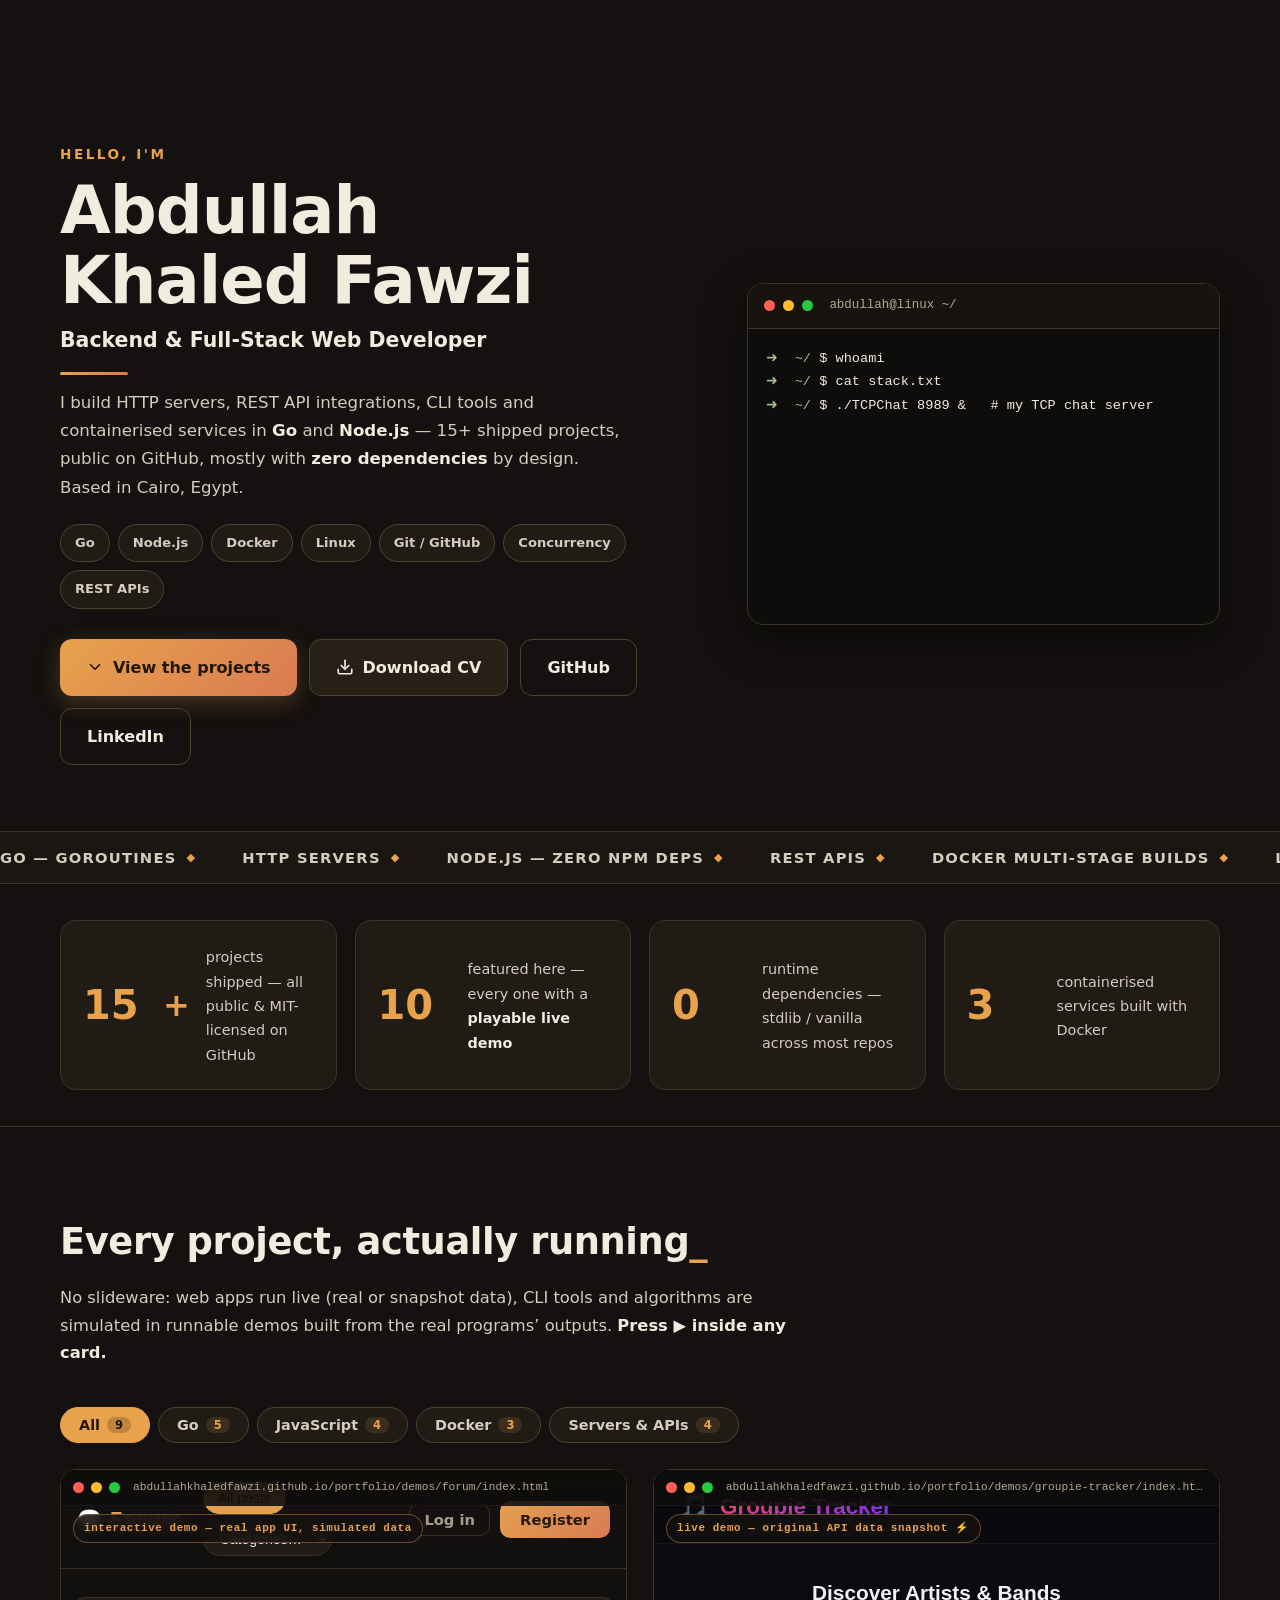
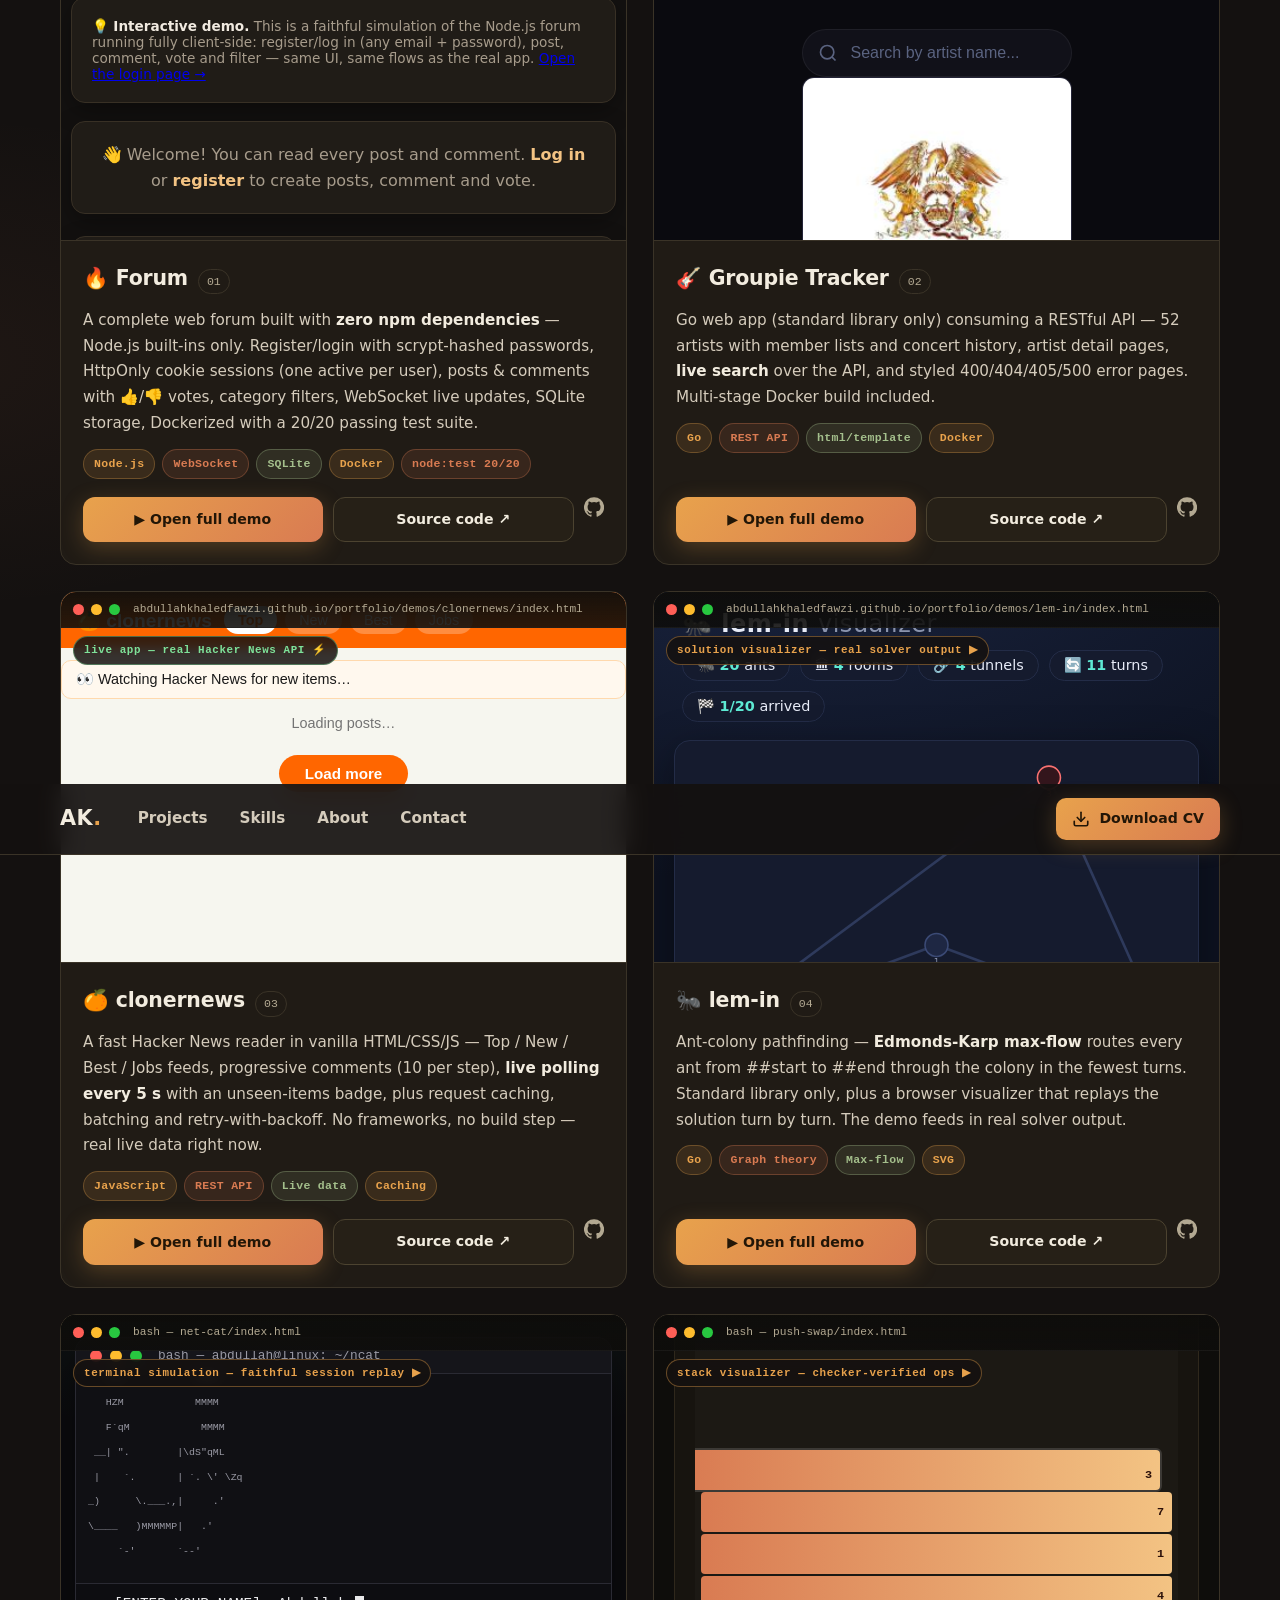
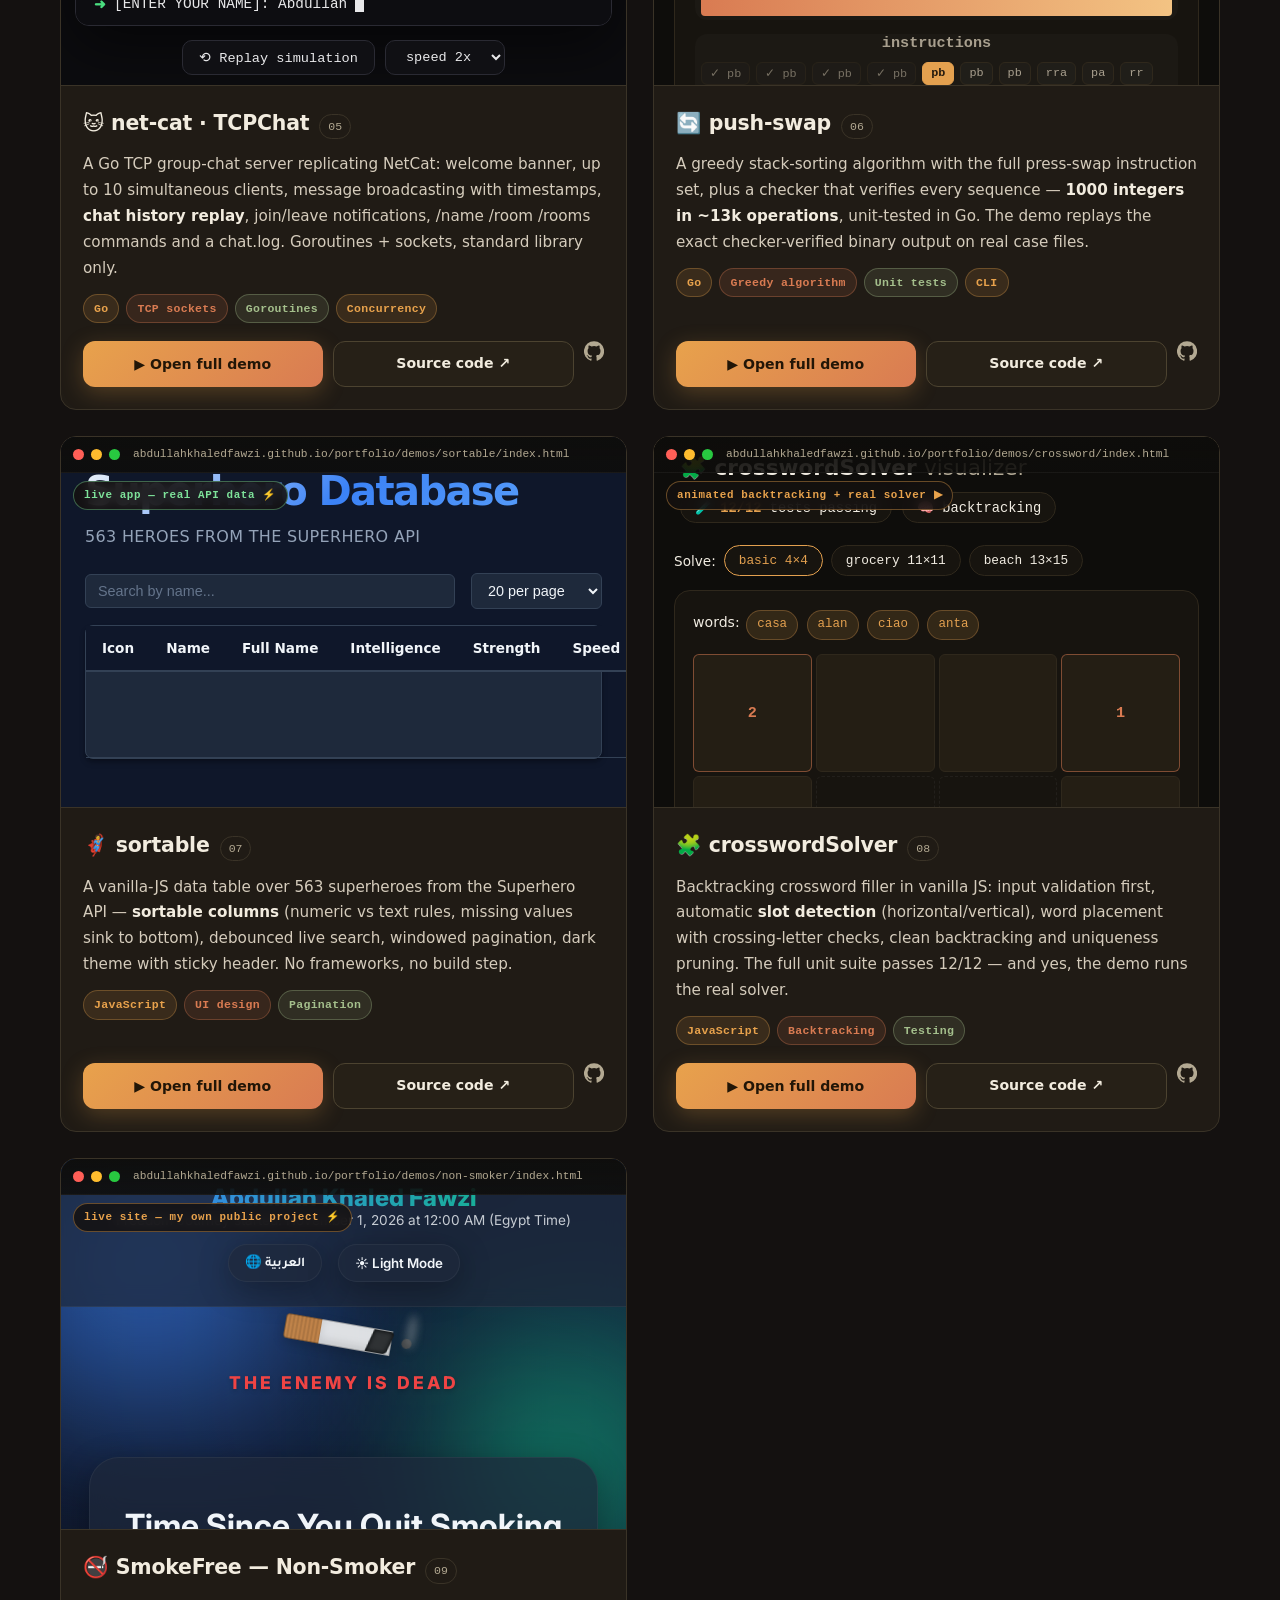
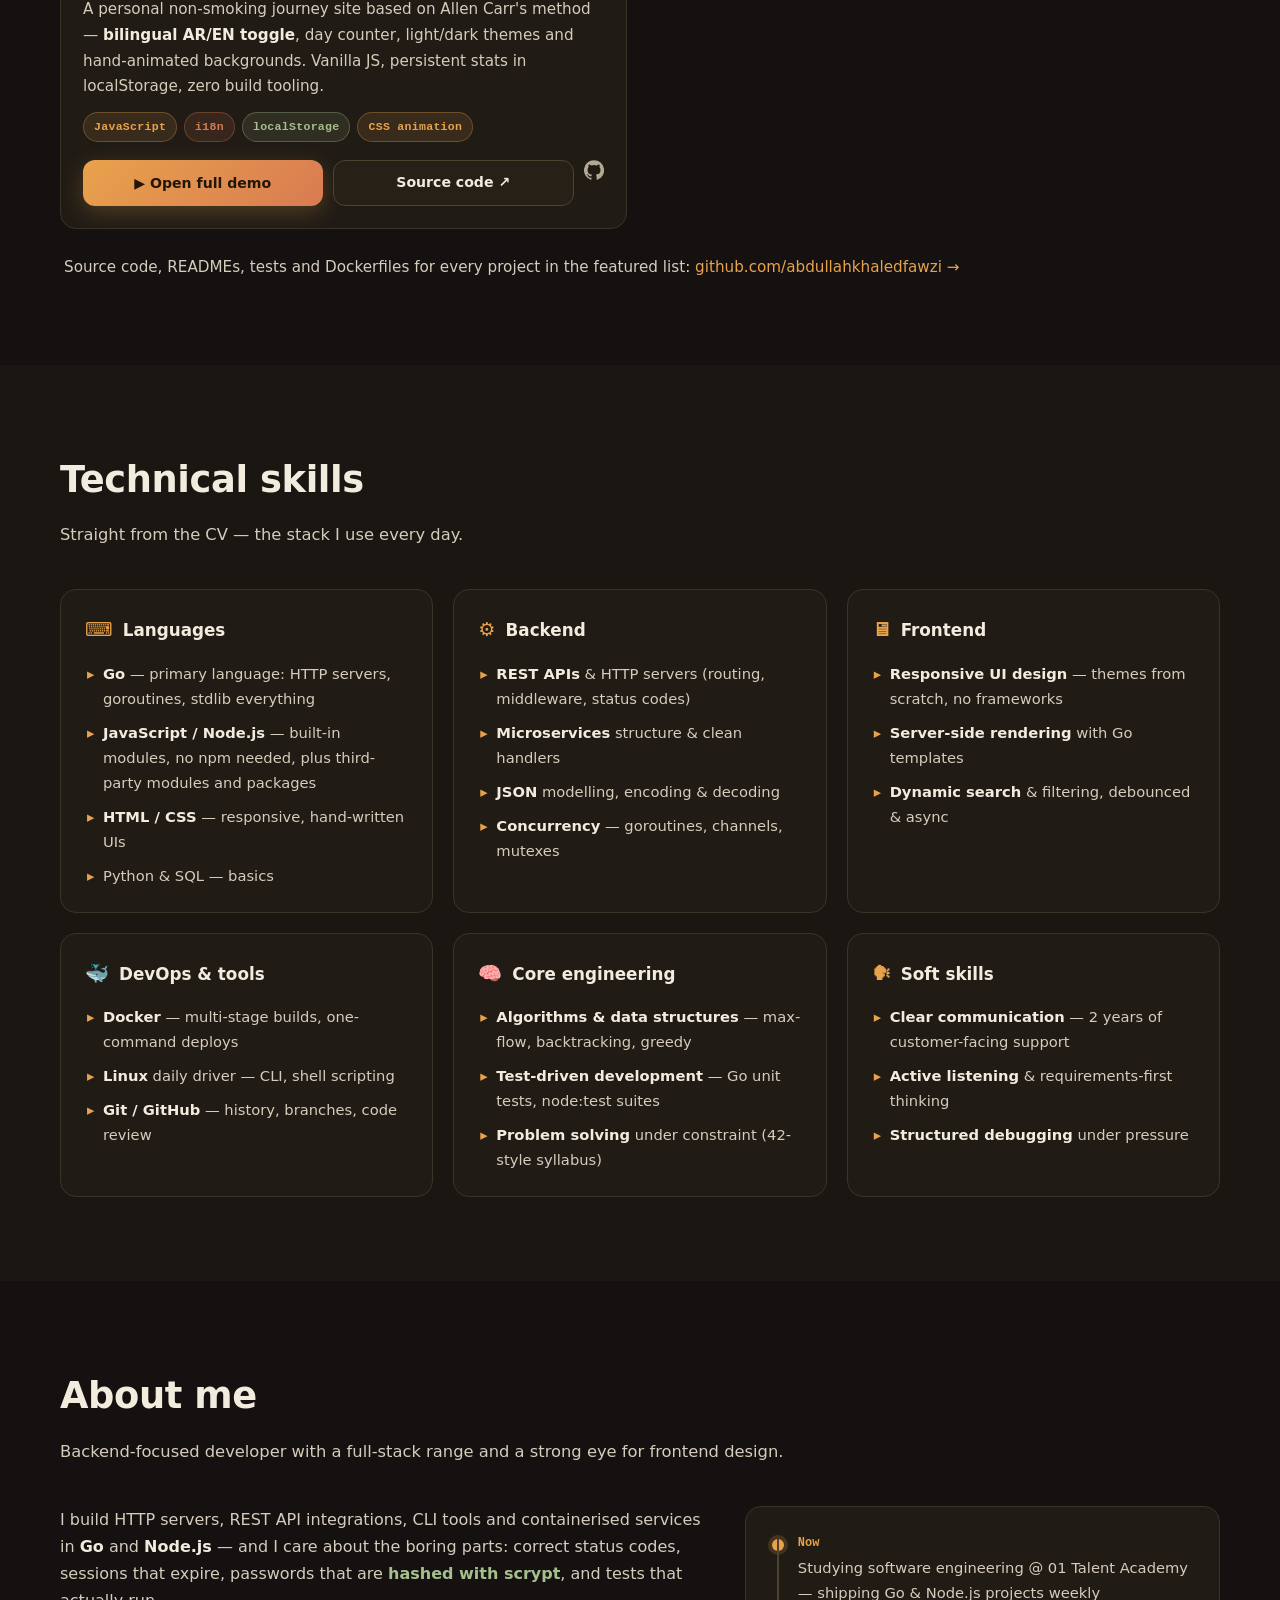
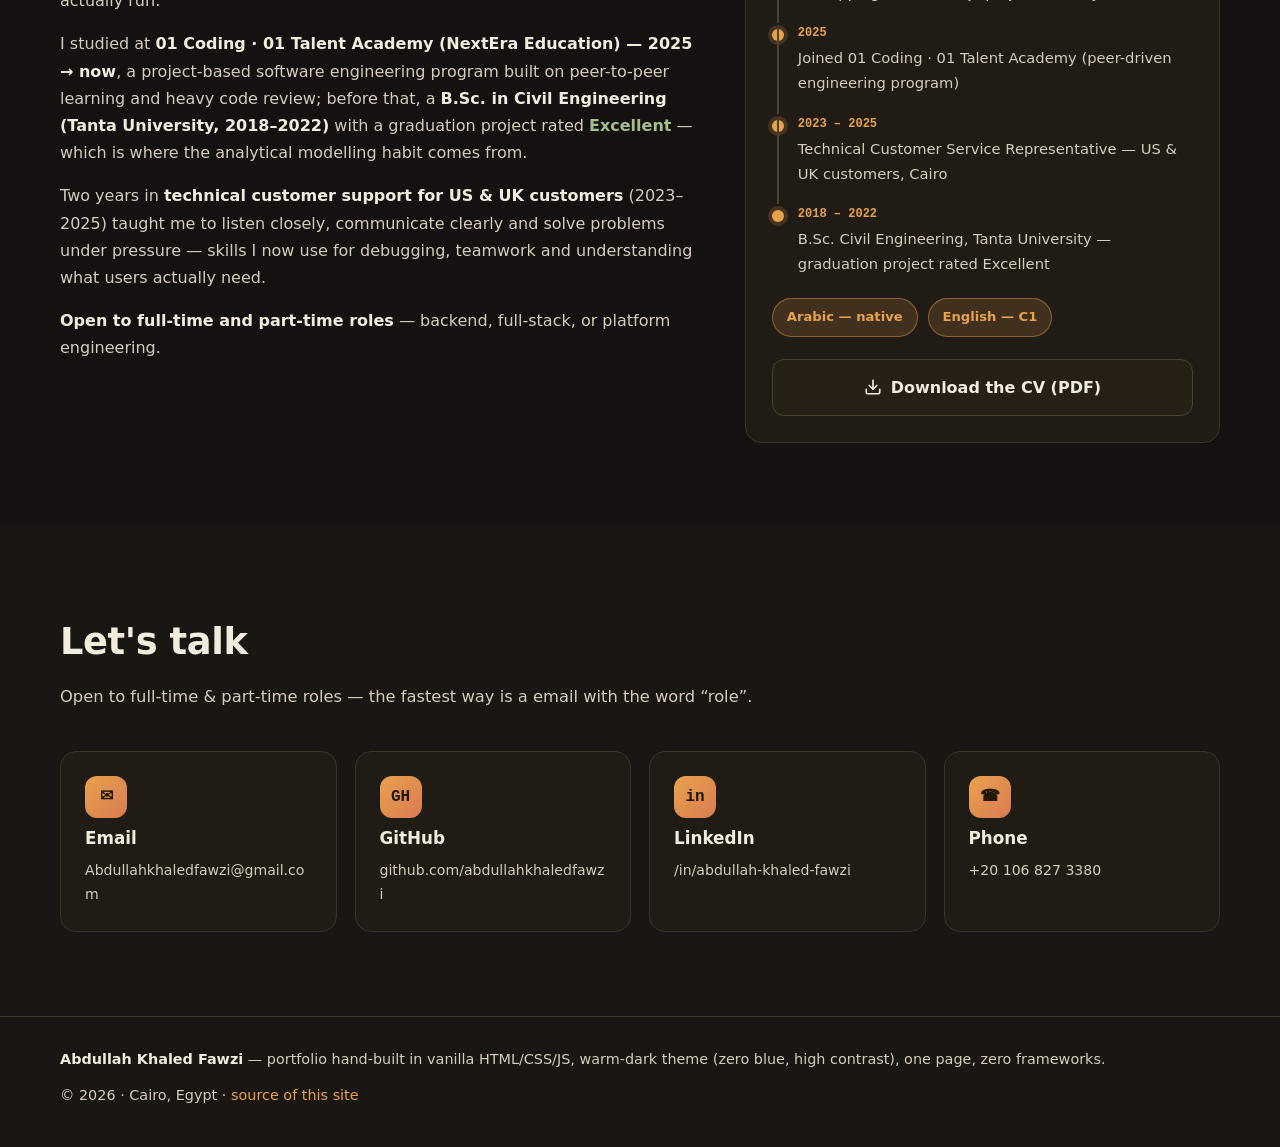
<file: index.html>
<!DOCTYPE html>
<html lang="en">
<head>
  <meta charset="UTF-8">
  <meta name="viewport" content="width=device-width, initial-scale=1.0">
  <title>Abdullah Khaled Fawzi — Backend &amp; Full-Stack Web Developer (Go · Node.js)</title>
  <meta name="description" content="Portfolio of Abdullah Khaled Fawzi — backend-focused, full-stack range. Go HTTP servers, Node.js systems, REST APIs, Docker, Linux and concurrency, with live runnable demos of every project.">
  <meta property="og:title" content="Abdullah Khaled Fawzi — Backend &amp; Full-Stack Web Developer">
  <meta property="og:description" content="Go · Node.js · Docker · Linux — 10 open-source projects with live, playable demos. HTTP servers, forums, REST APIs, concurrency and algorithms.">
  <meta property="og:type" content="website">
  <meta property="og:url" content="https://abdullahkhaledfawzi.github.io/portfolio/">
  <link rel="icon" href="data:image/svg+xml,%3Csvg xmlns='http://www.w3.org/2000/svg' viewBox='0 0 64 64'%3E%3Crect width='64' height='64' rx='14' fill='%23141110'/%3E%3Ctext x='32' y='42' font-family='Segoe UI,system-ui,sans-serif' font-size='30' font-weight='700' fill='%23e8a24c' text-anchor='middle'%3EAK.%3C/text%3E%3C/svg%3E">
  <link rel="stylesheet" href="style.css">
</head>
<body>
  <a class="skip-link" href="#projects">Skip to projects</a>

  <nav class="navbar" id="navbar">
    <div class="container nav-inner">
      <a href="#top" class="logo">AK<span class="logo-dot">.</span></a>
      <div class="nav-links">
        <a href="#projects">Projects</a>
        <a href="#skills">Skills</a>
        <a href="#about">About</a>
        <a href="#contact">Contact</a>
      </div>
      <a class="btn btn-primary btn-nav" href="assets/cv/Abdullah-Khaled-Fawzi-CV.pdf" download="Abdullah-Khaled-Fawzi-CV.pdf" aria-label="Download CV as PDF">
        <svg class="icon" viewBox="0 0 24 24" fill="none" stroke="currentColor" stroke-width="2.2" stroke-linecap="round" stroke-linejoin="round"><path d="M21 15v4a2 2 0 0 1-2 2H5a2 2 0 0 1-2-2v-4"/><polyline points="7 10 12 15 17 10"/><line x1="12" y1="15" x2="12" y2="3"/></svg>
        Download CV
      </a>
      <button class="nav-toggle" id="nav-toggle" aria-label="Open menu" aria-expanded="false">☰</button>
    </div>
  </nav>

  <header class="hero" id="top">
    <div class="container hero-inner">
      <div class="hero-text">
        <p class="hero-hello">Hello, I'm</p>
        <h1>Abdullah Khaled&nbsp;Fawzi</h1>
        <p class="hero-role">Backend &amp; Full-Stack Web Developer</p>
        <p class="hero-desc">I build HTTP&nbsp;servers, REST&nbsp;API integrations, CLI&nbsp;tools and containerised services in <strong>Go</strong> and <strong>Node.js</strong> — 15+ shipped projects, public on GitHub, mostly with <strong>zero dependencies</strong> by design. Based in Cairo, Egypt.</p>
        <div class="hero-chips" aria-label="Core stack">
          <span class="chip">Go</span>
          <span class="chip">Node.js</span>
          <span class="chip">Docker</span>
          <span class="chip">Linux</span>
          <span class="chip">Git / GitHub</span>
          <span class="chip">Concurrency</span>
          <span class="chip">REST APIs</span>
        </div>
        <div class="hero-actions">
          <a class="btn btn-primary btn-lg" href="#projects">
            <svg class="icon" viewBox="0 0 24 24" fill="none" stroke="currentColor" stroke-width="2.2" stroke-linecap="round" stroke-linejoin="round"><polyline points="6 9 12 15 18 9"/></svg>
            View the projects
          </a>
          <a class="btn btn-lg" href="assets/cv/Abdullah-Khaled-Fawzi-CV.pdf" download="Abdullah-Khaled-Fawzi-CV.pdf">
            <svg class="icon" viewBox="0 0 24 24" fill="none" stroke="currentColor" stroke-width="2.2" stroke-linecap="round" stroke-linejoin="round"><path d="M21 15v4a2 2 0 0 1-2 2H5a2 2 0 0 1-2-2v-4"/><polyline points="7 10 12 15 17 10"/><line x1="12" y1="15" x2="12" y2="3"/></svg>
            Download CV
          </a>
          <a class="btn btn-lg btn-ghost" href="https://github.com/abdullahkhaledfawzi" target="_blank" rel="noopener">GitHub</a>
          <a class="btn btn-lg btn-ghost" href="https://www.linkedin.com/in/abdullah-khaled-fawzi" target="_blank" rel="noopener">LinkedIn</a>
        </div>
      </div>
      <div class="hero-terminal" aria-hidden="true">
        <div class="term-bar">
          <span class="dot r"></span><span class="dot y"></span><span class="dot g"></span>
          <span class="term-title">abdullah@linux ~/</span>
        </div>
        <pre class="term-body" id="hero-term"></pre>
      </div>
    </div>
    <div class="hero-marquee" aria-hidden="true">
      <div class="marquee-track" id="marquee"></div>
    </div>
  </header>

  <section class="stats" aria-label="Quick facts">
    <div class="container stats-grid">
      <div class="stat"><span class="stat-num" data-count="15">0</span><span class="stat-plus">+</span><p>projects shipped — all public &amp; MIT-licensed on GitHub</p></div>
      <div class="stat"><span class="stat-num" data-count="10">0</span><p>featured here — every one with a <strong>playable live demo</strong></p></div>
      <div class="stat"><span class="stat-num" data-count="0">0</span><p>runtime dependencies — stdlib / vanilla across most repos</p></div>
      <div class="stat"><span class="stat-num" data-count="3">0</span><p>containerised services built with Docker</p></div>
    </div>
  </section>

  <section id="projects" class="section">
    <div class="container">
      <div class="section-head">
        <h2>Every project, actually running<span class="tx">_</span></h2>
        <p class="section-sub"> No slideware: web apps run live (real or snapshot data), CLI tools and algorithms are simulated in runnable demos built from the real programs’ outputs. <strong>Press ▶ inside any card.</strong></p>
      </div>
      <div class="filter-bar" id="filter-bar" role="tablist" aria-label="Filter projects">
        <button class="filter-btn active" data-filter="all">All <span class="count">9</span></button>
        <button class="filter-btn" data-filter="go">Go <span class="count">5</span></button>
        <button class="filter-btn" data-filter="js">JavaScript <span class="count">4</span></button>
        <button class="filter-btn" data-filter="docker">Docker <span class="count">3</span></button>
        <button class="filter-btn" data-filter="server">Servers &amp; APIs <span class="count">4</span></button>
      </div>
      <div class="project-grid" id="project-grid"></div>
      <p class="projects-note">Source code, READMEs, tests and Dockerfiles for every project in the featured list:
        <a href="https://github.com/abdullahkhaledfawzi?tab=repositories" target="_blank" rel="noopener">github.com/abdullahkhaledfawzi →</a>
      </p>
    </div>
  </section>

  <section id="skills" class="section section-alt">
    <div class="container">
      <div class="section-head">
        <h2>Technical skills</h2>
        <p class="section-sub">Straight from the CV — the stack I use every day.</p>
      </div>
      <div class="skills-grid">
        <div class="skill-card">
          <h3><span class="skill-ico">⌨</span> Languages</h3>
          <ul><li><b>Go</b> — primary language: HTTP servers, goroutines, stdlib everything</li><li><b>JavaScript / Node.js</b> — built-in modules, no npm needed, plus third-party modules and packages</li><li><b>HTML / CSS</b> — responsive, hand-written UIs</li><li>Python &amp; SQL — basics</li></ul>
        </div>
        <div class="skill-card">
          <h3><span class="skill-ico">⚙</span> Backend</h3>
          <ul><li><b>REST APIs</b> &amp; HTTP servers (routing, middleware, status codes)</li><li><b>Microservices</b> structure &amp; clean handlers</li><li><b>JSON</b> modelling, encoding &amp; decoding</li><li><b>Concurrency</b> — goroutines, channels, mutexes</li></ul>
        </div>
        <div class="skill-card">
          <h3><span class="skill-ico">🖥</span> Frontend</h3>
          <ul><li><b>Responsive UI design</b> — themes from scratch, no frameworks</li><li><b>Server-side rendering</b> with Go templates</li><li><b>Dynamic search</b> &amp; filtering, debounced &amp; async</li></ul>
        </div>
        <div class="skill-card">
          <h3><span class="skill-ico">🐳</span> DevOps &amp; tools</h3>
          <ul><li><b>Docker</b> — multi-stage builds, one-command deploys</li><li><b>Linux</b> daily driver — CLI, shell scripting</li><li><b>Git / GitHub</b> — history, branches, code review</li></ul>
        </div>
        <div class="skill-card">
          <h3><span class="skill-ico">🧠</span> Core engineering</h3>
          <ul><li><b>Algorithms &amp; data structures</b> — max-flow, backtracking, greedy</li><li><b>Test-driven development</b> — Go unit tests, node:test suites</li><li><b>Problem solving</b> under constraint (42-style syllabus)</li></ul>
        </div>
        <div class="skill-card">
          <h3><span class="skill-ico">🗣</span> Soft skills</h3>
          <ul><li><b>Clear communication</b> — 2 years of customer-facing support</li><li><b>Active listening</b> &amp; requirements-first thinking</li><li><b>Structured debugging</b> under pressure</li></ul>
        </div>
      </div>
    </div>
  </section>

  <section id="about" class="section">
    <div class="container">
      <div class="section-head">
        <h2>About me</h2>
        <p class="section-sub">Backend-focused developer with a full-stack range and a strong eye for frontend design.</p>
      </div>
      <div class="about-grid">
        <div class="about-text">
          <p>I build HTTP servers, REST API integrations, CLI tools and containerised services in <strong>Go</strong> and <strong>Node.js</strong> — and I care about the boring parts: correct status codes, sessions that expire, passwords that are <em>hashed with scrypt</em>, and tests that actually run.</p>
          <p>I studied at <strong>01 Coding · 01 Talent Academy (NextEra Education) — 2025 → now</strong>, a project-based software engineering program built on peer-to-peer learning and heavy code review; before that, a <strong>B.Sc. in Civil Engineering (Tanta University, 2018–2022)</strong> with a graduation project rated <em>Excellent</em> — which is where the analytical modelling habit comes from.</p>
          <p>Two years in <strong>technical customer support for US &amp; UK customers</strong> (2023–2025) taught me to listen closely, communicate clearly and solve problems under pressure — skills I now use for debugging, teamwork and understanding what users actually need.</p>
          <p><strong>Open to full-time and part-time roles</strong> — backend, full-stack, or platform engineering.</p>
        </div>
        <div class="about-side">
          <div class="timeline">
            <div class="tl-item">
              <span class="tl-dot"></span>
              <div>
                <p class="tl-when">Now</p>
                <p class="tl-what">Studying software engineering @ 01 Talent Academy — shipping Go &amp; Node.js projects weekly</p>
              </div>
            </div>
            <div class="tl-item">
              <span class="tl-dot"></span>
              <div>
                <p class="tl-when">2025</p>
                <p class="tl-what">Joined 01 Coding · 01 Talent Academy (peer-driven engineering program)</p>
              </div>
            </div>
            <div class="tl-item">
              <span class="tl-dot"></span>
              <div>
                <p class="tl-when">2023 – 2025</p>
                <p class="tl-what">Technical Customer Service Representative — US &amp; UK customers, Cairo</p>
              </div>
            </div>
            <div class="tl-item">
              <span class="tl-dot"></span>
              <div>
                <p class="tl-when">2018 – 2022</p>
                <p class="tl-what">B.Sc. Civil Engineering, Tanta University — graduation project rated Excellent</p>
              </div>
            </div>
          </div>
          <div class="lang-badges">
            <span class="chip chip-solid">Arabic — native</span>
            <span class="chip chip-solid">English — C1</span>
          </div>
          <a class="btn btn-lg btn-block" href="assets/cv/Abdullah-Khaled-Fawzi-CV.pdf" download="Abdullah-Khaled-Fawzi-CV.pdf">
            <svg class="icon" viewBox="0 0 24 24" fill="none" stroke="currentColor" stroke-width="2.2" stroke-linecap="round" stroke-linejoin="round"><path d="M21 15v4a2 2 0 0 1-2 2H5a2 2 0 0 1-2-2v-4"/><polyline points="7 10 12 15 17 10"/><line x1="12" y1="15" x2="12" y2="3"/></svg>
            Download the CV (PDF)
          </a>
        </div>
      </div>
    </div>
  </section>

  <section id="contact" class="section section-alt">
    <div class="container">
      <div class="section-head">
        <h2>Let's talk</h2>
        <p class="section-sub">Open to full-time &amp; part-time roles — the fastest way is a email with the word “role”.</p>
      </div>
      <div class="contact-grid">
        <a class="contact-item" href="mailto:Abdullahkhaledfawzi@gmail.com">
          <span class="ci-ico">✉</span>
          <span class="ci-main">Email</span>
          <span class="ci-sub">Abdullahkhaledfawzi@gmail.com</span>
        </a>
        <a class="contact-item" href="https://github.com/abdullahkhaledfawzi" target="_blank" rel="noopener">
          <span class="ci-ico"> GH</span>
          <span class="ci-main">GitHub</span>
          <span class="ci-sub">github.com/abdullahkhaledfawzi</span>
        </a>
        <a class="contact-item" href="https://www.linkedin.com/in/abdullah-khaled-fawzi" target="_blank" rel="noopener">
          <span class="ci-ico">in</span>
          <span class="ci-main">LinkedIn</span>
          <span class="ci-sub">/in/abdullah-khaled-fawzi</span>
        </a>
        <a class="contact-item" href="tel:+201068273380">
          <span class="ci-ico">☎</span>
          <span class="ci-main">Phone</span>
          <span class="ci-sub">+20 106 827 3380</span>
        </a>
      </div>
    </div>
  </section>

  <footer class="footer">
    <div class="container footer-inner">
      <p><strong>Abdullah Khaled Fawzi</strong> — portfolio hand-built in vanilla HTML/CSS/JS, warm-dark theme (zero blue, high contrast), one page, zero frameworks.</p>
      <p>© <span id="year"></span> · Cairo, Egypt · <a href="https://github.com/abdullahkhaledfawzi/portfolio" target="_blank" rel="noopener">source of this site</a></p>
    </div>
  </footer>

  <!-- Demo modal -->
  <div class="modal" id="demo-modal" aria-hidden="true" role="dialog" aria-label="Live project demo">
    <div class="modal-backdrop" data-close></div>
    <div class="modal-shell">
      <div class="modal-bar">
        <span class="modal-title" id="modal-title">demo</span>
        <div class="modal-actions">
          <a class="btn btn-sm" href="#" id="modal-open" target="_blank" rel="noopener">Open in new tab ↗</a>
          <button class="btn btn-sm" data-close aria-label="Close demo">✕ Close</button>
        </div>
      </div>
      <iframe id="modal-frame" title="Project demo" allow="fullscreen"></iframe>
    </div>
  </div>

  <script src="app.js"></script>
</body>
</html>
</file>
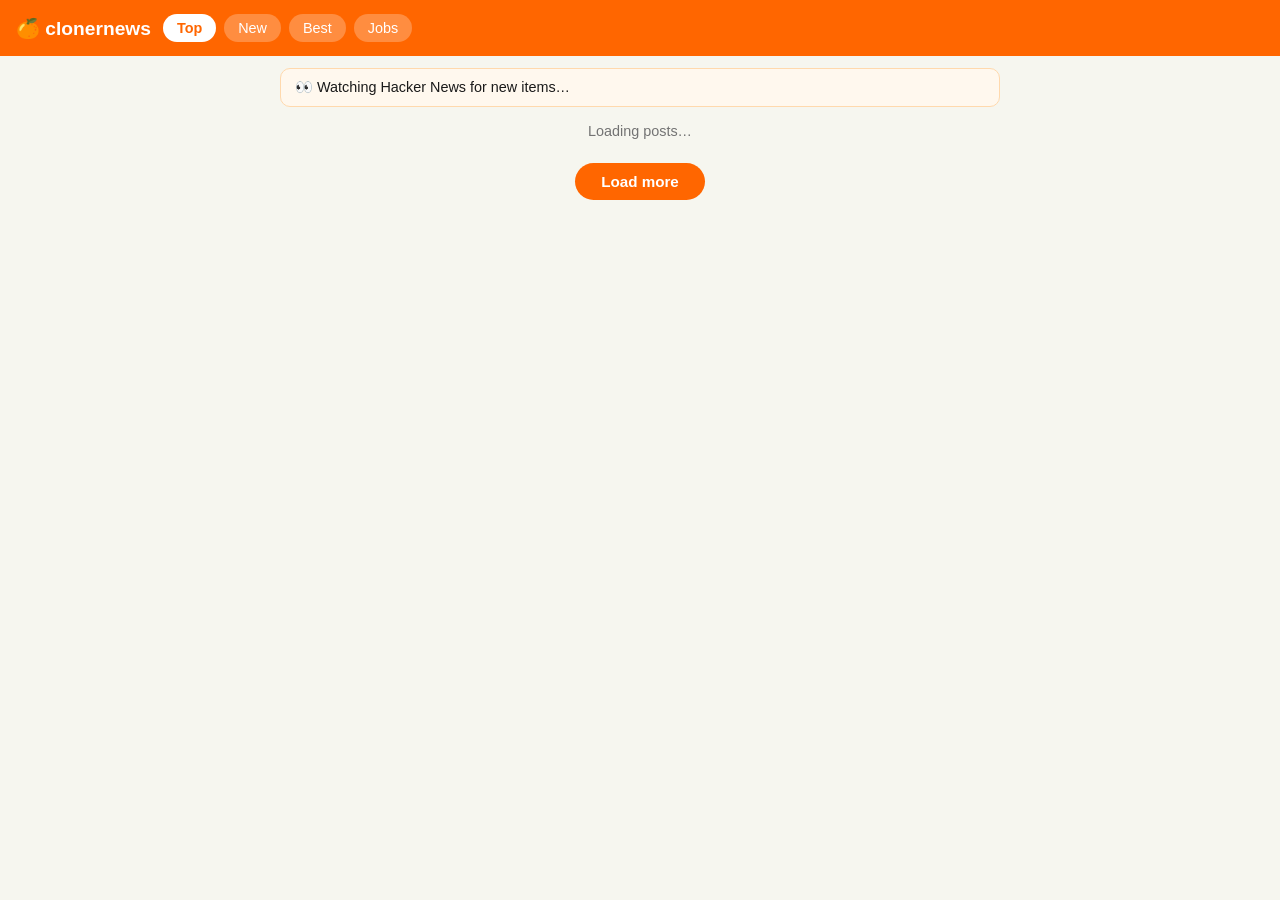
<file: demos/clonernews/index.html>
<!DOCTYPE html>
<html lang="en">
<head>
  <meta charset="UTF-8" />
  <meta name="viewport" content="width=device-width, initial-scale=1" />
  <title>clonernews — a tiny Hacker News reader</title>
  <link rel="stylesheet" href="styles.css" />
</head>
<body>
  <!-- Top bar: app name + the feed tabs -->
  <header class="topbar">
    <h1 class="logo">🍊 clonernews</h1>
    <nav class="tabs">
      <button class="tab active" data-feed="top">Top</button>
      <button class="tab" data-feed="new">New</button>
      <button class="tab" data-feed="best">Best</button>
      <button class="tab" data-feed="job">Jobs</button>
    </nav>
  </header>

  <!-- Live Data section: shows the newest item and a badge with
       the number of unseen items. The button merges them on top. -->
  <section class="live" id="live-panel">
    <span id="live-info">👀 Watching Hacker News for new items…</span>
    <button id="live-button" class="hidden">
      🔔 <span id="live-count">0</span> new — show them
    </button>
  </section>

  <!-- The post feed + its status line (loading / error / empty) -->
  <main class="container">
    <p id="status" class="status" role="status"></p>
    <div id="feed"></div>
    <button id="load-more" class="load-more hidden">Load more</button>
  </main>

  <!-- Toast notifications (bottom of the screen) -->
  <div class="toasts" id="toasts"></div>

  <!-- Our JS modules, loaded in dependency order:
       utils -> api -> render -> comments -> feed -> live -> main -->
  <script src="js/utils.js"></script>
  <script src="js/api.js"></script>
  <script src="js/render.js"></script>
  <script src="js/comments.js"></script>
  <script src="js/feed.js"></script>
  <script src="js/live.js"></script>
  <script src="js/main.js"></script>
</body>
</html>
</file>
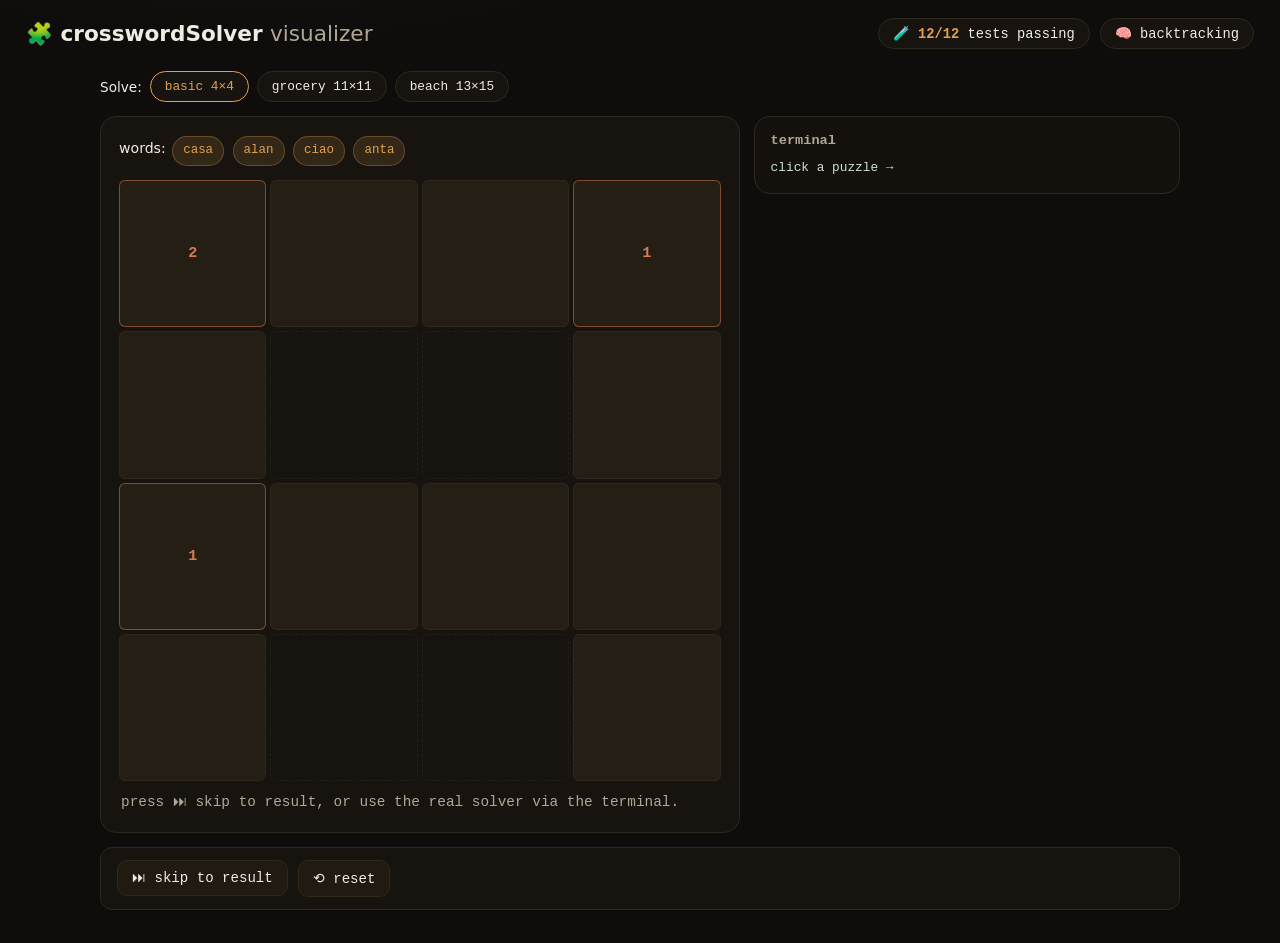
<file: demos/crossword/index.html>
<!DOCTYPE html>
<html lang="en">
<head>
    <meta charset="UTF-8">
    <meta name="viewport" content="width=device-width, initial-scale=1.0">
    <title>crosswordSolver — Backtracking Visualizer</title>
    <link rel="stylesheet" href="style.css">
</head>
<body>
    <header class="top">
        <h1>🧩 crosswordSolver <span class="dim">visualizer</span></h1>
        <div class="chips">
            <span class="chip">🧪 <b>12/12</b> tests passing</span>
            <span class="chip">🧠 backtracking</span>
        </div>
    </header>

    <main>
        <div id="preset-bar">
            <span class="dim">Solve:</span>
            <button class="preset-btn active" data-case="basic">basic 4×4</button>
            <button class="preset-btn" data-case="grocery">grocery 11×11</button>
            <button class="preset-btn" data-case="beach">beach 13×15</button>
        </div>

        <div id="stage">
            <div id="grid-wrap">
                <div id="word-list" class="dim"></div>
                <div id="grid"></div>
                <p id="status"></p>
            </div>
            <div id="side">
                <h2>terminal</h2>
                <pre id="term">click a puzzle →</pre>
            </div>
        </div>

        <div id="controls">
            <button id="btn-skip">⏭ skip to result</button>
            <button id="btn-reset">⟲ reset</button>
        </div>
    </main>

    <script src="solver.js"></script>
    <script src="cases.js"></script>
    <script src="app.js"></script>
</body>
</html>
</file>
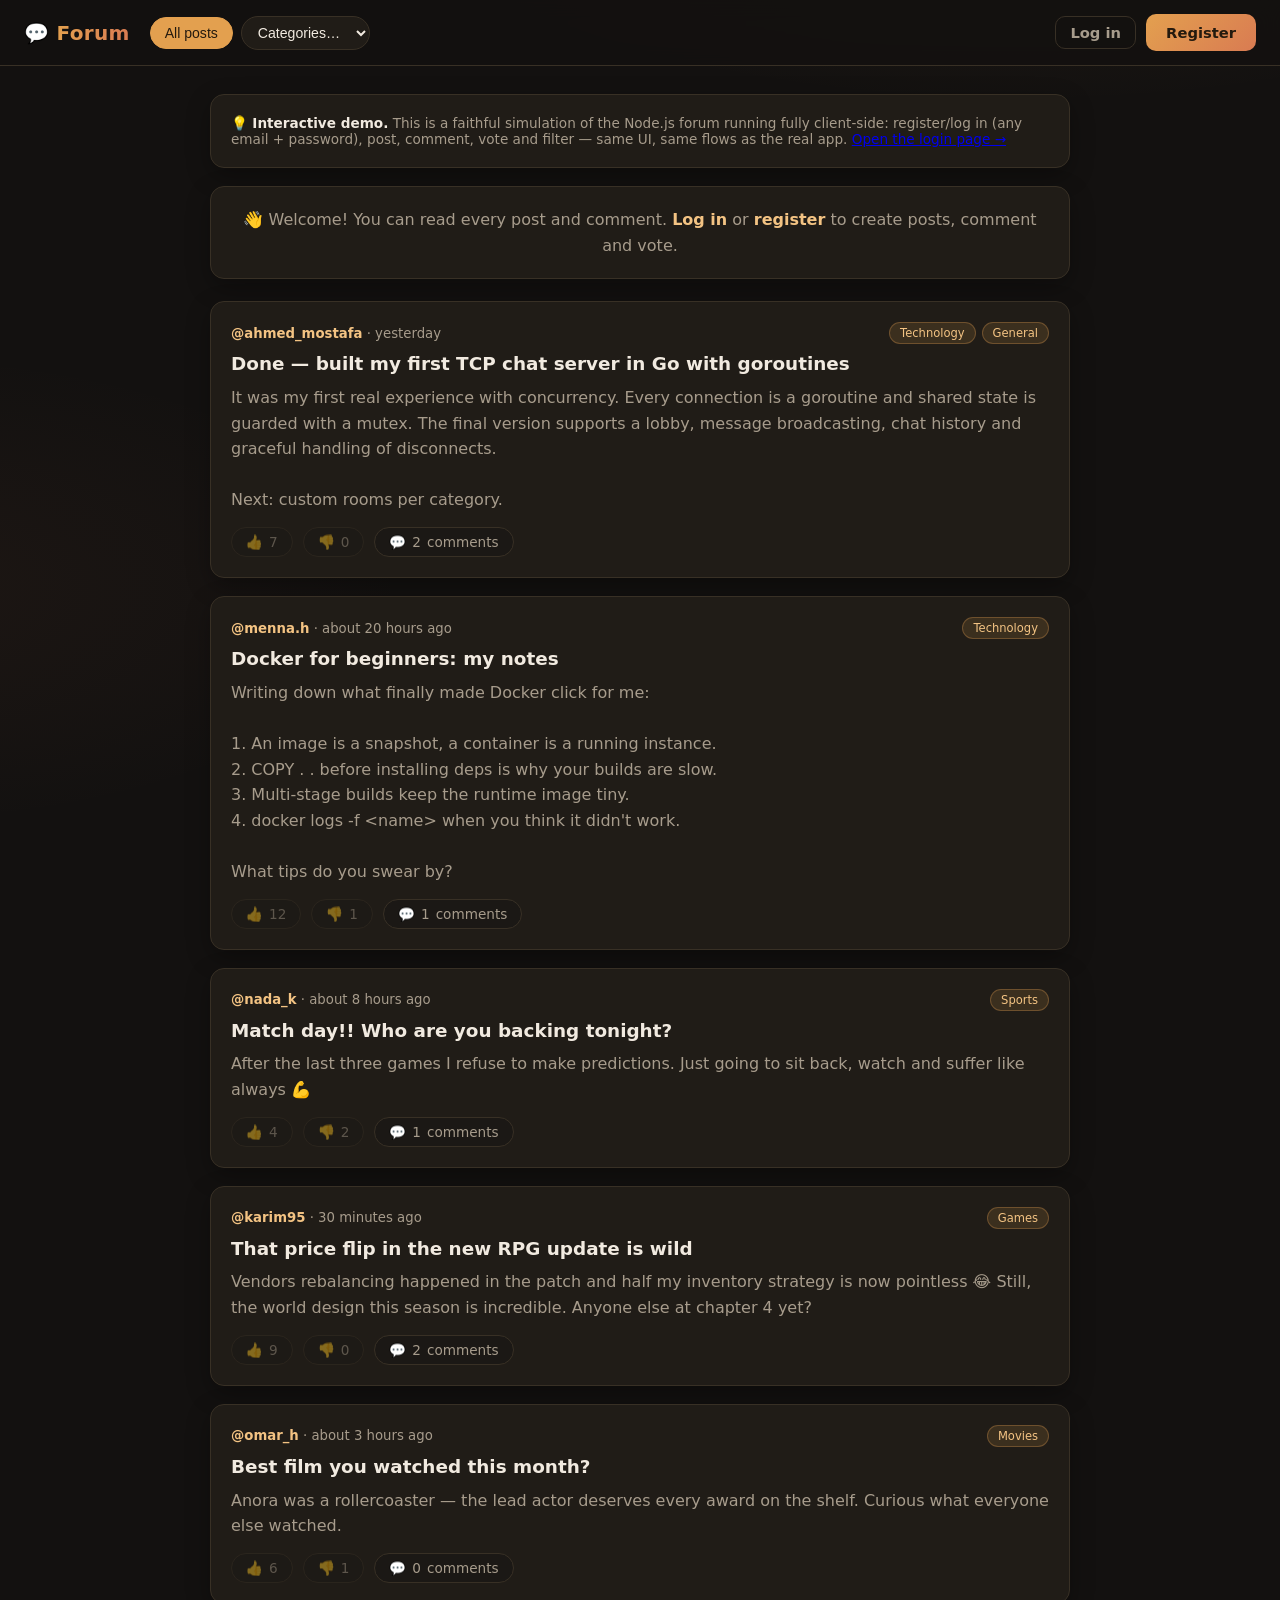
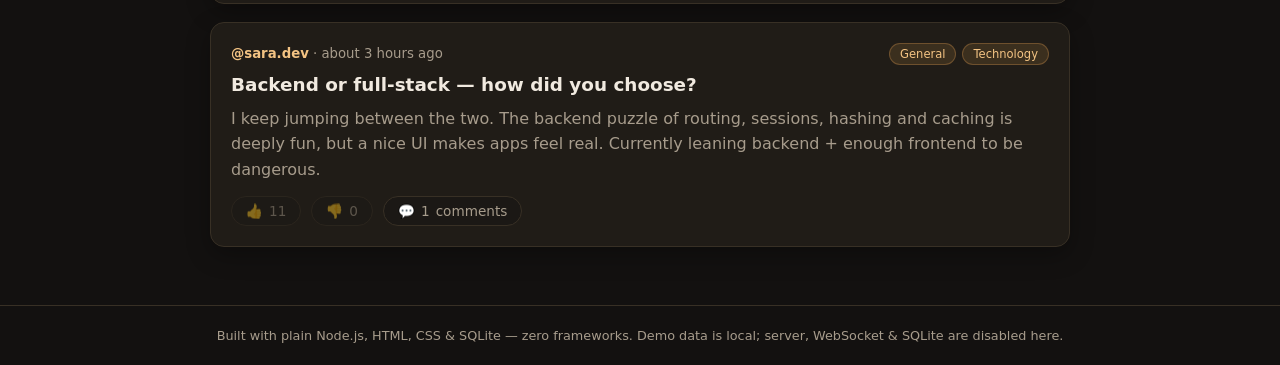
<file: demos/forum/index.html>
<!DOCTYPE html>
<html lang="en">
<head>
  <meta charset="UTF-8">
  <meta name="viewport" content="width=device-width, initial-scale=1.0">
  <title>Forum — talk about anything (demo)</title>
  <link rel="stylesheet" href="style.css">
</head>
<body>
  <header class="topbar">
    <a href="#" class="logo" id="logo-link">💬 <span>Forum</span></a>

    <nav class="filters" id="filters">
      <button class="filter-btn active" data-filter="all">All posts</button>
      <select id="category-filter" class="filter-select" title="Filter by category">
        <option value="">Categories…</option>
      </select>
      <button class="filter-btn" data-filter="mine" data-auth="1">My posts</button>
      <button class="filter-btn" data-filter="liked" data-auth="1">Liked posts</button>
    </nav>

    <div class="auth-area" id="auth-area"></div>
  </header>

  <main class="container">
    <!-- demo note -->
    <section class="card demo-note-card" id="demo-note" style="margin-bottom:18px; font-size:.85rem; color:var(--text-dim);">
      💡 <b style="color:var(--text);">Interactive demo.</b> This is a faithful simulation of the Node.js forum
      running fully client-side: register/log in (any email + password), post, comment, vote and filter —
      same UI, same flows as the real app. <a href="login.html">Open the login page →</a>
    </section>

    <!-- New post composer (registered users only) -->
    <section class="card composer hidden" id="composer">
      <h2>✍️ Create a post</h2>
      <form id="post-form">
        <input id="post-title" type="text" placeholder="Post title" maxlength="200" autocomplete="off">
        <textarea id="post-content" rows="4" placeholder="What do you want to talk about?" maxlength="10000"></textarea>
        <div class="category-boxes" id="category-checkboxes"></div>
        <div class="composer-actions">
          <span class="form-error" id="post-error"></span>
          <button type="submit" class="btn primary">Publish</button>
        </div>
      </form>
    </section>

    <!-- Hint shown to guests instead of the composer -->
    <section class="card guest-hint" id="guest-hint">
      👋 Welcome! You can read every post and comment.
      <a href="login.html">Log in</a> or <a href="register.html">register</a>
      to create posts, comment and vote.
    </section>

    <div id="posts"></div>
  </main>

  <footer class="footer">Built with plain Node.js, HTML, CSS &amp; SQLite — zero frameworks. Demo data is local; server, WebSocket &amp; SQLite are disabled here.</footer>
  <script src="demo.js"></script>
</body>
</html>
</file>
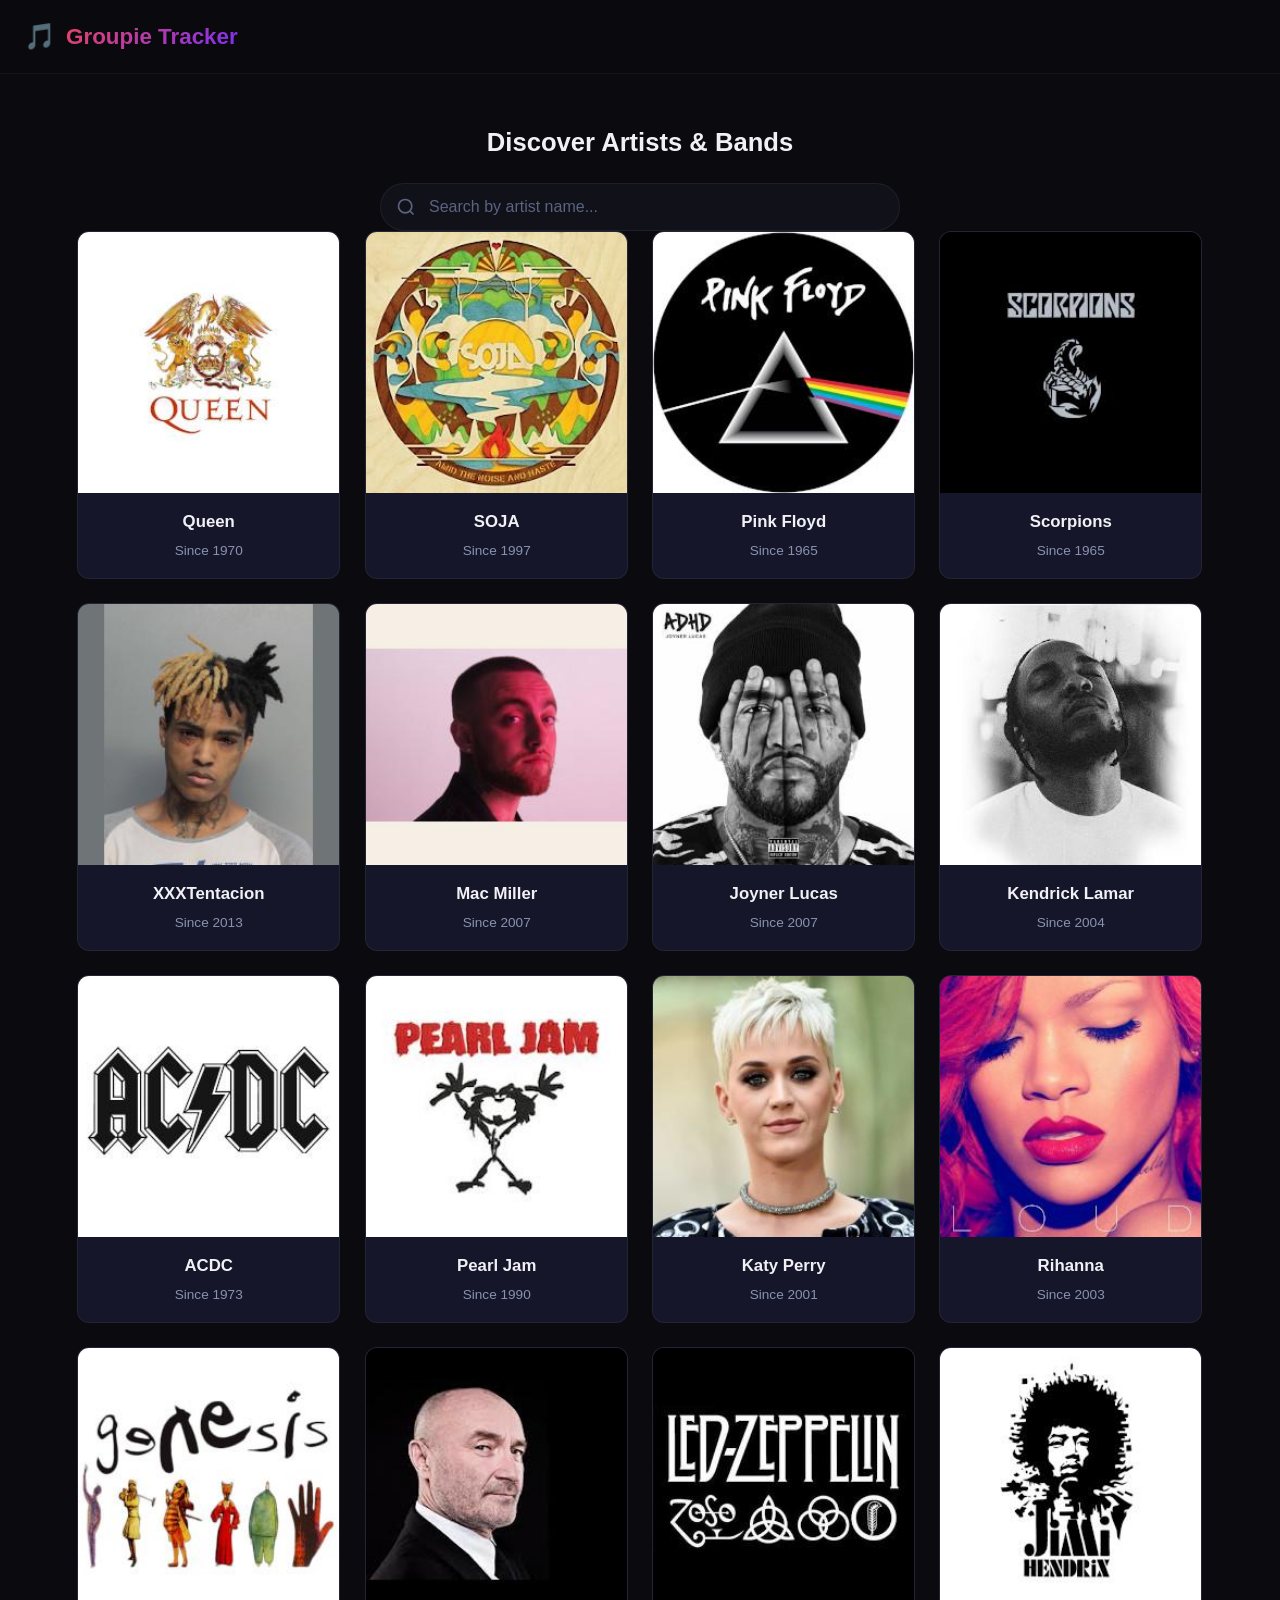
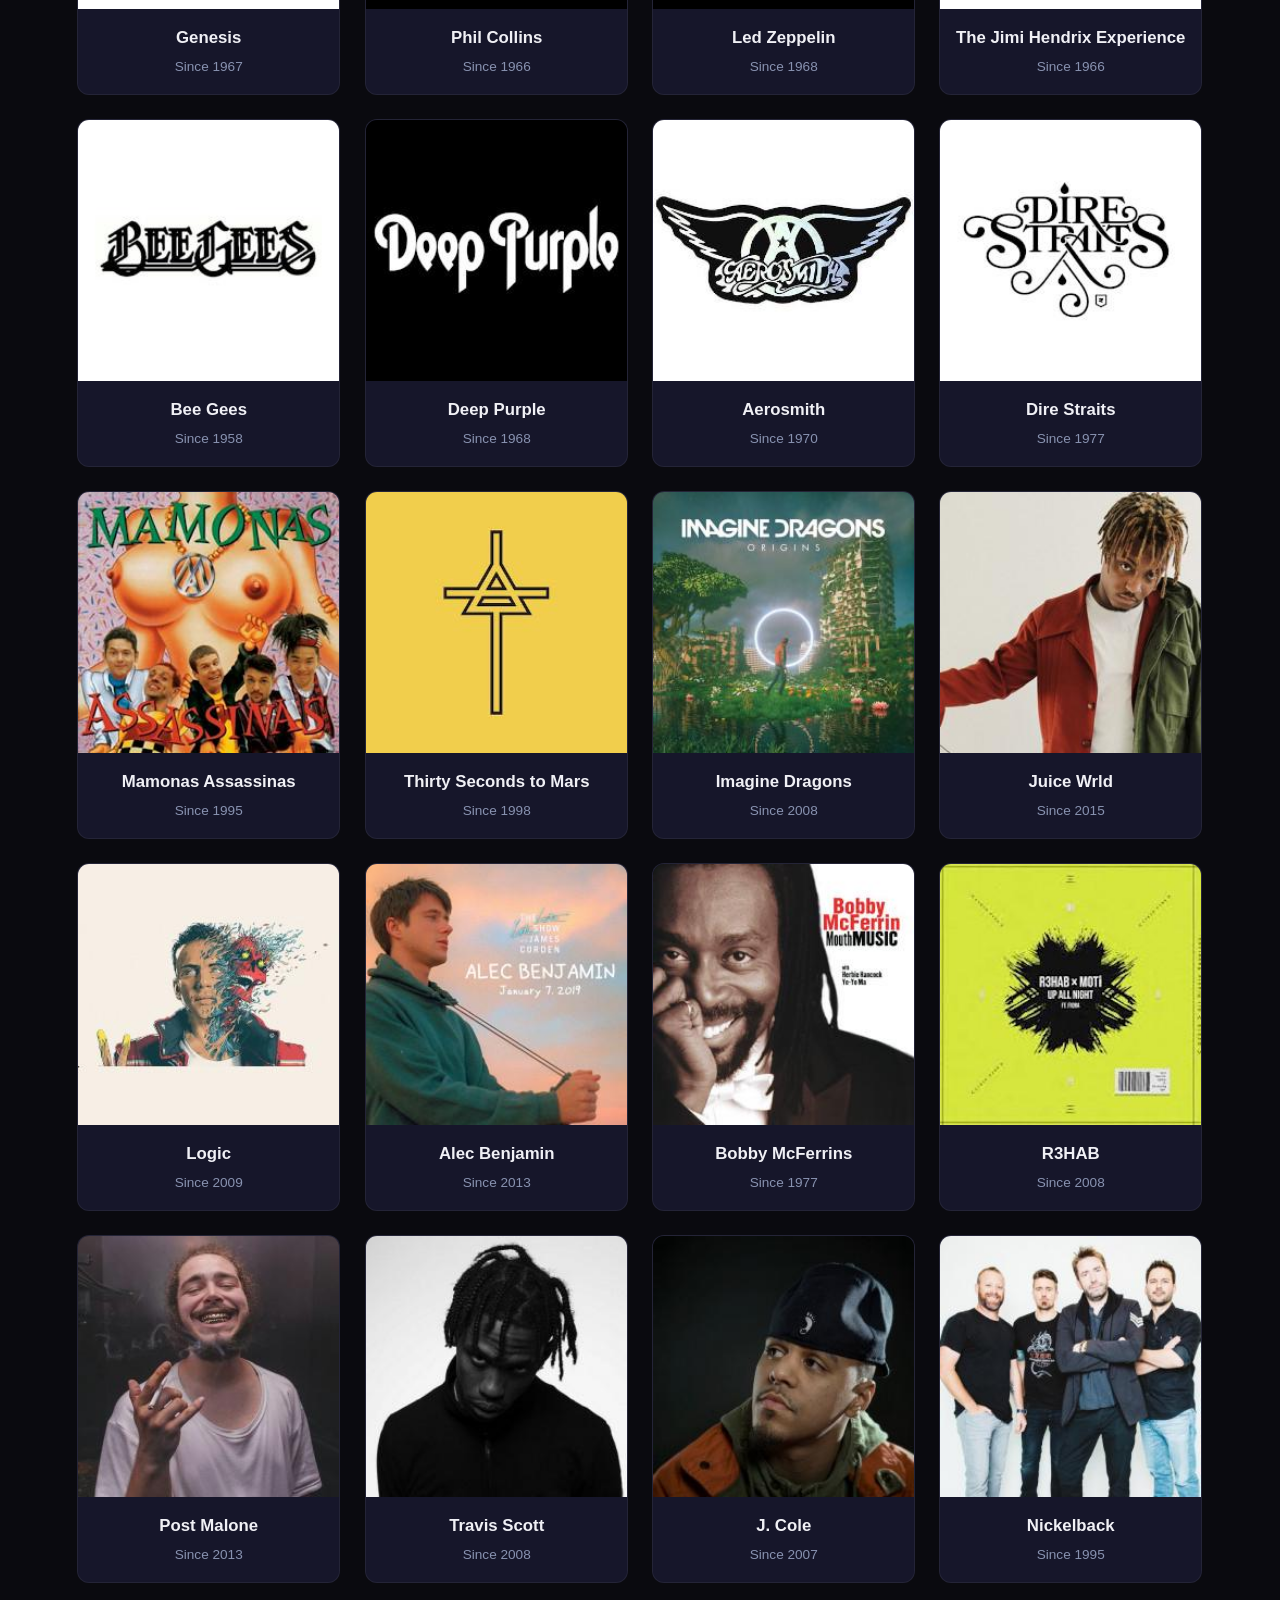
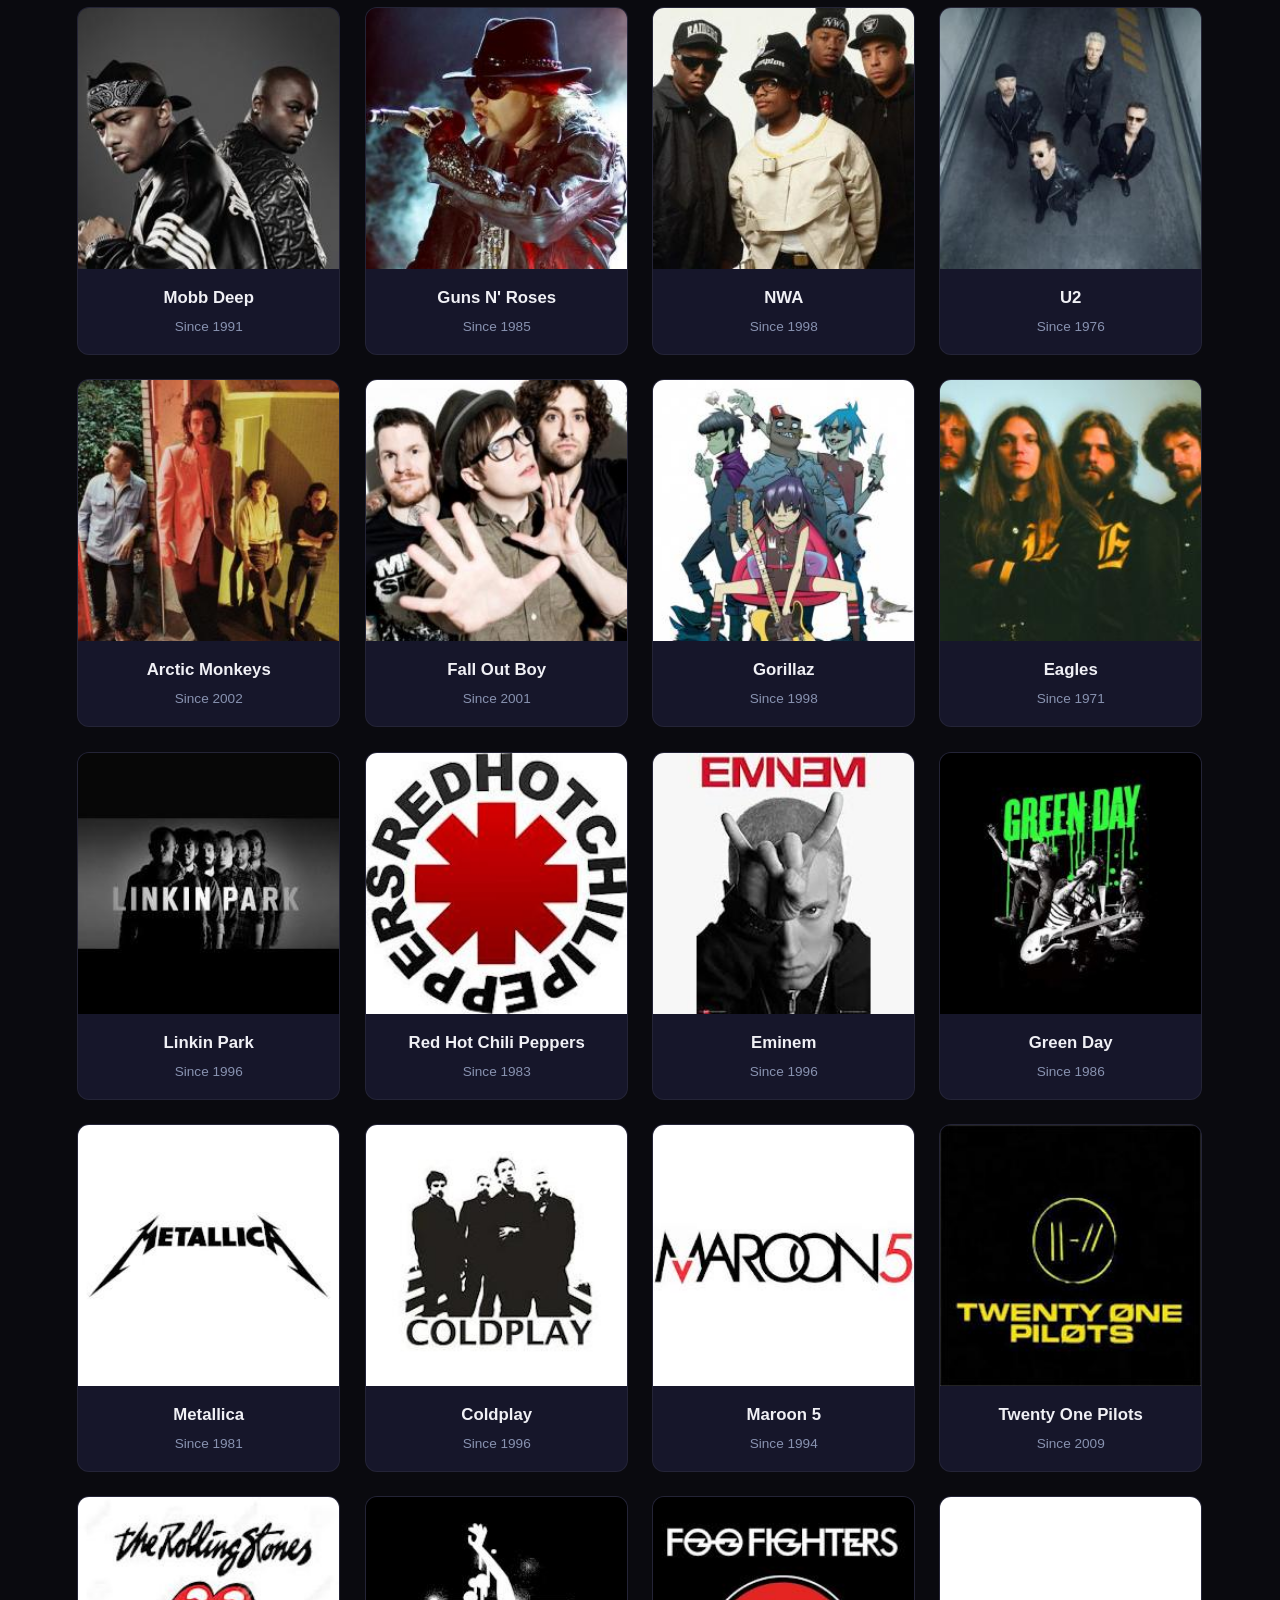
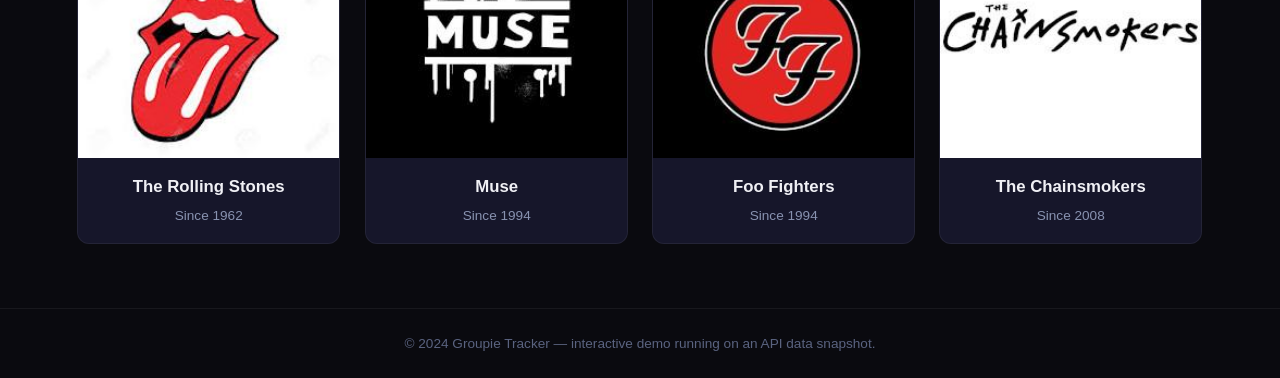
<file: demos/groupie-tracker/index.html>
<!DOCTYPE html>
<html lang="en">
<head>
    <meta charset="UTF-8">
    <meta name="viewport" content="width=device-width, initial-scale=1.0">
    <meta name="description" content="Groupie Tracker — interactive demo running on an API data snapshot.">
    <title>Groupie Tracker — Demo</title>
    <link rel="stylesheet" href="style.css">
    <style>
        /* demo-only bar (kept visually close to the app) */
        .demo-note {
            max-width: 1100px; margin: 10px auto 0; padding: 10px 20px;
            font-size: .8rem; color: #b8b209; color: #a79c8c; text-align: center;
        }
        .demo-note b { color: #e94560; }
        .back-inline { display: none; padding: 4px 0; }
    </style>
</head>
<body>
    <header class="site-header">
        <div class="container">
            <a href="#" class="logo" id="logo-link">
                <span class="logo-icon">🎵</span>
                <span class="logo-text">Groupie Tracker</span>
            </a>
        </div>
    </header>

    <main class="container" id="main">
        <!-- Search block -->
        <section class="search-block" id="home-view">
            <h2 class="search-title">Discover Artists &amp; Bands</h2>
            <div class="search-wrapper">
                <svg class="search-icon" viewBox="0 0 24 24" fill="none" stroke="currentColor" stroke-width="2">
                    <circle cx="11" cy="11" r="8"></circle>
                    <path d="m21 21-4.35-4.35"></path>
                </svg>
                <input type="text" id="search-input" placeholder="Search by artist name..." autocomplete="off" aria-label="Search artists">
            </div>
            <div id="artists-grid" class="cards-grid"></div>
            <div id="no-results" class="no-results" style="display:none;">
                <p>🔍 No artists found matching your search.</p>
            </div>
        </section>

        <!-- Artist detail -->
        <section id="artist-view" style="display:none;"></section>
    </main>

    <footer class="site-footer">
        <div class="container">
            <p>&copy; 2024 Groupie Tracker &mdash; interactive demo running on an API data snapshot.</p>
        </div>
    </footer>

    <script src="data.js"></script>
    <script src="demo.js"></script>
</body>
</html>
</file>
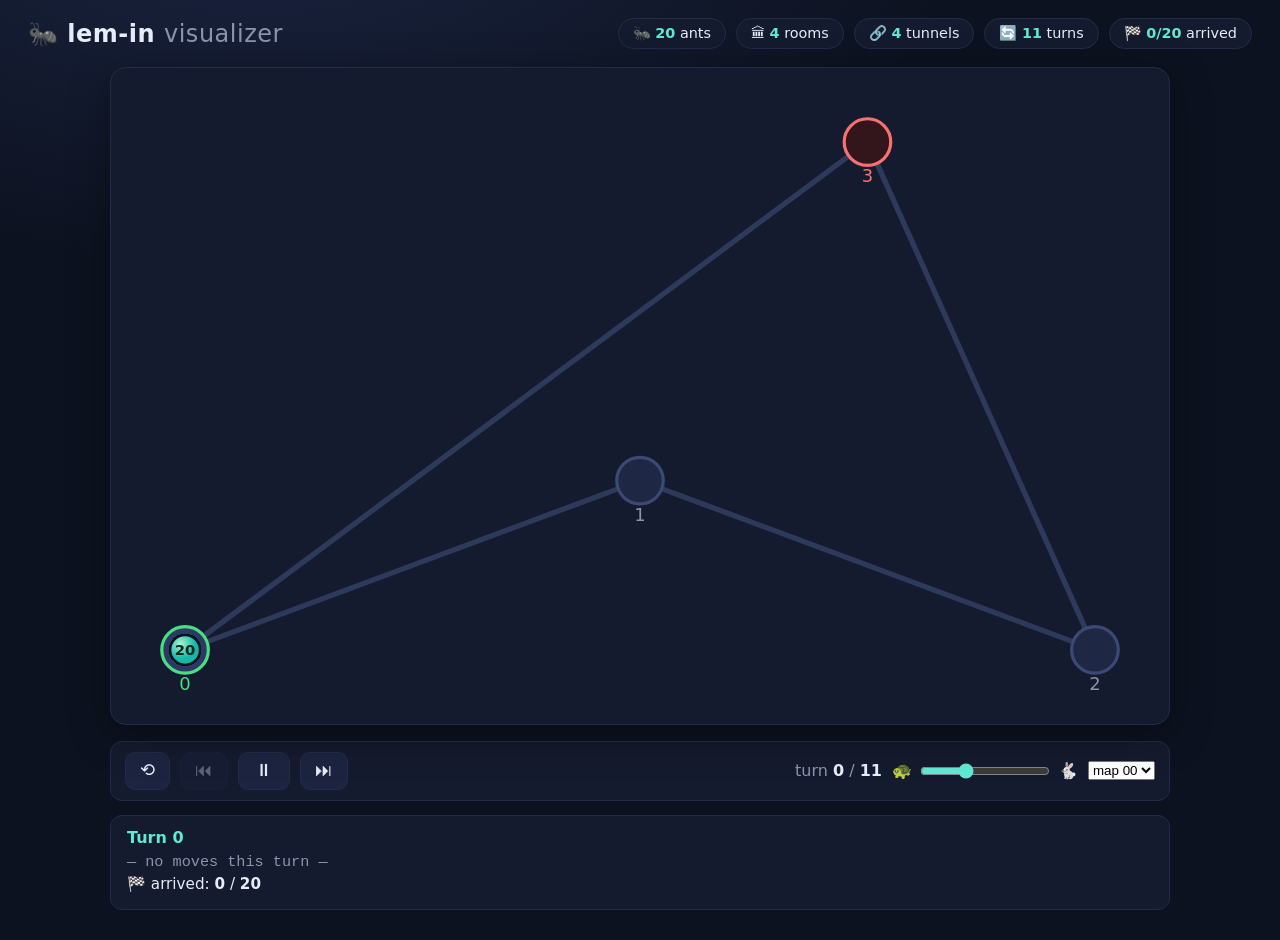
<file: demos/lem-in/index.html>
<!DOCTYPE html>
<html lang="en">
<head>
    <meta charset="UTF-8">
    <meta name="viewport" content="width=device-width, initial-scale=1.0">
    <title>🐜 lem-in — Solution Visualizer</title>
    <link rel="stylesheet" href="style.css">
</head>
<body>
    <header>
        <h1>🐜 lem-in <span class="dim">visualizer</span></h1>
        <div id="stats" class="chips">
            <span class="chip">🐜 <b id="stat-ants">–</b> ants</span>
            <span class="chip">🏛 <b id="stat-rooms">–</b> rooms</span>
            <span class="chip">🔗 <b id="stat-tunnels">–</b> tunnels</span>
            <span class="chip">🔄 <b id="stat-turns">–</b> turns</span>
            <span class="chip">🏁 <b id="stat-end">–</b> arrived</span>
        </div>
    </header>

    <main>
        <div id="board">
            <svg id="svg" viewBox="0 0 1000 620" preserveAspectRatio="xMidYMid meet"></svg>
        </div>

        <div id="controls">
            <button id="btn-reset" title="Back to turn 0">⟲</button>
            <button id="btn-prev" title="Previous turn">⏮</button>
            <button id="btn-play" title="Auto play / pause">▶</button>
            <button id="btn-next" title="Next turn">⏭</button>
            <div id="turn-label">turn <b id="turn-now">0</b> / <b id="turn-total">0</b></div>
            <label id="speed-box" title="Seconds per turn">
                🐢 <input type="range" id="speed" min="200" max="2000" step="100" value="800" /> 🐇
            </label>
            <select id="map-select" title="Choose a test map"></select>
        </div>

        <div id="log">
            <h2 id="log-title">Turn 0</h2>
            <p id="log-moves" class="dim">Press ▶ or ⏭ to start the simulation.</p>
            <p id="log-arrived">🏁 arrived: <b id="arrived">0</b> / <b id="arrived-total">0</b></p>
        </div>
    </main>

    <script src="solutions.js"></script>
    <script src="app.js"></script>
</body>
</html>
</file>
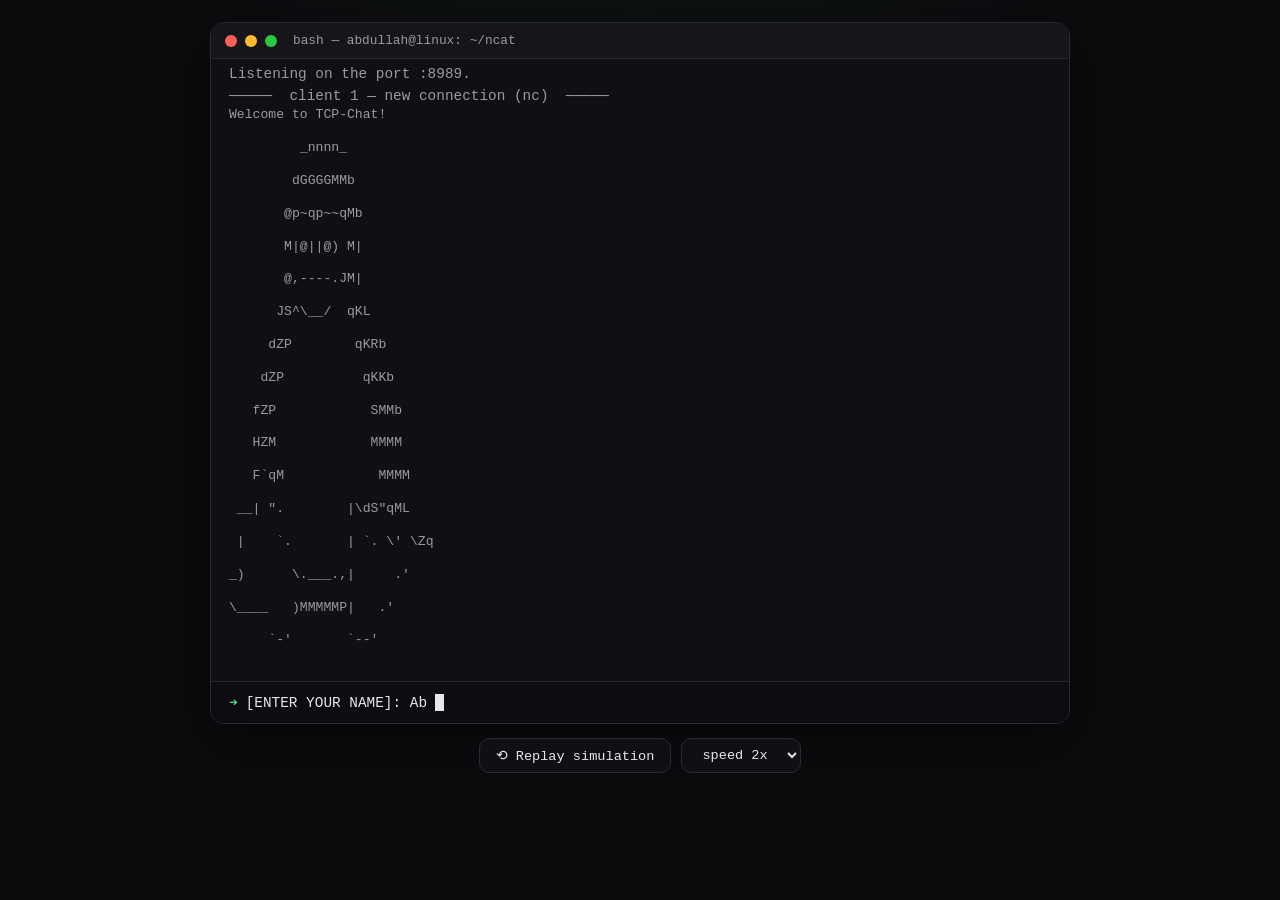
<file: demos/net-cat/index.html>
<!DOCTYPE html>
<html lang="en">
<head>
  <meta charset="UTF-8" />
  <meta name="viewport" content="width=device-width, initial-scale=1.0" />
  <title>net-cat — TCP Chat Server Simulation</title>
  <link rel="stylesheet" href="style.css" />
</head>
<body>
  <div class="term-window">
    <div class="term-bar">
      <span class="dot red"></span><span class="dot yellow"></span><span class="dot green"></span>
      <span class="term-title">bash — abdullah@linux: ~/ncat</span>
    </div>
    <div class="term-body" id="term" aria-live="polite"></div>
    <div class="term-inputbar">
      <span class="prompt-static">➜</span>
      <span id="typed" class="typed"></span><span class="caret"></span>
    </div>
  </div>

  <div class="replay-controls">
    <button id="btn-replay">⟲ Replay simulation</button>
    <select id="speed-select" title="Speed">
      <option value="1">speed 1x</option>
      <option value="2" selected>speed 2x</option>
      <option value="4">speed 4x</option>
    </select>
  </div>

  <script src="sim.js"></script>
</body>
</html>
</file>
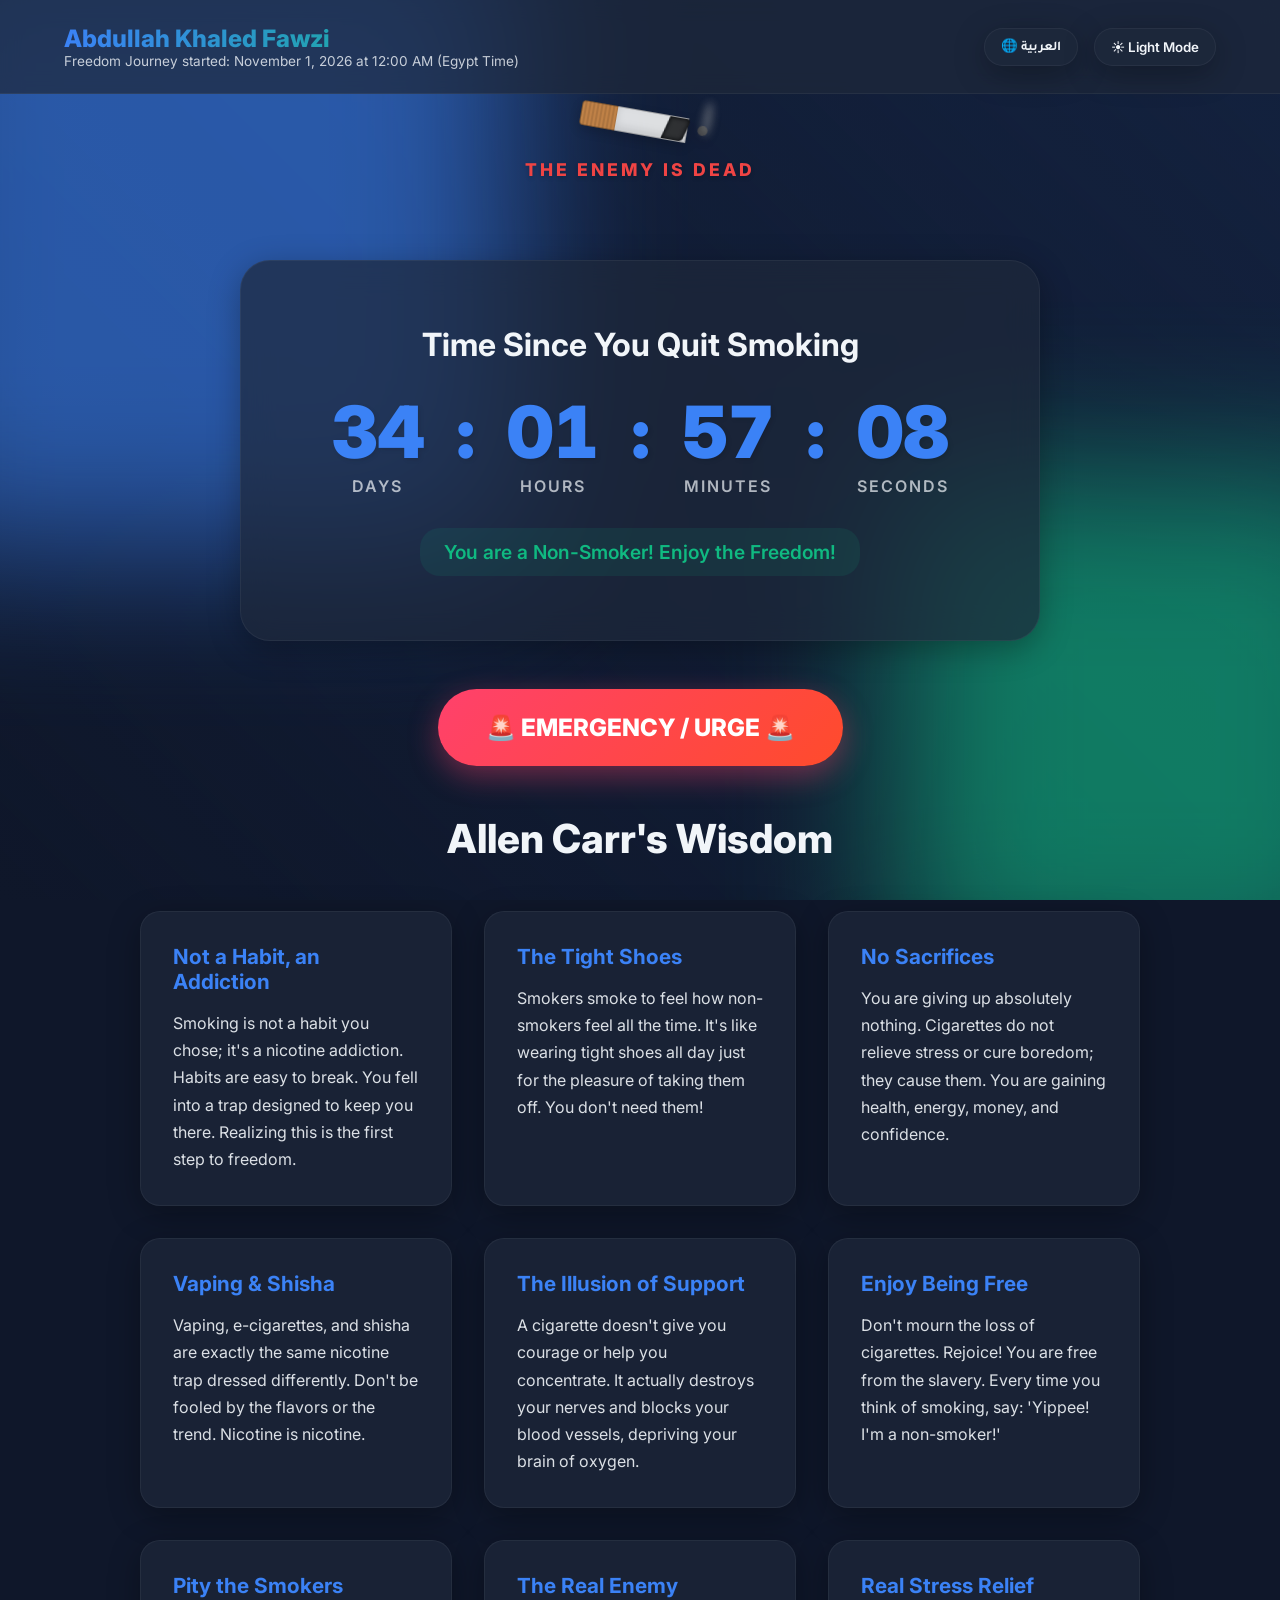
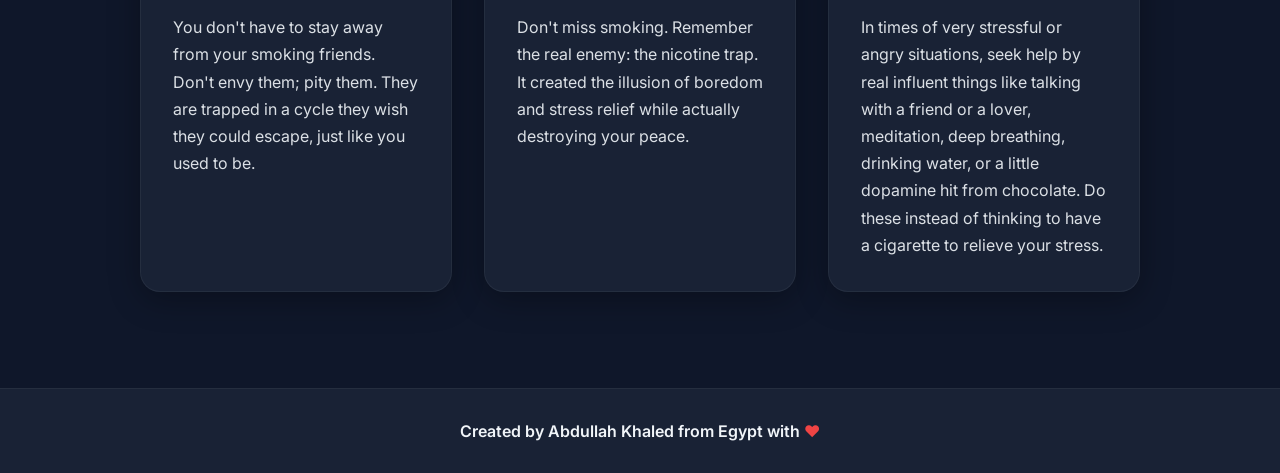
<file: demos/non-smoker/index.html>
<!DOCTYPE html>
<html lang="en" data-theme="dark">
<head>
    <meta charset="UTF-8">
    <meta name="viewport" content="width=device-width, initial-scale=1.0">
    <title>SmokeFree - Abdullah's Journey</title>
    <meta name="description" content="Abdullah Khaled Fawzi's journey to a smoke-free life using the Allen Carr method.">
    <link rel="stylesheet" href="styles.css">
</head>
<body>
    <div class="bg-animation">
        <div class="blob"></div>
        <div class="blob"></div>
    </div>

    <header>
        <div class="user-info">
            <h1>Abdullah Khaled Fawzi</h1>
            <p id="subtitle">Freedom Journey started: August 8, 2026 at 12:00 AM (Egypt Time)</p>
        </div>
        <div class="controls">
            <button id="lang-toggle" onclick="toggleLang()">🌐 العربية</button>
            <button id="theme-toggle" onclick="toggleTheme()">☀️ Light Mode</button>
        </div>
    </header>

    <main>
        <div class="dead-cigarette-wrapper">
            <div class="dead-cigarette">
                <div class="cig-filter"></div>
                <div class="cig-paper">
                    <div class="cig-crush"></div>
                </div>
                <div class="cig-ash"></div>
                <div class="cig-smoke"></div>
            </div>
            <p class="dead-label" id="dead-label">The enemy is dead</p>
        </div>

        <section class="timer-container">
            <h2 class="timer-title" id="timer-title">Time Until Freedom</h2>
            <div class="time-display">
                <div class="time-unit">
                    <span class="time-value" id="val-days">00</span>
                    <span class="time-label" id="label-days">Days</span>
                </div>
                <div class="time-unit">
                    <span class="time-value">:</span>
                    <span class="time-label">&nbsp;</span>
                </div>
                <div class="time-unit">
                    <span class="time-value" id="val-hours">00</span>
                    <span class="time-label" id="label-hours">Hours</span>
                </div>
                <div class="time-unit">
                    <span class="time-value">:</span>
                    <span class="time-label">&nbsp;</span>
                </div>
                <div class="time-unit">
                    <span class="time-value" id="val-minutes">00</span>
                    <span class="time-label" id="label-minutes">Minutes</span>
                </div>
                <div class="time-unit">
                    <span class="time-value">:</span>
                    <span class="time-label">&nbsp;</span>
                </div>
                <div class="time-unit">
                    <span class="time-value" id="val-seconds">00</span>
                    <span class="time-label" id="label-seconds">Seconds</span>
                </div>
            </div>
            <div class="timer-status" id="timer-status">
                Getting Ready for the Best Decision of Your Life!
            </div>
        </section>

        <section class="emergency-section">
            <button class="btn-emergency" id="btn-emergency">🚨 EMERGENCY / URGE 🚨</button>
        </section>

        <section class="wisdom-section">
            <h2 class="wisdom-title" id="wisdom-title">Allen Carr's Wisdom</h2>
            <div class="wisdom-grid">
                <div class="wisdom-card">
                    <h3 id="card-1-title">Not a Habit, an Addiction</h3>
                    <p id="card-1-text">Smoking is not a habit you chose...</p>
                </div>
                <div class="wisdom-card">
                    <h3 id="card-2-title">The Tight Shoes</h3>
                    <p id="card-2-text">Smokers smoke to feel how non-smokers feel...</p>
                </div>
                <div class="wisdom-card">
                    <h3 id="card-3-title">No Sacrifices</h3>
                    <p id="card-3-text">You are giving up absolutely nothing...</p>
                </div>
                <div class="wisdom-card">
                    <h3 id="card-4-title">Vaping & Shisha</h3>
                    <p id="card-4-text">Vaping, e-cigarettes, and shisha are exactly the same...</p>
                </div>
                <div class="wisdom-card">
                    <h3 id="card-5-title">The Illusion of Support</h3>
                    <p id="card-5-text">A cigarette doesn't give you courage...</p>
                </div>
                <div class="wisdom-card">
                    <h3 id="card-6-title">Enjoy Being Free</h3>
                    <p id="card-6-text">Don't mourn the loss of cigarettes. Rejoice!...</p>
                </div>
                <div class="wisdom-card">
                    <h3 id="card-7-title">Pity the Smokers</h3>
                    <p id="card-7-text">You don't have to stay away from your smoking friends...</p>
                </div>
                <div class="wisdom-card">
                    <h3 id="card-8-title">The Real Enemy</h3>
                    <p id="card-8-text">Remember the real enemy. Don't miss smoking...</p>
                </div>
                <div class="wisdom-card">
                    <h3 id="card-9-title">Real Stress Relief</h3>
                    <p id="card-9-text">In times of stress...</p>
                </div>
            </div>
        </section>
    </main>

    <footer>
        <p id="footer-text">Created by Abdullah Khaled from Egypt with <span class="heart">❤️</span></p>
    </footer>

    <!-- Emergency Modal -->
    <div class="emergency-modal" id="emergency-modal">
        <div class="modal-content">
            <button class="close-modal">&times;</button>
            <h2 id="modal-title" style="display:flex;align-items:center;gap:10px;"><span class="extinguished-icon">🚬🚫</span> Wait! Read This First!</h2>
            <div id="modal-body">
                <!-- Injected via JS -->
            </div>
    </div>

    <script src="script.js"></script>
</body>
</html>
</file>
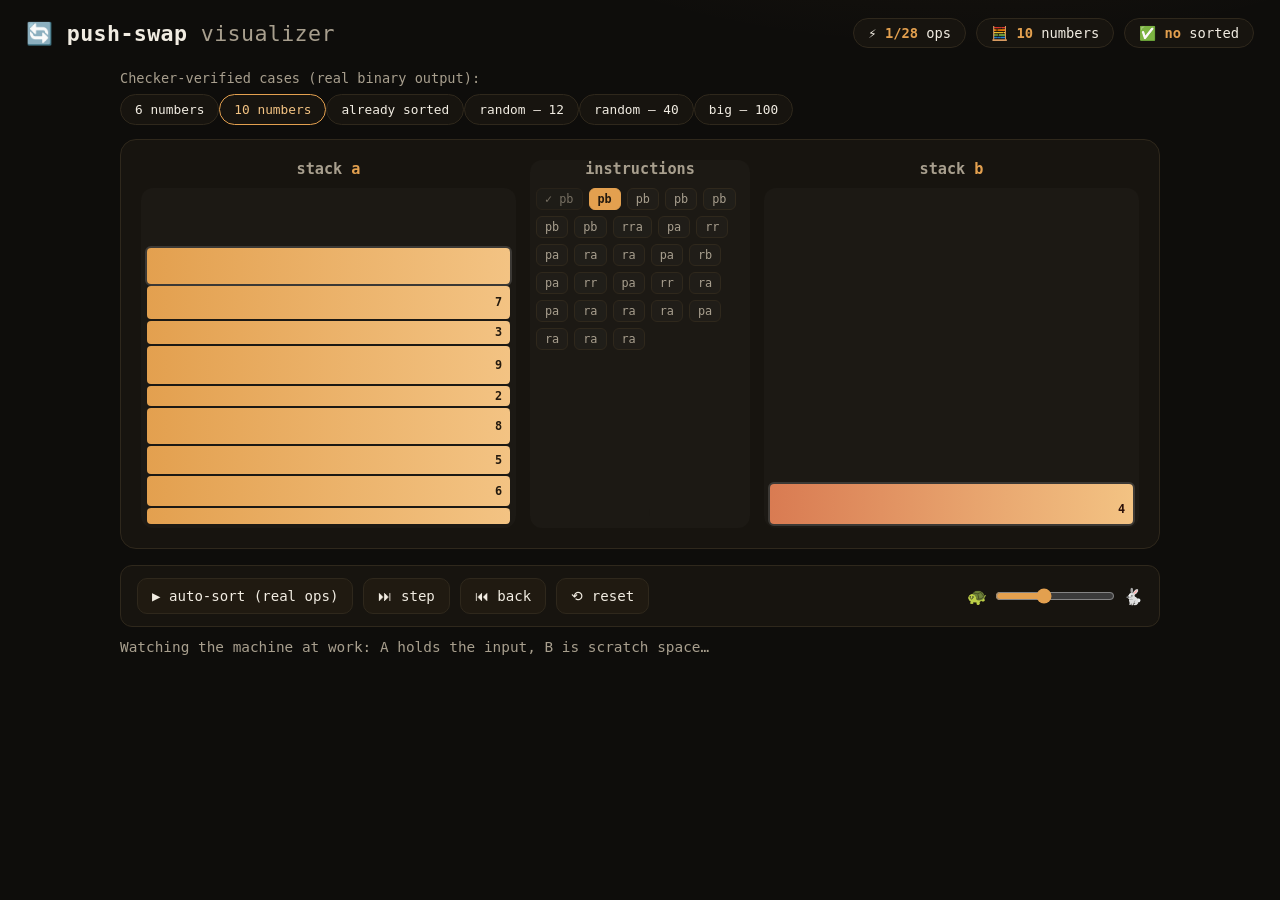
<file: demos/push-swap/index.html>
<!DOCTYPE html>
<html lang="en">
<head>
    <meta charset="UTF-8">
    <meta name="viewport" content="width=device-width, initial-scale=1.0">
    <title>push-swap — Stack Sorter Visualizer</title>
    <link rel="stylesheet" href="style.css">
</head>
<body>
    <header class="top">
        <h1>🔄 push-swap <span class="dim">visualizer</span></h1>
        <div id="stats" class="chips">
            <span class="chip">⚡ <b id="stat-ops">0</b> ops</span>
            <span class="chip">🧮 <b id="stat-n">–</b> numbers</span>
            <span class="chip">✅ <b id="stat-sorted">no</b> sorted</span>
        </div>
    </header>

    <main>
        <div id="preset-bar">
            <span class="dim">Checker-verified cases (real binary output):</span>
            <span id="preset-btns"></span>
        </div>

        <div id="stacks">
            <div class="stack-col">
                <h2 class="stack-title">stack <b>a</b></h2>
                <div id="stack-a" class="stack"></div>
            </div>
            <div class="ops-col" id="op-log-pane">
                <h2 class="stack-title">instructions</h2>
                <div id="op-log"></div>
            </div>
            <div class="stack-col">
                <h2 class="stack-title">stack <b>b</b></h2>
                <div id="stack-b" class="stack empty"></div>
            </div>
        </div>

        <div id="controls">
            <button id="btn-play">▶ auto-sort (real ops)</button>
            <button id="btn-step">⏭ step</button>
            <button id="btn-prev">⏮ back</button>
            <button id="btn-reset">⟲ reset</button>
            <label id="speed-box" title="ms per op">
                🐢 <input type="range" id="speed" min="40" max="500" step="30" value="220"> 🐇
            </label>
        </div>

        <p id="verdict">Load a case, then press auto-sort or step through the exact instruction sequence produced by the push-swap binary. Stacks animate; the checker validates the final state.</p>
    </main>

    <script src="solutions.js"></script>
    <script src="app.js"></script>
</body>
</html>
</file>
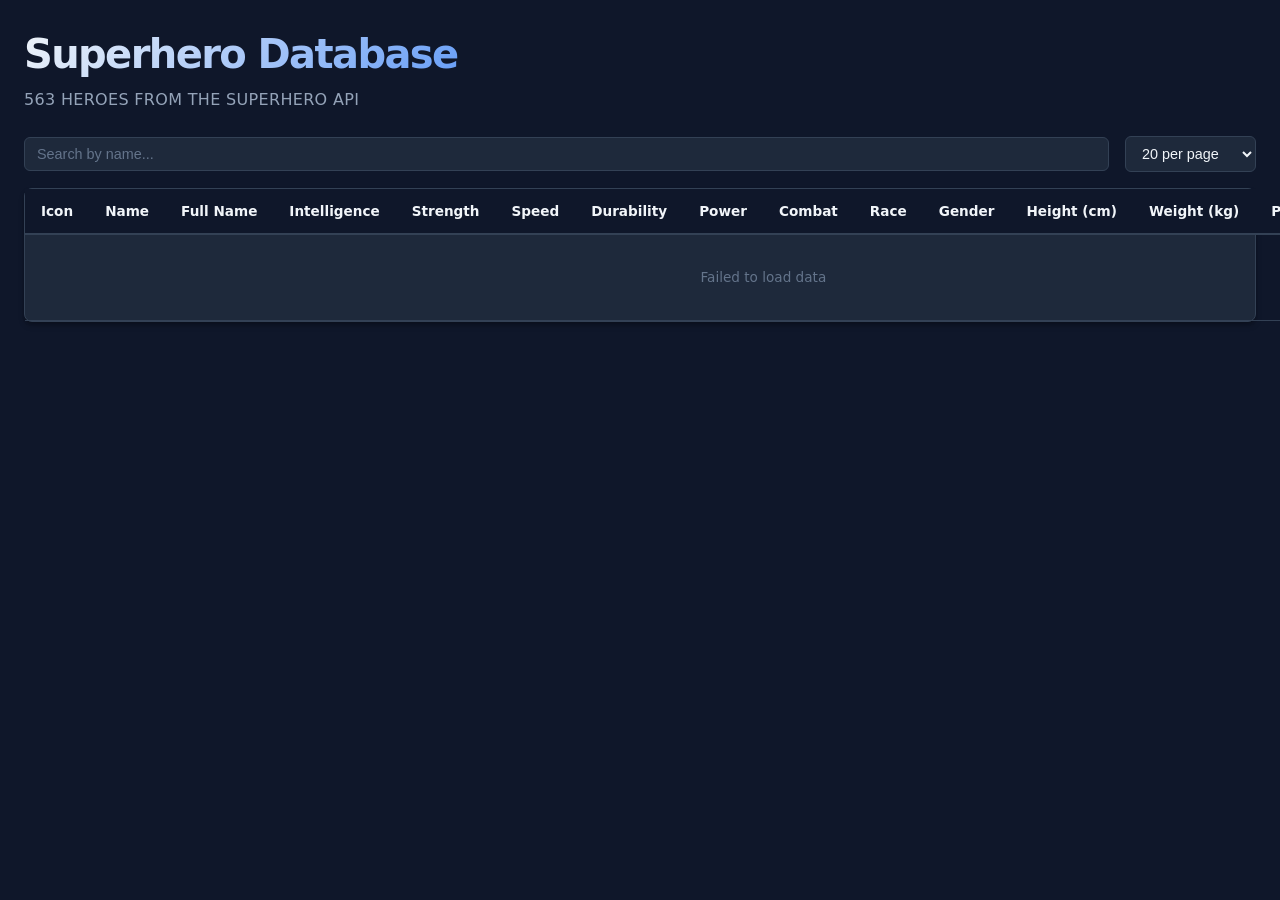
<file: demos/sortable/index.html>
<!DOCTYPE html>
<html lang="en">
<head>
  <meta charset="UTF-8">
  <meta name="viewport" content="width=device-width, initial-scale=1.0">
  <title>Superhero Database</title>
  <link rel="stylesheet" href="style.css">
</head>
<body>
  <div class="container">
    <h1>Superhero Database</h1>
    <p class="title-subtitle">563 heroes from the Superhero API</p>
    
    <div class="controls">
      <input type="text" class="search-input" id="searchInput" placeholder="Search by name...">
      <select class="page-size" id="pageSize">
        <option value="10">10 per page</option>
        <option value="20" selected>20 per page</option>
        <option value="50">50 per page</option>
        <option value="100">100 per page</option>
        <option value="all">All results</option>
      </select>
    </div>

    <div class="table-wrap">
      <table id="heroTable">
        <thead>
          <tr>
            <th data-col="icon">Icon</th>
            <th data-col="name">Name</th>
            <th data-col="fullName">Full Name</th>
            <th data-col="intelligence">Intelligence</th>
            <th data-col="strength">Strength</th>
            <th data-col="speed">Speed</th>
            <th data-col="durability">Durability</th>
            <th data-col="power">Power</th>
            <th data-col="combat">Combat</th>
            <th data-col="race">Race</th>
            <th data-col="gender">Gender</th>
            <th data-col="height">Height (cm)</th>
            <th data-col="weight">Weight (kg)</th>
            <th data-col="placeOfBirth">Place of Birth</th>
            <th data-col="alignment">Alignment</th>
          </tr>
        </thead>
        <tbody id="tableBody"></tbody>
      </table>
    </div>

    <div class="pagination" id="pagination"></div>
  </div>

  <script src="app.js"></script>
</body>
</html>
</file>
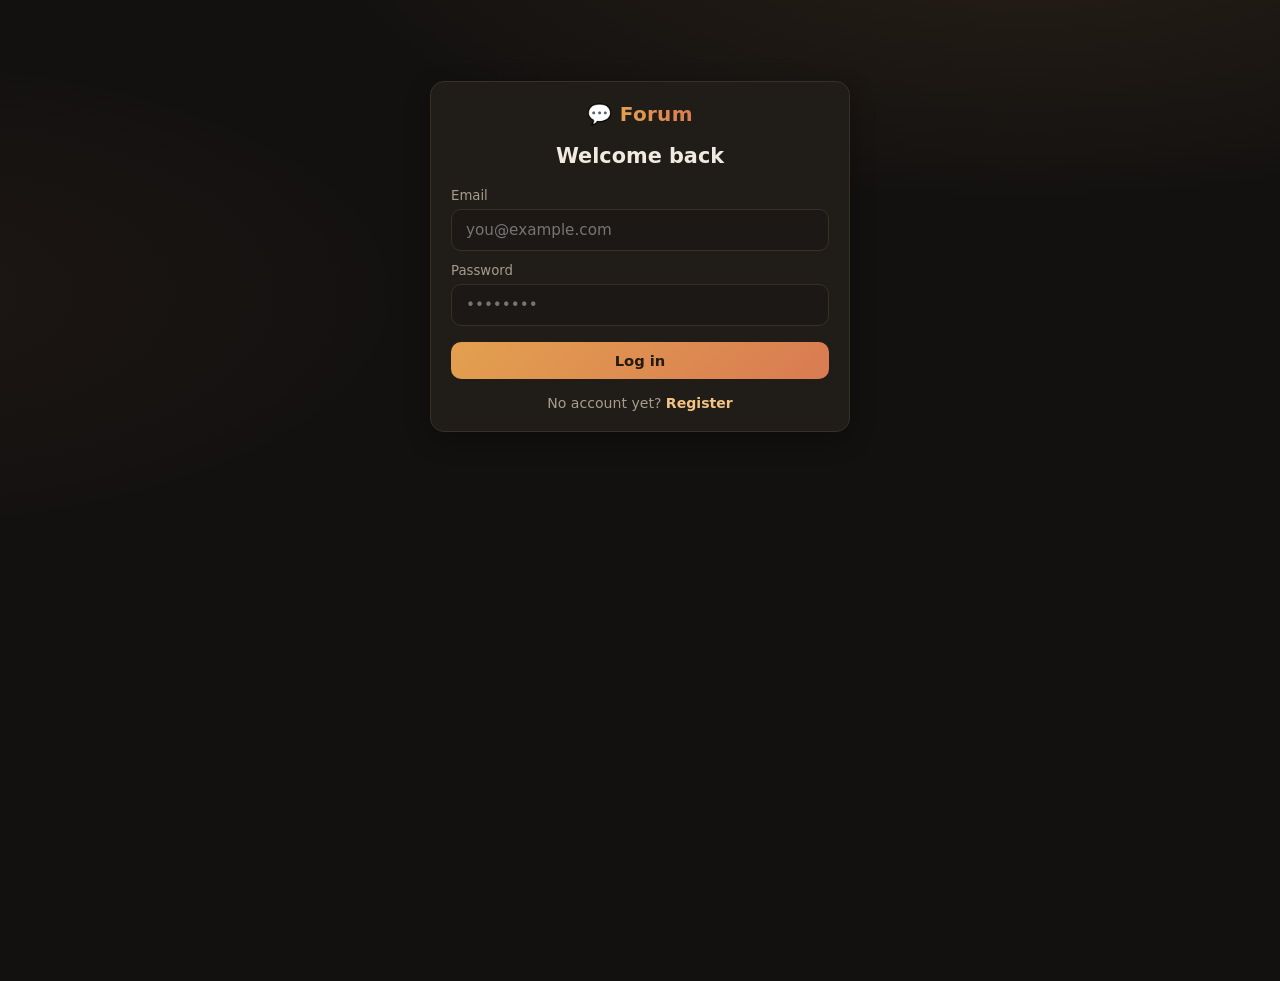
<file: demos/forum/login.html>
<!DOCTYPE html>
<html lang="en">
<head>
  <meta charset="UTF-8">
  <meta name="viewport" content="width=device-width, initial-scale=1.0">
  <title>Log in — Forum</title>
  <link rel="stylesheet" href="style.css">
</head>
<body class="auth-page">
  <main class="auth-card card">
    <a href="index.html" class="logo">💬 <span>Forum</span></a>
    <h1>Welcome back</h1>
    <form id="login-form">
      <label for="email">Email</label>
      <input id="email" name="email" type="email" placeholder="you@example.com" required>
      <label for="password">Password</label>
      <input id="password" name="password" type="password" placeholder="••••••••" required>
      <span class="form-error" id="form-error"></span>
      <button type="submit" class="btn primary wide">Log in</button>
    </form>
    <p class="auth-switch">No account yet? <a href="register.html">Register</a></p>
  </main>
  <script src="auth-demo.js"></script>
</body>
</html>
</file>
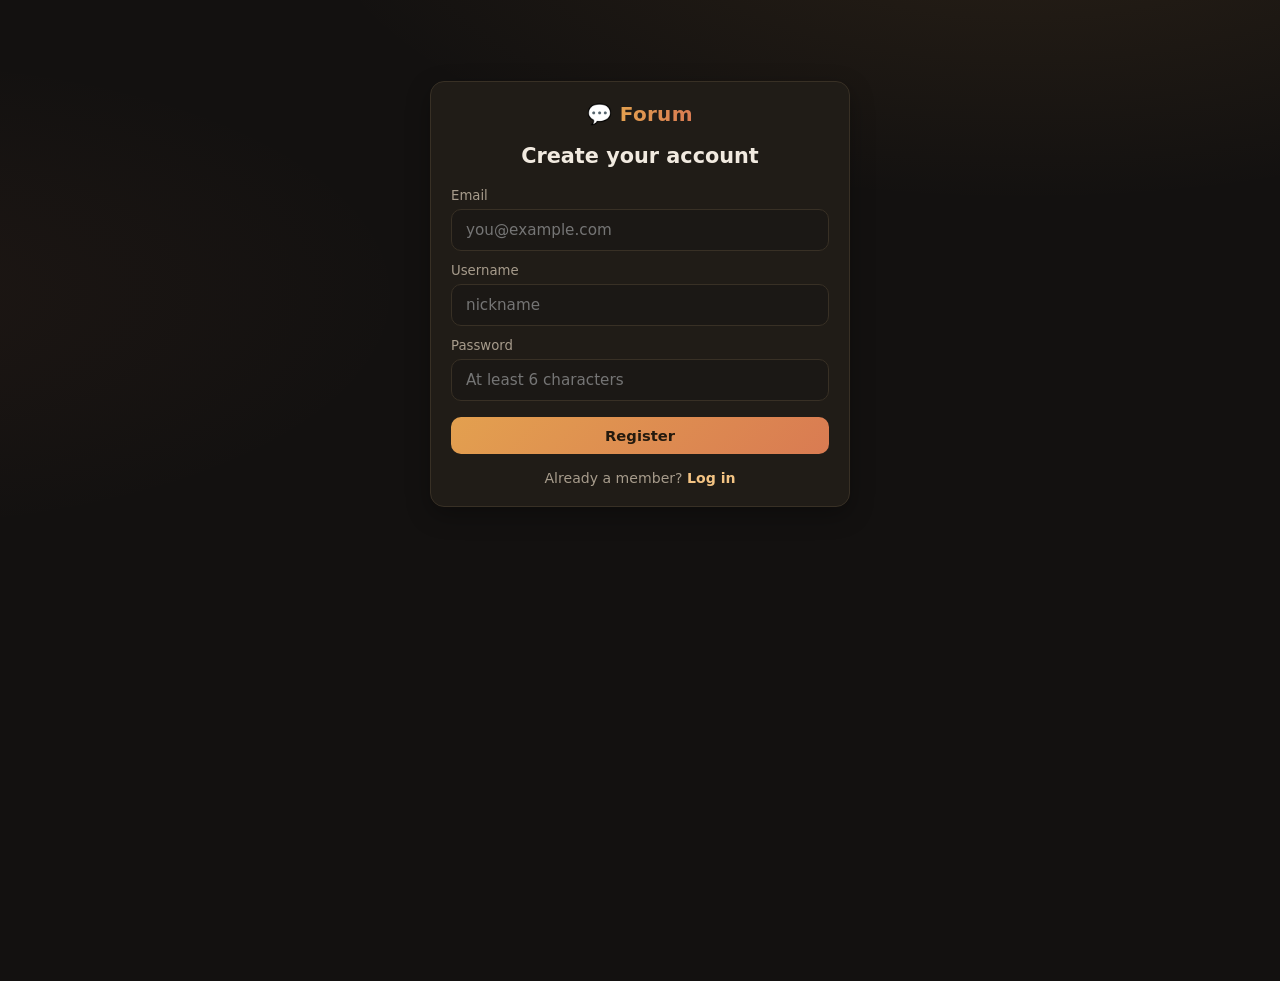
<file: demos/forum/register.html>
<!DOCTYPE html>
<html lang="en">
<head>
  <meta charset="UTF-8">
  <meta name="viewport" content="width=device-width, initial-scale=1.0">
  <title>Register — Forum</title>
  <link rel="stylesheet" href="style.css">
</head>
<body class="auth-page">
  <main class="auth-card card">
    <a href="index.html" class="logo">💬 <span>Forum</span></a>
    <h1>Create your account</h1>
    <form id="register-form">
      <label for="email">Email</label>
      <input id="email" name="email" type="email" placeholder="you@example.com" required>
      <label for="username">Username</label>
      <input id="username" name="username" type="text" placeholder="nickname" maxlength="30" required>
      <label for="password">Password</label>
      <input id="password" name="password" type="password" placeholder="At least 6 characters" minlength="6" required>
      <span class="form-error" id="form-error"></span>
      <button type="submit" class="btn primary wide">Register</button>
    </form>
    <p class="auth-switch">Already a member? <a href="login.html">Log in</a></p>
  </main>
  <script src="auth-demo.js"></script>
</body>
</html>
</file>
<file: style.css>
/* ============================================================
   Portfolio — Abdullah Khaled Fawzi
   Warm dark theme: charcoal + amber/terracotta. No blue anywhere.
   Every text tone keeps ≥5:1 contrast on its background.
   ============================================================ */

:root {
  --bg: #141110;
  --bg-soft: #1a1713;
  --card: #201b15;
  --card-2: #262017;
  --border: #3a3327;
  --border-strong: #4c4330;

  --text: #f2ecdf;        /* primary — near white, warm */
  --text-2: #d5ccbc;      /* secondary — very readable */
  --text-3: #b3a992;      /* tertiary — still ≥5:1 on --bg */

  --accent: #e8a24c;      /* amber gold */
  --accent-2: #d97b52;    /* burnt terracotta */
  --accent-3: #a4bf8c;    /* sage green — success */

  --on-accent: #221607;   /* text on amber buttons */
  --shadow: 0 14px 44px rgba(0, 0, 0, 0.45);

  --radius: 16px;
  --radius-sm: 10px;
  --font: "Segoe UI", system-ui, -apple-system, Roboto, "Helvetica Neue", sans-serif;
  --mono: "Cascadia Code", Consolas, "SF Mono", Menlo, monospace;
}

* { box-sizing: border-box; }
html { scroll-behavior: smooth; }

body {
  margin: 0;
  background:
    radial-gradient(1100px 460px at 85% -6%, rgba(232, 162, 76, 0.09), transparent 62%),
    radial-gradient(900px 420px at -8% 26%, rgba(217, 123, 82, 0.06), transparent 60%),
    var(--bg);
  color: var(--text);
  font-family: var(--font);
  font-size: 16px;
  line-height: 1.7;
  -webkit-font-smoothing: antialiased;
  text-rendering: optimizeLegibility;
}

::selection { background: rgba(232, 162, 76, 0.35); color: #fff; }

a { color: var(--accent); text-decoration: none; }
a:hover { box-shadow: none; }
a:hover { color: #f3c383; }

img { max-width: 100%; display: block; }

.skip-link {
  position: absolute; left: -9999px; top: 0;
  background: var(--accent); color: var(--on-accent);
  padding: 10px 16px; border-radius: 0 0 10px 0; z-index: 200; font-weight: 700;
}
.skip-link:focus { left: 0; }

:focus-visible { outline: 2px solid var(--accent); outline-offset: 3px; border-radius: 4px; }

.container { width: min(1160px, 100% - 40px); margin-inline: auto; }

/* ============================ NAV ============================ */

.navbar {
  position: sticky; top: 0; z-index: 100;
  background: rgba(20, 17, 16, 0.92);
  border-bottom: 1px solid var(--border);
  backdrop-filter: blur(12px);
}

.nav-inner {
  display: flex; align-items: center; gap: 22px;
  padding: 14px 0;
}

.logo {
  font-size: 1.3rem; font-weight: 800; letter-spacing: 0.5px;
  color: var(--text); display: inline-flex; align-items: baseline;
}
.logo-dot { color: var(--accent); }

.nav-links { display: flex; gap: 4px; margin-right: auto; }
.nav-links a {
  color: var(--text-2); font-weight: 600; font-size: 0.95rem;
  padding: 8px 14px; border-radius: 999px; transition: color .18s, background .18s;
}
.nav-links a:hover { color: var(--text); background: rgba(232, 162, 76, 0.1); }

.nav-toggle { display: none; }

/* ============================ BUTTONS ============================ */

.btn {
  display: inline-flex; align-items: center; justify-content: center; gap: 9px;
  font-family: var(--font); font-weight: 700; font-size: 0.95rem;
  padding: 12px 22px; border-radius: 12px;
  color: var(--text); background: var(--card-2);
  border: 1px solid var(--border-strong);
  cursor: pointer; transition: transform .15s ease, filter .2s, border-color .2s, background .2s;
  text-decoration: none;
}
.btn:hover { transform: translateY(-2px); border-color: var(--accent); color: var(--text); }
.btn:active { transform: translateY(0); }

.btn-primary {
  background: linear-gradient(135deg, var(--accent), var(--accent-2));
  color: var(--on-accent); border: none;
  box-shadow: 0 6px 22px rgba(232, 162, 76, 0.25);
}
.btn-primary:hover { filter: brightness(1.1); color: var(--on-accent); }

.btn-ghost { background: transparent; }
.btn-lg { padding: 14px 26px; font-size: 1rem; }
.btn-sm { padding: 8px 14px; font-size: 0.85rem; border-radius: 10px; }
.btn-nav { padding: 9px 16px; font-size: 0.88rem; border-radius: 10px; }
.btn-block { width: 100%; }

.icon { width: 18px; height: 18px; flex: none; }

/* ============================ HERO ============================ */

.hero { padding: 72px 0 0; overflow: hidden; }

.hero-inner {
  display: grid; grid-template-columns: 1.15fr 0.85fr;
  gap: 48px; align-items: center;
  padding-bottom: 66px;
}

.hero-hello { color: var(--accent); font-weight: 700; letter-spacing: 2.5px; text-transform: uppercase; font-size: 0.85rem; margin: 0 0 10px; }

.hero h1 {
  margin: 0 0 8px; font-size: clamp(2.5rem, 5.4vw, 4.1rem);
  line-height: 1.06; letter-spacing: -1px; font-weight: 800;
}

.hero-role { color: var(--text); font-size: 1.28rem; font-weight: 700; margin: 0 0 14px; }
.hero-role::after { content: ""; display: block; width: 68px; height: 3px; margin-top: 14px; border-radius: 3px; background: linear-gradient(90deg, var(--accent), var(--accent-2)); }

.hero-desc { color: var(--text-2); font-size: 1.04rem; max-width: 560px; margin: 0 0 22px; }
.hero-desc strong { color: var(--text); }

.hero-chips { display: flex; flex-wrap: wrap; gap: 8px; margin-bottom: 30px; }

.chip {
  display: inline-flex; align-items: center;
  background: var(--card); border: 1px solid var(--border-strong);
  color: var(--text-2); font-weight: 600; font-size: 0.82rem;
  padding: 7px 14px; border-radius: 999px; white-space: nowrap;
}
.chip-solid { background: rgba(232, 162, 76, 0.16); border-color: rgba(232, 162, 76, 0.45); color: var(--accent); }

.hero-actions { display: flex; flex-wrap: wrap; gap: 12px; }

/* hero terminal */
.hero-terminal {
  background: #0e0d0b;
  border: 1px solid var(--border);
  border-radius: var(--radius);
  box-shadow: var(--shadow);
  overflow: hidden;
}
.term-bar {
  display: flex; align-items: center; gap: 8px;
  padding: 11px 16px; background: #17140f; border-bottom: 1px solid var(--border);
}
.dot { width: 11px; height: 11px; border-radius: 50%; display: inline-block; }
.dot.r { background: #ff5f57; } .dot.y { background: #febc2e; } .dot.g { background: #28c840; }
.term-title { margin-left: 8px; color: var(--text-3); font-size: 0.78rem; font-family: var(--mono); }
.term-body {
  margin: 0; padding: 18px 18px 22px; min-height: 295px;
  font-family: var(--mono); font-size: 0.85rem; line-height: 1.75;
  color: var(--text-2); white-space: pre-wrap; word-break: break-word;
}
.term-body .tp { color: var(--accent-3); }       /* prompt */
.term-body .tw { color: var(--text); }           /* what I type */
.term-body .to { color: var(--text-3); }         /* output */
.term-body .ta { color: var(--accent); }         /* highlight */
.term-cursor { display: inline-block; width: 8px; height: 1.05em; background: var(--accent); vertical-align: text-bottom; animation: blink 1s steps(1) infinite; }
@keyframes blink { 50% { opacity: 0; } }

/* marquee */
.hero-marquee {
  border-block: 1px solid var(--border);
  background: var(--bg-soft);
  overflow: hidden; padding: 13px 0;
}
.marquee-track {
  display: flex; gap: 46px; width: max-content;
  animation: slide 36s linear infinite;
  color: var(--text-2); font-weight: 700; letter-spacing: 1.2px;
  font-size: 0.92rem; white-space: nowrap; text-transform: uppercase;
}
.marquee-track span { display: flex; align-items: center; gap: 10px; }
.marquee-track span::after { content: "◆"; color: var(--accent); font-size: 0.7rem; }
@keyframes slide { from { transform: translateX(0); } to { transform: translateX(-50%); } }

/* ============================ STATS ============================ */

.stats { padding: 36px 0; border-bottom: 1px solid var(--border); }
.stats-grid { display: grid; grid-template-columns: repeat(4, 1fr); gap: 18px; }
.stat {
  background: var(--card); border: 1px solid var(--border);
  border-radius: var(--radius); padding: 22px;
  display: flex; flex-direction: column; gap: 4px;
}
.stat-num { font-size: 2.5rem; font-weight: 800; color: var(--accent); line-height: 1; }
.stat-plus { color: var(--accent); font-size: 2rem; font-weight: 800; margin-left: -10px; }
.stat p { margin: 2px 0 0; color: var(--text-2); font-size: 0.9rem; }
.stat p strong { color: var(--text); }
.stat { flex-direction: row; align-items: center; gap: 16px; }
.stat > div { display: flex; align-items: baseline; }
.stat .stat-num { min-width: 74px; }

/* ============================ SECTIONS ============================ */

.section { padding: 84px 0; }
.section-alt { background: var(--bg-soft); }

.section-head { max-width: 760px; margin-bottom: 40px; }
.section-head h2 {
  margin: 0 0 10px; font-size: clamp(1.7rem, 3.2vw, 2.3rem); font-weight: 800; letter-spacing: -0.4px;
}
.tx { color: var(--accent); animation: blink 1.1s steps(1) infinite; }
.section-sub { color: var(--text-2); margin: 0; font-size: 1.02rem; }
.section-sub strong { color: var(--text); }

/* ============================ FILTER ============================ */

.filter-bar { display: flex; flex-wrap: wrap; gap: 8px; margin-bottom: 26px; }

.filter-btn {
  font-family: var(--font); font-size: 0.9rem; font-weight: 700;
  color: var(--text-2); background: var(--card);
  border: 1px solid var(--border-strong); border-radius: 999px;
  padding: 9px 18px; cursor: pointer; transition: all .18s;
  display: inline-flex; gap: 7px; align-items: center;
}
.filter-btn .count {
  background: rgba(232, 162, 76, 0.14); color: var(--accent);
  font-size: 0.72rem; padding: 1px 8px; border-radius: 999px;
}
.filter-btn:hover { color: var(--text); border-color: var(--accent); }
.filter-btn.active { background: var(--accent); border-color: var(--accent); color: var(--on-accent); }
.filter-btn.active .count { background: rgba(34, 22, 7, 0.2); color: var(--on-accent); }

/* ============================ PROJECTS ============================ */

.project-grid {
  display: grid; grid-template-columns: repeat(2, 1fr);
  gap: 26px;
}

.project-card {
  background: var(--card);
  border: 1px solid var(--border);
  border-radius: var(--radius);
  overflow: hidden;
  display: flex; flex-direction: column;
  transition: transform .2s ease, border-color .2s, box-shadow .25s;
}
.project-card:hover { transform: translateY(-4px); border-color: var(--border-strong); box-shadow: var(--shadow); }
.project-card.hidden { display: none; }

/* media frame */
.media {
  position: relative;
  background: #0e0d0b;
  border-bottom: 1px solid var(--border);
  aspect-ratio: 16 / 10.5;
  min-height: 250px;
  overflow: hidden;
}
.media iframe {
  position: absolute; inset: 0;
  width: 100%; height: 100%; border: 0;
  background: #0e0d0b;
}
.media-chrome {
  position: absolute; top: 0; left: 0; right: 0; z-index: 3;
  display: flex; align-items: center; gap: 7px;
  padding: 8px 12px;
  background: linear-gradient(180deg, rgba(14,13,11,0.96), rgba(14,13,11,0.88));
  border-bottom: 1px solid rgba(255,255,255,0.05);
  pointer-events: none;
}
.media-chrome .url {
  margin-left: 6px; font-family: var(--mono); font-size: 0.7rem;
  color: var(--text-3); white-space: nowrap; overflow: hidden; text-overflow: ellipsis;
}
.media .iframe-loader {
  position: absolute; inset: 0; z-index: 2;
  display: flex; flex-direction: column; gap: 12px; align-items: center; justify-content: center;
  color: var(--text-3); font-family: var(--mono); font-size: 0.8rem;
  background: #0e0d0b;
}
.media.iframe-ready .iframe-loader { display: none; }
.iframe-load-btn {
  pointer-events: auto;
  font-family: var(--font); font-weight: 700; font-size: 0.9rem;
  color: var(--on-accent); background: linear-gradient(135deg, var(--accent), var(--accent-2));
  border: none; border-radius: 10px; padding: 11px 18px; cursor: pointer;
}
.spinner {
  width: 26px; height: 26px; border-radius: 50%;
  border: 3px solid var(--border-strong); border-top-color: var(--accent);
  animation: spin 0.9s linear infinite;
}
@keyframes spin { to { transform: rotate(360deg); } }

.media-badge {
  position: absolute; z-index: 3; top: 44px; left: 12px;
  font-family: var(--mono); font-size: 0.68rem; font-weight: 700; letter-spacing: 0.6px;
  background: rgba(20,17,16,0.85); backdrop-filter: blur(6px);
  color: var(--accent-3); border: 1px solid rgba(164, 191, 140, 0.35);
  padding: 4px 10px; border-radius: 999px; white-space: nowrap;
}
.badge-live { color: #7ee29a; border-color: rgba(126, 226, 154, 0.4); }
.badge-sim { color: var(--accent); border-color: rgba(232, 162, 76, 0.4); }

/* card body */
.card-body { padding: 20px 22px 22px; display: flex; flex-direction: column; gap: 12px; flex: 1; }

.card-title-row { display: flex; align-items: baseline; gap: 10px; }
.card-title-row h3 { margin: 0; font-size: 1.28rem; font-weight: 800; letter-spacing: -0.2px; }
.pnum {
  font-family: var(--mono); font-size: 0.72rem; color: var(--text-3);
  border: 1px solid var(--border); padding: 2px 8px; border-radius: 999px;
}
.card-desc { margin: 0; color: var(--text-2); font-size: 0.95rem; }
.card-desc strong { color: var(--text); }

.card-tags { display: flex; flex-wrap: wrap; gap: 7px; }
.tag {
  font-family: var(--mono); font-size: 0.72rem; font-weight: 600; letter-spacing: 0.3px;
  color: var(--accent); background: rgba(232, 162, 76, 0.12);
  border: 1px solid rgba(232, 162, 76, 0.3);
  padding: 4px 10px; border-radius: 999px;
}
.tag.t2 { color: var(--accent-2); background: rgba(217, 123, 82, 0.12); border-color: rgba(217, 123, 82, 0.32); }
.tag.t3 { color: var(--accent-3); background: rgba(164, 191, 140, 0.12); border-color: rgba(164, 191, 140, 0.32); }

.card-actions { display: flex; gap: 10px; flex-wrap: wrap; margin-top: auto; padding-top: 6px; }
.card-actions .btn { padding: 10px 16px; font-size: 0.88rem; flex: 1; }
.card-link-icon { color: var(--text-3); display: inline-flex; }
.card-link-icon:hover { color: var(--accent); }
.card-link-icon svg { width: 20px; height: 20px; }

.projects-note { color: var(--text-2); margin: 26px 4px 0; font-size: 0.95rem; }

/* ============================ SKILLS ============================ */

.skills-grid { display: grid; grid-template-columns: repeat(3, 1fr); gap: 20px; }
.skill-card {
  background: var(--card); border: 1px solid var(--border);
  border-radius: var(--radius); padding: 24px;
  transition: border-color .2s, transform .2s;
}
.skill-card:hover { border-color: var(--border-strong); transform: translateY(-3px); }
.skill-card h3 { margin: 0 0 14px; font-size: 1.05rem; display: flex; align-items: center; gap: 10px; }
.skill-ico { color: var(--accent); font-size: 1.2rem; }
.skill-card ul { margin: 0; padding-left: 2px; list-style: none; display: flex; flex-direction: column; gap: 9px; }
.skill-card li { color: var(--text-2); font-size: 0.92rem; padding-left: 16px; position: relative; }
.skill-card li::before { content: "▸"; position: absolute; left: 0; color: var(--accent); }
.skill-card li b { color: var(--text); }

/* ============================ ABOUT ============================ */

.about-grid { display: grid; grid-template-columns: 1.15fr 0.85fr; gap: 42px; align-items: start; }
.about-text p { color: var(--text-2); margin: 0 0 16px; }
.about-text p:last-child { margin-bottom: 0; }
.about-text strong { color: var(--text); }
.about-text em { color: var(--accent-3); font-style: normal; font-weight: 600; }

.about-side {
  background: var(--card); border: 1px solid var(--border);
  border-radius: var(--radius); padding: 26px; display: flex; flex-direction: column; gap: 22px;
}

.timeline { display: flex; flex-direction: column; gap: 18px; position: relative; }
.tl-item { display: flex; gap: 14px; position: relative; }
.tl-item::before {
  content: ""; position: absolute; left: 5px; top: 6px; bottom: -18px;
  width: 2px; background: var(--border-strong);
}
.tl-item:last-child::before { display: none; }
.tl-dot {
  width: 12px; height: 12px; border-radius: 50%; flex: none; margin-top: 6px;
  background: var(--accent); box-shadow: 0 0 0 4px rgba(232, 162, 76, 0.18);
}
.tl-when { margin: 0; font-family: var(--mono); font-size: 0.75rem; color: var(--accent); font-weight: 700; }
.tl-what { margin: 2px 0 0; color: var(--text-2); font-size: 0.92rem; }

.lang-badges { display: flex; gap: 10px; flex-wrap: wrap; }

/* ============================ CONTACT ============================ */

.contact-grid { display: grid; grid-template-columns: repeat(4, 1fr); gap: 18px; }
.contact-item {
  background: var(--card); border: 1px solid var(--border); border-radius: var(--radius);
  padding: 24px; display: flex; flex-direction: column; gap: 6px;
  color: var(--text); transition: transform .18s, border-color .2s;
}
.contact-item:hover { transform: translateY(-3px); border-color: var(--accent); color: var(--text); }
.ci-ico {
  font-family: var(--mono); font-weight: 800; font-size: 1rem;
  color: var(--on-accent); background: linear-gradient(135deg, var(--accent), var(--accent-2));
  width: 42px; height: 42px; border-radius: 12px;
  display: flex; align-items: center; justify-content: center;
}
.ci-main { font-weight: 800; font-size: 1.05rem; }
.ci-sub { color: var(--text-2); font-size: 0.88rem; word-break: break-all; }

/* ============================ FOOTER ============================ */

.footer { border-top: 1px solid var(--border); padding: 30px 0 40px; background: var(--bg-soft); }
.footer-inner { display: flex; flex-wrap: wrap; gap: 12px; justify-content: space-between; align-items: center; }
.footer p { margin: 0; color: var(--text-2); font-size: 0.9rem; }
.footer strong { color: var(--text); }
.footer a { color: var(--accent); }
.footer a:hover { color: #f3c383; }

/* ============================ MODAL ============================ */

.modal { position: fixed; inset: 0; z-index: 300; display: none; }
.modal.open { display: block; }
.modal-backdrop { position: absolute; inset: 0; background: rgba(8, 7, 6, 0.86); backdrop-filter: blur(4px); }
.modal-shell {
  position: absolute; inset: 3.5vh 3.5vw;
  display: flex; flex-direction: column;
  background: #0e0d0b; border: 1px solid var(--border-strong);
  border-radius: 14px; overflow: hidden; box-shadow: 0 30px 80px rgba(0,0,0,0.6);
}
.modal-bar {
  display: flex; align-items: center; justify-content: space-between; gap: 12px;
  padding: 10px 14px; background: var(--bg-soft); border-bottom: 1px solid var(--border);
}
.modal-title { font-family: var(--mono); font-size: 0.85rem; color: var(--text-2); overflow: hidden; text-overflow: ellipsis; white-space: nowrap; }
.modal-actions { display: flex; gap: 8px; flex: none; }
.modal-shell iframe { flex: 1; border: 0; background: #fff; width: 100%; }

body.modal-open { overflow: hidden; }

/* ============================ RESPONSIVE ============================ */

@media (max-width: 1060px) {
  .hero-inner { grid-template-columns: 1fr; gap: 34px; }
  .hero-terminal { max-width: 640px; }
  .project-grid { grid-template-columns: 1fr; }
  .skills-grid { grid-template-columns: repeat(2, 1fr); }
  .about-grid { grid-template-columns: 1fr; gap: 28px; }
  .contact-grid { grid-template-columns: repeat(2, 1fr); }
  .stats-grid { grid-template-columns: repeat(2, 1fr); }
}

@media (max-width: 720px) {
  .container { width: min(1160px, 100% - 32px); }
  .nav-links {
    position: absolute; top: 100%; right: 16px; left: 16px;
    flex-direction: column; background: var(--bg-soft);
    border: 1px solid var(--border); border-radius: 14px;
    padding: 12px; margin: 0; display: none; z-index: 99;
  }
  .nav-links.open { display: flex; }
  .nav-toggle {
    display: inline-flex; margin-left: auto; margin-right: 10px;
    background: var(--card); color: var(--text);
    border: 1px solid var(--border-strong); border-radius: 10px;
    font-size: 1.15rem; padding: 7px 12px; cursor: pointer;
  }
  .btn-nav { margin-left: auto; }
  .hero { padding-top: 46px; }
  .hero-actions .btn { width: 100%; }
  .contact-grid { grid-template-columns: 1fr; }
  .skills-grid { grid-template-columns: 1fr; }
  .stats-grid { grid-template-columns: 1fr 1fr; }
  .media { aspect-ratio: 16/11; min-height: 220px; }
  .marquee-track { animation-duration: 24s; }
}

@media (max-width: 460px) {
  .stats-grid { grid-template-columns: 1fr; }
  .hero h1 { font-size: 2.3rem; }
}

@media (prefers-reduced-motion: reduce) {
  html { scroll-behavior: auto; }
  .marquee-track { animation: none; }
  .term-cursor { animation: none; }
  * { transition-duration: 0.01ms !important; animation-duration: 0.01ms !important; }
}
</file>
<file: demos/clonernews/styles.css>
/* ============================================================
   clonernews styles — one card style for all post types,
   type badges, inline comments, live banner and toasts.
   ============================================================ */

:root {
  --orange: #ff6600;
  --orange-soft: #ffd9ad;
  --bg: #f6f6ef;      /* the classic HN beige */
  --card: #ffffff;
  --text: #1a1a1a;
  --muted: #737373;
  --border: #e5e5d8;
  --radius: 10px;
}

* { box-sizing: border-box; }

body {
  margin: 0;
  font-family: -apple-system, "Segoe UI", Roboto, Helvetica, Arial, sans-serif;
  background: var(--bg);
  color: var(--text);
}

button { font-family: inherit; }

/* ---------- Top bar and tabs ---------- */

.topbar {
  background: var(--orange);
  color: #fff;
  padding: 14px 16px;
  display: flex;
  flex-wrap: wrap;
  align-items: center;
  gap: 12px;
}

.logo { font-size: 1.2rem; margin: 0; }

.tabs { display: flex; gap: 8px; flex-wrap: wrap; }

.tab {
  border: none;
  border-radius: 999px;
  padding: 6px 14px;
  background: rgba(255, 255, 255, 0.25);
  color: #fff;
  font-size: 0.9rem;
  cursor: pointer;
}

.tab.active { background: #fff; color: var(--orange); font-weight: 700; }

/* ---------- Live Data banner ---------- */

.live {
  max-width: 720px;
  margin: 12px auto 0;
  padding: 10px 14px;
  background: #fff8ee;
  border: 1px solid var(--orange-soft);
  border-radius: var(--radius);
  display: flex;
  flex-wrap: wrap;
  align-items: center;
  justify-content: space-between;
  gap: 10px;
  font-size: 0.9rem;
}

#live-info { flex: 1; }

#live-button {
  border: none;
  border-radius: 999px;
  padding: 6px 12px;
  background: var(--orange);
  color: #fff;
  font-weight: 700;
  cursor: pointer;
}

/* ---------- Post cards ---------- */

.container { max-width: 720px; margin: 0 auto; padding: 8px 16px 40px; }

.card {
  background: var(--card);
  border: 1px solid var(--border);
  border-radius: var(--radius);
  padding: 14px 16px;
  margin: 12px 0;
}

/* Cards merged live on top of the feed get a highlight */
.card.is-new { border-color: var(--orange); box-shadow: 0 0 0 2px var(--orange-soft); }

.badge {
  display: inline-block;
  padding: 2px 10px;
  border-radius: 999px;
  font-size: 0.72rem;
  font-weight: 700;
  text-transform: uppercase;
  color: #fff;
}

.badge-story { background: var(--orange); }
.badge-job { background: #2e8b57; }
.badge-poll { background: #7b5cd6; }

.post-title {
  display: inline-block;
  margin: 6px 0;
  font-size: 1.05rem;
  color: var(--text);
  text-decoration: none;
}

a.post-title:hover { color: var(--orange); text-decoration: underline; }

.meta { margin: 2px 0 6px; color: var(--muted); font-size: 0.85rem; }

.post-text { margin: 6px 0; font-size: 0.92rem; white-space: pre-line; }

.poll-options { margin: 8px 0 0; padding-left: 18px; font-size: 0.9rem; }
.poll-options li { margin: 3px 0; }

/* ---------- Comments (inline in the card) ---------- */

.comments-toggle {
  margin-top: 4px;
  border: none;
  border-radius: 999px;
  padding: 5px 12px;
  background: #f0f0e8;
  font-size: 0.82rem;
  cursor: pointer;
}

.comments-toggle:hover { background: #e6e6da; }

.comments { margin-top: 10px; border-top: 1px solid var(--border); }

.comment { margin-top: 10px; padding-left: 10px; border-left: 2px solid var(--border); }

.comment-head {
  margin: 0;
  font-size: 0.78rem;
  color: var(--muted);
  cursor: pointer;
  user-select: none;
}

.comment-head:hover { color: var(--orange); }

.comment-body { margin: 4px 0 0; font-size: 0.88rem; white-space: pre-line; }

/* ---------- Status line (loading / error / empty / end) ---------- */

.status {
  min-height: 24px;
  margin: 8px 0;
  text-align: center;
  color: var(--muted);
  font-size: 0.9rem;
}

.status.error { color: #c0392b; font-weight: 700; }

/* ---------- Load more button + toasts ---------- */

.load-more {
  display: block;
  margin: 16px auto;
  padding: 10px 26px;
  border: none;
  border-radius: 999px;
  background: var(--orange);
  color: #fff;
  font-size: 0.95rem;
  font-weight: 700;
  cursor: pointer;
}

.load-more:hover { background: #e65c00; }
.load-more:disabled { opacity: 0.5; cursor: wait; }

.toasts {
  position: fixed;
  bottom: 16px;
  left: 50%;
  transform: translateX(-50%);
  display: flex;
  flex-direction: column;
  align-items: center;
  gap: 8px;
  z-index: 10;
}

.toast {
  background: #1a1a1a;
  color: #fff;
  padding: 10px 18px;
  border-radius: 999px;
  font-size: 0.88rem;
  box-shadow: 0 4px 12px rgba(0, 0, 0, 0.25);
  animation: pop 0.25s ease;
}

@keyframes pop {
  from { opacity: 0; transform: translateY(10px); }
  to { opacity: 1; transform: translateY(0); }
}

.hidden { display: none !important; }

/* ---------- Small screens ---------- */

@media (max-width: 480px) {
  .topbar { flex-direction: column; align-items: flex-start; }
}
</file>
<file: demos/crossword/style.css>
/* crossword demo — same warm dark language as the site */
:root {
    --bg: #0e0d0b;
    --panel: #17140f;
    --line: #2f281c;
    --text: #f1ece2;
    --dim: #b0a794;
    --accent: #e3a04f;
    --accent-2: #d97b52;
    --ok: #8fbf7f;
    --bad: #e07a5f;
    --mono: "Cascadia Code", Consolas, monospace;
    --sans: "Segoe UI", system-ui, sans-serif;
}

* { box-sizing: border-box; }

body {
    margin: 0;
    min-height: 100vh;
    color: var(--text);
    font-family: var(--sans);
    background:
        radial-gradient(900px 380px at 20% -20%, rgba(227, 160, 79, 0.08), transparent 60%),
        var(--bg);
}

.top {
    display: flex;
    flex-wrap: wrap;
    align-items: center;
    justify-content: space-between;
    gap: 12px;
    padding: 18px 26px;
}

h1 { margin: 0; font-size: 1.35rem; }
h1 .dim { color: var(--dim); font-weight: 400; }

.chips { display: flex; gap: 10px; flex-wrap: wrap; }
.chip {
    background: var(--panel);
    border: 1px solid var(--line);
    border-radius: 999px;
    padding: 6px 14px;
    font-size: 0.86rem;
    font-family: var(--mono);
}
.chip b { color: var(--accent); }

main { max-width: 1120px; margin: 0 auto; padding: 0 20px 36px; }

#preset-bar { display: flex; gap: 8px; align-items: center; font-size: .85rem; margin: 4px 0 14px; flex-wrap: wrap; }
.preset-btn {
    font-family: var(--mono);
    font-size: .8rem;
    background: var(--panel);
    color: var(--text);
    border: 1px solid var(--line);
    padding: 7px 14px;
    border-radius: 999px;
    cursor: pointer;
}
.preset-btn:hover, .preset-btn.active { border-color: var(--accent); color: var(--accent); }

#stage {
    display: grid;
    grid-template-columns: minmax(0, 1.2fr) minmax(280px, 0.8fr);
    gap: 14px;
    align-items: start;
}

#grid-wrap {
    background: var(--panel);
    border: 1px solid var(--line);
    border-radius: 16px;
    padding: 18px;
}

#word-list { margin-bottom: 14px; line-height: 1.9; font-size: .88rem; }
.word {
    background: rgba(227, 160, 79, 0.14);
    color: var(--accent);
    border: 1px solid rgba(227, 160, 79, 0.3);
    border-radius: 999px;
    padding: 2px 10px;
    margin: 0 2px;
    font-family: var(--mono);
    font-size: .78rem;
    display: inline-block;
}

#grid {
    display: grid;
    gap: 4px;
    max-width: 640px;
}

.cell {
    aspect-ratio: 1;
    min-width: 26px;
    min-height: 26px;
    border-radius: 6px;
    display: flex;
    align-items: center;
    justify-content: center;
    font-family: var(--mono);
    font-weight: 700;
    font-size: .95rem;
    color: var(--text);
    transition: background .3s, color .3s, outline .2s;
    text-transform: none;
}

.cell.open { background: #241e14; border: 1px solid var(--line); }
.cell.block { background: transparent; border: 1px dashed rgba(255,255,255,0.05); }
.cell.start {
    color: var(--accent-2);
    border-color: rgba(217, 123, 82, .5);
}
.cell.start.filled { color: var(--text); font-size: .85rem; }
.cell.filled.start::after {
    content: "";
    position: absolute;
}
.cell.slot { outline: 2px solid var(--accent); outline-offset: -2px; }
.cell.filled {
    background: linear-gradient(160deg, rgba(227,160,79,.25), rgba(217,123,82,.18));
    border-color: rgba(227,160,79,.45);
}

#status { margin: 12px 2px 0; font-size: .9rem; color: var(--dim); font-family: var(--mono); min-height: 1.4em; }

#side {
    background: #14110d;
    border: 1px solid var(--line);
    border-radius: 16px;
    padding: 16px;
}
#side h2 { font-family: var(--mono); font-size: .85rem; color: var(--dim); margin: 0 0 10px; }
#term {
    margin: 0;
    font-family: var(--mono);
    font-size: .8rem;
    line-height: 1.5;
    color: #cfe3cf;
    white-space: pre-wrap;
    word-break: break-word;
    max-height: 480px;
    overflow-y: auto;
}

#controls {
    display: flex;
    align-items: center;
    gap: 10px;
    flex-wrap: wrap;
    background: var(--panel);
    border: 1px solid var(--line);
    border-radius: 12px;
    padding: 12px 16px;
    margin-top: 14px;
}
#controls button {
    font-family: var(--mono);
    font-size: .88rem;
    padding: 9px 14px;
    border-radius: 10px;
    border: 1px solid var(--line);
    background: #201a11;
    color: var(--text);
    cursor: pointer;
}
#controls button:hover { border-color: var(--accent); }
#controls button:active { transform: scale(.95); }

@media (max-width: 900px) {
    #stage { grid-template-columns: 1fr; }
    #side { order: 3; }
}
</file>
<file: demos/forum/style.css>
/* ============================================================
   Forum — hand-written stylesheet (no framework, no build step)
   "Ember" theme: warm charcoal, amber gold and terracotta.
   Dark, modern and readable — and not the usual blue everyone uses.
   ============================================================ */

:root {
  --bg: #131110;            /* warm near-black */
  --bg-soft: #1b1815;
  --card: #201c17;
  --card-hover: #262019;
  --border: #383025;
  --text: #f1eae0;
  --text-dim: #a79c8c;
  --accent: #e3a04f;        /* amber gold */
  --accent-strong: #f3c383;
  --accent-2: #d97b52;      /* burnt terracotta */
  --like: #8fbf7f;          /* sage green */
  --dislike: #e07a5f;       /* terracotta */
  --radius: 14px;
}

* { box-sizing: border-box; }

html, body { margin: 0; padding: 0; }

body {
  background:
    radial-gradient(1200px 500px at 80% -10%, rgba(227, 160, 79, 0.10), transparent 60%),
    radial-gradient(900px 400px at -10% 30%, rgba(217, 123, 82, 0.05), transparent 60%),
    var(--bg);
  color: var(--text);
  font-family: 'Segoe UI', system-ui, -apple-system, Roboto, sans-serif;
  min-height: 100vh;
  display: flex;
  flex-direction: column;
}

::selection { background: rgba(227, 160, 79, 0.35); }

::-webkit-scrollbar { width: 10px; }
::-webkit-scrollbar-track { background: var(--bg); }
::-webkit-scrollbar-thumb { background: #3a3227; border-radius: 6px; }
::-webkit-scrollbar-thumb:hover { background: var(--accent); }

/* ---------- Top bar ---------- */

.topbar {
  position: sticky;
  top: 0;
  z-index: 10;
  display: flex;
  align-items: center;
  gap: 20px;
  flex-wrap: wrap;
  padding: 14px 24px;
  background: rgba(19, 17, 16, 0.85);
  backdrop-filter: blur(10px);
  border-bottom: 1px solid var(--border);
}

.logo {
  font-size: 1.25rem;
  font-weight: 700;
  color: var(--text);
  text-decoration: none;
  letter-spacing: 0.3px;
  white-space: nowrap;
}

.logo span {
  background: linear-gradient(90deg, var(--accent), var(--accent-2));
  -webkit-background-clip: text;
  background-clip: text;
  -webkit-text-fill-color: transparent;
}

.filters {
  display: flex;
  align-items: center;
  gap: 8px;
  flex-wrap: wrap;
  flex: 1;
}

.filter-btn {
  background: transparent;
  border: 1px solid var(--border);
  color: var(--text-dim);
  padding: 7px 14px;
  border-radius: 999px;
  cursor: pointer;
  font-size: 0.88rem;
  transition: all 0.15s ease;
}

.filter-btn:hover { color: var(--text); border-color: var(--accent); }
.filter-btn.active {
  background: var(--accent);
  border-color: var(--accent);
  color: #241a0e;
}

.filter-select {
  background: var(--card);
  border: 1px solid var(--border);
  color: var(--text);
  padding: 7px 12px;
  border-radius: 999px;
  font-size: 0.88rem;
  cursor: pointer;
  outline: none;
}

.auth-area { display: flex; align-items: center; gap: 10px; }

.hello { color: var(--text-dim); font-size: 0.9rem; }
.hello b { color: var(--accent-strong); }

/* ---------- Layout & cards ---------- */

.container {
  width: min(860px, 100% - 32px);
  margin: 28px auto 40px;
  flex: 1;
}

.card {
  background: var(--card);
  border: 1px solid var(--border);
  border-radius: var(--radius);
  padding: 20px;
  box-shadow: 0 8px 24px rgba(0, 0, 0, 0.3);
}

.hidden { display: none !important; }

.guest-hint {
  text-align: center;
  color: var(--text-dim);
  margin-bottom: 22px;
  line-height: 1.6;
}

.guest-hint a, .auth-switch a {
  color: var(--accent-strong);
  text-decoration: none;
  font-weight: 600;
}

.guest-hint a:hover, .auth-switch a:hover { text-decoration: underline; }


/* ---------- Composer ---------- */

.composer h2 { margin: 0 0 14px; font-size: 1.05rem; }

.composer input,
.composer textarea,
.auth-card input {
  width: 100%;
  background: var(--bg-soft);
  border: 1px solid var(--border);
  border-radius: 10px;
  color: var(--text);
  padding: 11px 14px;
  font-size: 0.95rem;
  font-family: inherit;
  margin-bottom: 12px;
  outline: none;
  transition: border-color 0.15s ease;
}

.composer input:focus,
.composer textarea:focus,
.auth-card input:focus { border-color: var(--accent); }

.composer textarea { resize: vertical; min-height: 90px; }

.category-boxes { display: flex; flex-wrap: wrap; gap: 8px; margin-bottom: 14px; }

.category-boxes label {
  display: inline-flex;
  align-items: center;
  gap: 6px;
  font-size: 0.82rem;
  color: var(--text-dim);
  background: var(--bg-soft);
  border: 1px solid var(--border);
  border-radius: 999px;
  padding: 6px 12px;
  cursor: pointer;
  user-select: none;
  transition: all 0.15s ease;
}

.category-boxes label:has(input:checked) {
  background: rgba(227, 160, 79, 0.16);
  border-color: var(--accent);
  color: var(--accent-strong);
}

.category-boxes input { accent-color: var(--accent); margin: 0; }

.composer-actions {
  display: flex;
  justify-content: flex-end;
  align-items: center;
  gap: 12px;
}

.form-error { color: var(--dislike); font-size: 0.85rem; }

/* ---------- Buttons ---------- */

.btn {
  border: none;
  border-radius: 10px;
  padding: 10px 20px;
  font-size: 0.92rem;
  font-weight: 600;
  cursor: pointer;
  text-decoration: none;
  transition: all 0.15s ease;
  font-family: inherit;
}

.btn.primary {
  background: linear-gradient(135deg, var(--accent), var(--accent-2));
  color: #241a0e;
}

.btn.primary:hover { filter: brightness(1.12); transform: translateY(-1px); }

.btn.ghost {
  background: transparent;
  border: 1px solid var(--border);
  color: var(--text-dim);
  padding: 7px 14px;
}

.btn.ghost:hover { color: var(--text); border-color: var(--dislike); }
.btn.wide { width: 100%; margin-top: 4px; }

/* ---------- Posts ---------- */

.post { margin-bottom: 18px; transition: border-color 0.15s ease; }
.post:hover { border-color: #453a2c; }

.post-head {
  display: flex;
  justify-content: space-between;
  align-items: center;
  gap: 12px;
  flex-wrap: wrap;
  margin-bottom: 8px;
}

.post-meta { color: var(--text-dim); font-size: 0.83rem; }
.post-meta .author { color: var(--accent-strong); font-weight: 600; }

.tags { display: flex; gap: 6px; flex-wrap: wrap; }

.tag {
  font-size: 0.72rem;
  padding: 3px 10px;
  border-radius: 999px;
  background: rgba(227, 160, 79, 0.14);
  color: var(--accent-strong);
  border: 1px solid rgba(227, 160, 79, 0.3);
}

.post-title { margin: 4px 0 8px; font-size: 1.15rem; line-height: 1.35; }

.post-content {
  margin: 0 0 14px;
  color: var(--text-dim);
  line-height: 1.6;
  white-space: pre-wrap;
  word-break: break-word;
}

.post-actions { display: flex; align-items: center; gap: 10px; flex-wrap: wrap; }

.react, .comment-toggle {
  display: inline-flex;
  align-items: center;
  gap: 6px;
  background: var(--bg-soft);
  border: 1px solid var(--border);
  color: var(--text-dim);
  border-radius: 999px;
  padding: 6px 14px;
  font-size: 0.85rem;
  cursor: pointer;
  transition: all 0.15s ease;
  font-family: inherit;
}

.react:hover:not(:disabled), .comment-toggle:hover {
  border-color: var(--accent);
  color: var(--text);
}

.react:disabled { opacity: 0.45; cursor: not-allowed; }

.react.active-like { border-color: var(--like); color: var(--like); background: rgba(143, 191, 127, 0.12); }
.react.active-dislike { border-color: var(--dislike); color: var(--dislike); background: rgba(224, 122, 95, 0.12); }

/* ---------- Comments ---------- */

.comments { margin-top: 16px; border-top: 1px solid var(--border); padding-top: 14px; }

.comment {
  background: var(--bg-soft);
  border: 1px solid var(--border);
  border-radius: 10px;
  padding: 12px 14px;
  margin-bottom: 10px;
}

.comment .post-meta { margin-bottom: 6px; display: flex; justify-content: space-between; gap: 10px; }

.comment-text { margin: 0 0 8px; line-height: 1.55; white-space: pre-wrap; word-break: break-word; }

.comment-form { display: flex; gap: 10px; margin-top: 12px; }

.comment-form textarea {
  flex: 1;
  background: var(--bg-soft);
  border: 1px solid var(--border);
  border-radius: 10px;
  color: var(--text);
  padding: 10px 12px;
  font-family: inherit;
  font-size: 0.9rem;
  resize: vertical;
  min-height: 44px;
  outline: none;
}

.comment-form textarea:focus { border-color: var(--accent); }

.comments-title { font-size: 0.9rem; color: var(--text-dim); margin: 0 0 10px; }

.empty-state {
  text-align: center;
  color: var(--text-dim);
  padding: 48px 20px;
  border: 1px dashed var(--border);
  border-radius: var(--radius);
  line-height: 1.7;
}

/* ---------- Auth pages ---------- */

.auth-page { display: block; }

.auth-card {
  width: min(420px, 100% - 32px);
  margin: 9vh auto 40px;
}

.auth-card .logo { display: block; text-align: center; margin-bottom: 18px; }
.auth-card h1 { text-align: center; font-size: 1.3rem; margin: 0 0 20px; }
.auth-card label { display: block; font-size: 0.83rem; color: var(--text-dim); margin-bottom: 6px; }
.auth-switch { text-align: center; color: var(--text-dim); font-size: 0.88rem; margin: 16px 0 0; }

/* ---------- Toast ---------- */

.toast {
  position: fixed;
  bottom: 26px;
  left: 50%;
  transform: translateX(-50%);
  background: #2a241d;
  border: 1px solid var(--accent);
  color: var(--text);
  padding: 12px 22px;
  border-radius: 12px;
  font-size: 0.9rem;
  box-shadow: 0 10px 30px rgba(0, 0, 0, 0.45);
  animation: toast-in 0.25s ease;
  z-index: 50;
}

@keyframes toast-in {
  from { opacity: 0; transform: translate(-50%, 12px); }
  to { opacity: 1; transform: translate(-50%, 0); }
}

/* ---------- Footer ---------- */

.footer {
  text-align: center;
  color: var(--text-dim);
  font-size: 0.8rem;
  padding: 22px;
  border-top: 1px solid var(--border);
}

/* ---------- Spinner ---------- */

.loading { text-align: center; color: var(--text-dim); padding: 40px; }

@media (max-width: 640px) {
  .topbar { padding: 12px 16px; }
  .container { width: min(860px, 100% - 20px); }
}
</file>
<file: demos/groupie-tracker/style.css>
/* ============================================================
   Groupie Tracker — Stylesheet
   Premium dark theme with modern design system.
   Performance: uses transform & opacity for animations (no layout/paint).
   ============================================================ */

/* ---------- CSS Custom Properties (Design Tokens) ---------- */
:root {
    --bg-primary: #0a0a0f;
    --bg-secondary: #111119;
    --bg-card: #16162a;
    --bg-card-hover: #1d1d38;
    --accent: #e94560;
    --accent-glow: rgba(233, 69, 96, 0.25);
    --accent-secondary: #7b2ff7;
    --gradient: linear-gradient(135deg, var(--accent), var(--accent-secondary));
    --text-primary: #f0f0f5;
    --text-secondary: #8892b0;
    --text-muted: #5a6380;
    --border: rgba(255, 255, 255, 0.06);
    --border-hover: rgba(255, 255, 255, 0.12);
    --radius-sm: 8px;
    --radius-md: 12px;
    --radius-lg: 16px;
    --shadow-card: 0 4px 24px rgba(0, 0, 0, 0.3);
    --shadow-card-hover: 0 8px 40px rgba(0, 0, 0, 0.5);
    --transition: 0.3s cubic-bezier(0.4, 0, 0.2, 1);
    --font: 'Inter', -apple-system, BlinkMacSystemFont, 'Segoe UI', sans-serif;
}

/* ---------- Reset & Base ---------- */
*,
*::before,
*::after {
    margin: 0;
    padding: 0;
    box-sizing: border-box;
}

html {
    scroll-behavior: smooth;
}

body {
    font-family: var(--font);
    background-color: var(--bg-primary);
    color: var(--text-primary);
    line-height: 1.6;
    min-height: 100vh;
    display: flex;
    flex-direction: column;
    -webkit-font-smoothing: antialiased;
    -moz-osx-font-smoothing: grayscale;
}

a {
    text-decoration: none;
    color: inherit;
}

img {
    display: block;
    max-width: 100%;
    height: auto;
}

/* ---------- Layout ---------- */
.container {
    max-width: 1280px;
    margin: 0 auto;
    padding: 0 24px;
}

main {
    flex: 1;
}

/* ---------- Header ---------- */
.site-header {
    background-color: rgba(10, 10, 15, 0.85);
    backdrop-filter: blur(12px);
    -webkit-backdrop-filter: blur(12px);
    border-bottom: 1px solid var(--border);
    position: sticky;
    top: 0;
    z-index: 100;
    padding: 16px 0;
}

.logo {
    display: flex;
    align-items: center;
    gap: 10px;
    font-size: 1.4rem;
    font-weight: 700;
}

.logo-icon {
    font-size: 1.6rem;
}

.logo-text {
    background: var(--gradient);
    -webkit-background-clip: text;
    -webkit-text-fill-color: transparent;
    background-clip: text;
}

/* ---------- Search Block ---------- */
.search-block {
    text-align: center;
    padding: 48px 0 32px;
}

.search-title {
    font-size: 1.6rem;
    font-weight: 600;
    margin-bottom: 20px;
    color: var(--text-primary);
}

.search-wrapper {
    position: relative;
    max-width: 520px;
    margin: 0 auto;
}

.search-icon {
    position: absolute;
    left: 16px;
    top: 50%;
    transform: translateY(-50%);
    width: 20px;
    height: 20px;
    color: var(--text-muted);
    pointer-events: none;
}

#search-input {
    width: 100%;
    padding: 14px 20px 14px 48px;
    font-family: var(--font);
    font-size: 1rem;
    color: var(--text-primary);
    background-color: var(--bg-secondary);
    border: 1px solid var(--border);
    border-radius: 50px;
    outline: none;
    transition: border-color var(--transition), box-shadow var(--transition);
}

#search-input::placeholder {
    color: var(--text-muted);
}

#search-input:focus {
    border-color: var(--accent);
    box-shadow: 0 0 0 3px var(--accent-glow);
}

/* ---------- Cards Grid ---------- */
.artists-section {
    padding-bottom: 48px;
}

.cards-grid {
    display: grid;
    grid-template-columns: repeat(4, 1fr);
    gap: 24px;
}

.card {
    background-color: var(--bg-card);
    border: 1px solid var(--border);
    border-radius: var(--radius-md);
    overflow: hidden;
    cursor: pointer;
    transition: transform var(--transition), box-shadow var(--transition), border-color var(--transition);
    /* Performance: promote to own layer for transform animation */
    will-change: transform;
}

.card:hover {
    transform: translateY(-6px) scale(1.02);
    box-shadow: var(--shadow-card-hover);
    border-color: var(--border-hover);
}

.card-image {
    width: 100%;
    aspect-ratio: 1;
    overflow: hidden;
    background-color: var(--bg-secondary);
}

.card-image img {
    width: 100%;
    height: 100%;
    object-fit: cover;
    transition: transform var(--transition);
}

.card:hover .card-image img {
    transform: scale(1.08);
}

.card-info {
    padding: 16px;
}

.card-name {
    font-size: 1.05rem;
    font-weight: 600;
    margin-bottom: 4px;
    white-space: nowrap;
    overflow: hidden;
    text-overflow: ellipsis;
}

.card-year {
    font-size: 0.85rem;
    color: var(--text-secondary);
}

/* ---------- No Results ---------- */
.no-results {
    text-align: center;
    padding: 60px 20px;
    font-size: 1.1rem;
    color: var(--text-secondary);
}

/* ---------- Artist Detail Page ---------- */
.artist-page {
    padding-top: 24px;
    padding-bottom: 48px;
}

.back-link {
    display: inline-block;
    color: var(--accent);
    font-weight: 500;
    margin-bottom: 24px;
    transition: opacity var(--transition);
}

.back-link:hover {
    opacity: 0.8;
}

/* Artist Hero Card */
.artist-hero {
    display: flex;
    gap: 32px;
    align-items: flex-start;
    background-color: var(--bg-card);
    border: 1px solid var(--border);
    border-radius: var(--radius-lg);
    padding: 24px;
    margin-bottom: 32px;
}

.artist-image-wrapper {
    flex-shrink: 0;
    width: 260px;
    border-radius: var(--radius-md);
    overflow: hidden;
}

.artist-image {
    width: 100%;
    height: auto;
    object-fit: cover;
}

.artist-details {
    flex: 1;
}

.artist-name {
    font-size: 2.2rem;
    font-weight: 700;
    margin-bottom: 20px;
    background: var(--gradient);
    -webkit-background-clip: text;
    -webkit-text-fill-color: transparent;
    background-clip: text;
}

.artist-meta {
    display: flex;
    gap: 32px;
    flex-wrap: wrap;
}

.meta-item {
    display: flex;
    flex-direction: column;
    gap: 4px;
}

.meta-label {
    font-size: 0.8rem;
    text-transform: uppercase;
    letter-spacing: 1px;
    color: var(--text-muted);
    font-weight: 500;
}

.meta-value {
    font-size: 1.15rem;
    font-weight: 600;
    color: var(--text-primary);
}

/* Members Section (List visualization) */
.section-title {
    font-size: 1.4rem;
    font-weight: 600;
    margin-bottom: 16px;
    padding-bottom: 8px;
    border-bottom: 2px solid var(--accent);
    display: inline-block;
}

.members-section {
    margin-bottom: 32px;
}

.members-list {
    list-style: none;
    display: flex;
    flex-wrap: wrap;
    gap: 10px;
}

.member-item {
    background-color: var(--bg-card);
    border: 1px solid var(--border);
    padding: 8px 18px;
    border-radius: 50px;
    font-size: 0.95rem;
    color: var(--text-primary);
    transition: border-color var(--transition), background-color var(--transition);
}

.member-item:hover {
    border-color: var(--accent);
    background-color: var(--bg-card-hover);
}

/* Concerts Table (Table visualization) */
.concerts-section {
    margin-bottom: 32px;
}

.table-wrapper {
    overflow-x: auto;
    border-radius: var(--radius-md);
    border: 1px solid var(--border);
}

.concerts-table {
    width: 100%;
    border-collapse: collapse;
    font-size: 0.95rem;
}

.concerts-table thead {
    background: var(--gradient);
}

.concerts-table th {
    padding: 14px 18px;
    text-align: left;
    font-weight: 600;
    color: #fff;
    white-space: nowrap;
}

.concerts-table td {
    padding: 12px 18px;
    border-bottom: 1px solid var(--border);
    vertical-align: top;
}

.concerts-table tbody tr {
    background-color: var(--bg-card);
    transition: background-color var(--transition);
}

.concerts-table tbody tr:nth-child(even) {
    background-color: var(--bg-secondary);
}

.concerts-table tbody tr:hover {
    background-color: var(--bg-card-hover);
}

.location-cell {
    font-weight: 500;
    white-space: nowrap;
}

.dates-cell {
    display: flex;
    flex-wrap: wrap;
    gap: 6px;
}

.date-tag {
    display: inline-block;
    background-color: rgba(123, 47, 247, 0.15);
    color: #c4a0ff;
    padding: 3px 10px;
    border-radius: 4px;
    font-size: 0.85rem;
    white-space: nowrap;
}

.no-data {
    color: var(--text-secondary);
    font-style: italic;
}

/* ---------- Error Page ---------- */
.error-page {
    display: flex;
    justify-content: center;
    align-items: center;
    min-height: 60vh;
}

.error-content {
    text-align: center;
}

.error-code {
    font-size: 7rem;
    font-weight: 800;
    background: var(--gradient);
    -webkit-background-clip: text;
    -webkit-text-fill-color: transparent;
    background-clip: text;
    line-height: 1;
    margin-bottom: 12px;
}

.error-message {
    font-size: 1.3rem;
    color: var(--text-secondary);
    margin-bottom: 28px;
}

.error-home-link {
    display: inline-block;
    background: var(--gradient);
    color: #fff;
    padding: 12px 28px;
    border-radius: 50px;
    font-weight: 600;
    transition: opacity var(--transition), transform var(--transition);
    will-change: transform;
}

.error-home-link:hover {
    opacity: 0.9;
    transform: translateY(-2px);
}

/* ---------- Footer ---------- */
.site-footer {
    text-align: center;
    padding: 24px 0;
    color: var(--text-muted);
    font-size: 0.85rem;
    border-top: 1px solid var(--border);
    margin-top: 32px;
}

/* ---------- Responsive Breakpoints ---------- */
@media (max-width: 1200px) {
    .cards-grid {
        grid-template-columns: repeat(3, 1fr);
    }
}

@media (max-width: 900px) {
    .cards-grid {
        grid-template-columns: repeat(2, 1fr);
    }

    .artist-hero {
        flex-direction: column;
        align-items: center;
        text-align: center;
    }

    .artist-image-wrapper {
        width: 200px;
    }

    .artist-meta {
        justify-content: center;
    }

    .artist-name {
        font-size: 1.8rem;
    }
}

@media (max-width: 600px) {
    .cards-grid {
        grid-template-columns: repeat(1, 1fr);
        gap: 16px;
    }

    .search-title {
        font-size: 1.3rem;
    }

    .search-block {
        padding: 32px 0 24px;
    }

    .artist-name {
        font-size: 1.5rem;
    }

    .error-code {
        font-size: 5rem;
    }

    .concerts-table th,
    .concerts-table td {
        padding: 10px 12px;
    }
}
</file>
<file: demos/lem-in/style.css>
/* ---------- theme ---------- */
:root {
  --bg: #0d1220;
  --panel: #151b2e;
  --panel-edge: #232c47;
  --text: #e8ecf8;
  --dim: #8b94ad;
  --accent: #5eead4;   /* teal  - ants & highlights */
  --start: #4ade80;    /* green - ##start room */
  --end: #f87171;      /* red   - ##end room   */
  --tunnel: #2e3a5c;
  --tunnel-live: #fbbf24; /* amber - tunnels used this turn */
}

* { box-sizing: border-box; }

body {
  margin: 0;
  min-height: 100vh;
  font-family: "Segoe UI", system-ui, sans-serif;
  color: var(--text);
  background: radial-gradient(1200px 600px at 20% -10%, #1a2440 0%, var(--bg) 60%);
}

header {
  display: flex;
  flex-wrap: wrap;
  align-items: center;
  justify-content: space-between;
  gap: 12px;
  padding: 18px 28px;
}

h1 { margin: 0; font-size: 1.5rem; letter-spacing: 0.5px; }
h1 .dim { font-weight: 400; }

.dim { color: var(--dim); }
code {
  background: #0a0f1c;
  padding: 2px 6px;
  border-radius: 6px;
  font-size: 0.85em;
}

/* stat chips in the header */
.chips { display: flex; gap: 10px; flex-wrap: wrap; }
.chip {
  background: var(--panel);
  border: 1px solid var(--panel-edge);
  border-radius: 999px;
  padding: 6px 14px;
  font-size: 0.9rem;
}
.chip b { color: var(--accent); }

main {
  max-width: 1100px;
  margin: 0 auto;
  padding: 0 20px 30px;
}

/* ---------- the board ---------- */
#board {
  position: relative;
  background: var(--panel);
  border: 1px solid var(--panel-edge);
  border-radius: 16px;
  overflow: hidden;
  box-shadow: 0 10px 40px rgba(0, 0, 0, 0.35);
}

#svg { display: block; width: 100%; height: auto; }

#drop-hint {
  position: absolute;
  inset: 0;
  display: flex;
  flex-direction: column;
  align-items: center;
  justify-content: center;
  gap: 8px;
  text-align: center;
  background: rgba(13, 18, 32, 0.9);
  padding: 20px;
}
#drop-hint.hidden { display: none; }
#drop-hint.dragover { outline: 2px dashed var(--accent); outline-offset: -12px; }

/* ---------- graph elements ---------- */
.tunnel {
  stroke: var(--tunnel);
  stroke-width: 5;
  stroke-linecap: round;
  transition: stroke 0.3s;
}
.tunnel.active { stroke: var(--tunnel-live); }

.room circle {
  fill: #1e2743;
  stroke: #3b4a75;
  stroke-width: 3;
  transition: fill 0.3s, stroke 0.3s;
}
.room text {
  fill: var(--dim);
  font-size: 17px;
  text-anchor: middle;
  pointer-events: none;
  user-select: none;
}
.room:hover circle { stroke: var(--accent); }

.room.start circle { stroke: var(--start); fill: #14301f; }
.room.start text   { fill: var(--start); }
.room.end circle   { stroke: var(--end); fill: #33151c; }
.room.end text     { fill: var(--end); }
.room.crowded circle { fill: #2b3a63; } /* rooms with ants on them */

/* ---------- ants ---------- */
.ant {
  /* position is set from JS as translate(x y); transition animates the walk */
  transition: transform 0.45s cubic-bezier(0.4, 0, 0.2, 1);
}
.ant circle {
  fill: url(#ant-gradient);
  stroke: #0d1220;
  stroke-width: 2;
}
.ant text {
  fill: #06281f;
  font-size: 14px;
  font-weight: 700;
  text-anchor: middle;
  dominant-baseline: central;
  pointer-events: none;
  user-select: none;
}

/* ---------- controls ---------- */
#controls {
  display: flex;
  align-items: center;
  gap: 10px;
  flex-wrap: wrap;
  background: var(--panel);
  border: 1px solid var(--panel-edge);
  border-radius: 12px;
  padding: 10px 14px;
  margin-top: 16px;
}

#controls button {
  font-size: 1.1rem;
  line-height: 1;
  padding: 9px 14px;
  border-radius: 10px;
  border: 1px solid var(--panel-edge);
  background: #1c2440;
  color: var(--text);
  cursor: pointer;
  transition: transform 0.1s, border-color 0.2s;
}
#controls button:hover:not(:disabled) { border-color: var(--accent); }
#controls button:active:not(:disabled) { transform: scale(0.92); }
#controls button:disabled { opacity: 0.35; cursor: default; }
#btn-play { min-width: 52px; }

#turn-label { margin-left: auto; color: var(--dim); }
#turn-label b { color: var(--text); }

#speed-box {
  display: flex;
  align-items: center;
  gap: 6px;
  color: var(--dim);
}
#speed { accent-color: var(--accent); width: 130px; }

/* ---------- turn log ---------- */
#log {
  background: var(--panel);
  border: 1px solid var(--panel-edge);
  border-radius: 12px;
  padding: 12px 16px;
  margin-top: 14px;
}
#log h2 { margin: 0 0 6px; font-size: 1rem; color: var(--accent); }
#log p { margin: 4px 0; font-size: 0.95rem; }
#log-moves { font-family: "Cascadia Code", Consolas, monospace; }
</file>
<file: demos/net-cat/style.css>
/* net-cat demo — dark terminal theme */
:root {
  --bg: #0c0c0f;
  --panel: #101014;
  --line: #2a2a33;
  --text: #e8e8ea;
  --dim: #9a9aa5;
  --green: #4ade80;
  --amber: #fbbf24;
  --red: #f87171;
  --blue: #7dd3fc;
  --mono: "Cascadia Code", "Fira Code", Consolas, "Courier New", monospace;
}

* { box-sizing: border-box; }

body {
  margin: 0;
  min-height: 100vh;
  display: flex;
  flex-direction: column;
  align-items: center;
  padding: 22px 14px 30px;
  background:
    radial-gradient(800px 300px at 50% -10%, rgba(74, 222, 128, 0.06), transparent 60%),
    var(--bg);
  color: var(--text);
  font-family: var(--mono);
}

.term-window {
  width: min(860px, 100%);
  border-radius: 14px;
  border: 1px solid var(--line);
  background: var(--panel);
  box-shadow: 0 18px 60px rgba(0, 0, 0, 0.55);
  overflow: hidden;
  display: flex;
  flex-direction: column;
  max-height: 78vh;
}

.term-bar {
  display: flex;
  align-items: center;
  gap: 8px;
  padding: 10px 14px;
  background: #15151a;
  border-bottom: 1px solid var(--line);
}

.dot { width: 12px; height: 12px; border-radius: 50%; display: inline-block; }
.dot.red { background: #ff5f57; }
.dot.yellow { background: #febc2e; }
.dot.green { background: #28c840; }

.term-title {
  margin-left: 8px;
  color: var(--dim);
  font-size: 0.8rem;
}

.term-body {
  padding: 16px 18px;
  overflow-y: auto;
  font-size: 0.9rem;
  line-height: 1.55;
  flex: 1;
  white-space: pre-wrap;
  scrollbar-width: thin;
  scrollbar-color: #33331f #101014;
}
.term-body::-webkit-scrollbar { width: 9px; }
.term-body::-webkit-scrollbar-track { background: #101014; }
.term-body::-webkit-scrollbar-thumb { background: #2c2c24; border-radius: 6px; }

.line { display: block; }
.r-sys { color: var(--dim); }
.r-sys b { color: var(--amber); }
.r-msg b { color: var(--green); }
.r-banner { color: var(--dim); white-space: pre; font-size: 0.82rem; line-height: 1.25; }
.r-echo { color: var(--text); }
.r-echo::before { content: ""; }
.r-prompt { color: var(--green); font-weight: 700; }
.r-cmd { color: var(--text); }
.r-info { color: var(--dim); }
.r-info b { color: var(--amber); }
.r-repeat { color: var(--dim); }
.r-type { color: var(--blue); }
.cursor-blink { color: var(--amber); }

.dim { color: var(--dim); }

.term-inputbar {
  display: flex;
  align-items: center;
  gap: 8px;
  padding: 12px 18px;
  border-top: 1px solid var(--line);
  background: #0d0d11;
  font-size: 0.9rem;
}

.prompt-static { color: var(--green); font-weight: 700; }

.typed { white-space: pre; }

.caret {
  width: 9px;
  height: 1.15em;
  background: var(--text);
  display: inline-block;
  animation: blink 1s steps(1) infinite;
  vertical-align: text-bottom;
}

@keyframes blink { 50% { opacity: 0; } }

.replay-controls {
  margin-top: 14px;
  display: flex;
  gap: 10px;
  align-items: center;
}

.replay-controls button,
.replay-controls select {
  font-family: var(--mono);
  background: var(--panel);
  border: 1px solid var(--line);
  color: var(--text);
  padding: 8px 16px;
  border-radius: 10px;
  font-size: 0.85rem;
  cursor: pointer;
  transition: border-color 0.2s;
}

.replay-controls button:hover,
.replay-controls select:hover { border-color: var(--green); }

@media (max-width: 640px) {
  .term-body { font-size: 0.78rem; padding: 12px; }
  .r-banner { font-size: 0.62rem; }
}
</file>
<file: demos/non-smoker/styles.css>
@import url('https://fonts.googleapis.com/css2?family=Inter:wght@300;400;600;800&family=Tajawal:wght@300;400;700;900&display=swap');

:root {
    --bg-color: #f0f4f8;
    --text-color: #1a202c;
    --primary-color: #3182ce;
    --secondary-color: #2b6cb0;
    --accent-color: #e53e3e;
    --card-bg: rgba(255, 255, 255, 0.8);
    --glass-border: rgba(255, 255, 255, 0.3);
    --shadow: 0 8px 32px 0 rgba(31, 38, 135, 0.1);
    --success-color: #38a169;
}

[data-theme="dark"] {
    --bg-color: #0f172a;
    --text-color: #f1f5f9;
    --primary-color: #3b82f6;
    --secondary-color: #2563eb;
    --accent-color: #ef4444;
    --card-bg: rgba(30, 41, 59, 0.7);
    --glass-border: rgba(255, 255, 255, 0.05);
    --shadow: 0 8px 32px 0 rgba(0, 0, 0, 0.3);
    --success-color: #10b981;
}

* {
    box-sizing: border-box;
    margin: 0;
    padding: 0;
    transition: background-color 0.3s ease, color 0.3s ease;
}

body {
    font-family: 'Inter', 'Tajawal', sans-serif;
    background-color: var(--bg-color);
    color: var(--text-color);
    min-height: 100vh;
    display: flex;
    flex-direction: column;
    overflow-x: hidden;
}

[lang="ar"] {
    direction: rtl;
    font-family: 'Tajawal', sans-serif;
}

[lang="en"] {
    direction: ltr;
    font-family: 'Inter', sans-serif;
}

/* Background animation */
.bg-animation {
    position: fixed;
    top: 0;
    left: 0;
    width: 100vw;
    height: 100vh;
    z-index: -1;
    background: linear-gradient(45deg, var(--bg-color), rgba(59, 130, 246, 0.1));
    overflow: hidden;
}

.blob {
    position: absolute;
    filter: blur(80px);
    z-index: -1;
    opacity: 0.6;
    animation: move 20s infinite alternate;
}

.blob:nth-child(1) {
    top: -10%; left: -10%;
    width: 50vw; height: 50vw;
    background: var(--primary-color);
}

.blob:nth-child(2) {
    bottom: -10%; right: -10%;
    width: 40vw; height: 40vw;
    background: var(--success-color);
    animation-delay: -5s;
}

@keyframes move {
    0% { transform: translate(0, 0) scale(1); }
    100% { transform: translate(10%, 10%) scale(1.2); }
}

header {
    display: flex;
    justify-content: space-between;
    align-items: center;
    padding: 1.5rem 5%;
    background: var(--card-bg);
    backdrop-filter: blur(10px);
    -webkit-backdrop-filter: blur(10px);
    border-bottom: 1px solid var(--glass-border);
    position: sticky;
    top: 0;
    z-index: 100;
}

.user-info h1 {
    font-size: 1.5rem;
    font-weight: 800;
    background: linear-gradient(to right, var(--primary-color), var(--success-color));
    -webkit-background-clip: text;
    -webkit-text-fill-color: transparent;
}

.user-info p {
    font-size: 0.85rem;
    opacity: 0.8;
}

.controls {
    display: flex;
    gap: 1rem;
}

button {
    background: var(--card-bg);
    border: 1px solid var(--glass-border);
    color: var(--text-color);
    padding: 0.5rem 1rem;
    border-radius: 20px;
    cursor: pointer;
    font-family: inherit;
    font-weight: 600;
    box-shadow: var(--shadow);
    display: flex;
    align-items: center;
    gap: 0.5rem;
}

button:hover {
    transform: translateY(-2px);
    box-shadow: 0 10px 40px 0 rgba(31, 38, 135, 0.2);
}

main {
    flex: 1;
    display: flex;
    flex-direction: column;
    align-items: center;
    padding: 2rem 5%;
    gap: 3rem;
}

/* Timer Section */
.timer-container {
    text-align: center;
    background: var(--card-bg);
    backdrop-filter: blur(16px);
    -webkit-backdrop-filter: blur(16px);
    border: 1px solid var(--glass-border);
    border-radius: 30px;
    padding: 4rem 2rem;
    box-shadow: var(--shadow);
    width: 100%;
    max-width: 800px;
    margin-top: 2rem;
    position: relative;
    overflow: hidden;
}

.timer-title {
    font-size: 2rem;
    margin-bottom: 2rem;
    font-weight: 700;
}

.time-display {
    display: flex;
    justify-content: center;
    gap: 2rem;
    flex-wrap: wrap;
}

.time-unit {
    display: flex;
    flex-direction: column;
    align-items: center;
}

.time-value {
    font-size: 4.5rem;
    font-weight: 900;
    line-height: 1;
    color: var(--primary-color);
    text-shadow: 2px 2px 4px rgba(0,0,0,0.1);
    font-variant-numeric: tabular-nums;
}

.time-label {
    font-size: 1rem;
    text-transform: uppercase;
    letter-spacing: 2px;
    margin-top: 0.5rem;
    opacity: 0.7;
    font-weight: 600;
}

.timer-status {
    margin-top: 2rem;
    font-size: 1.2rem;
    font-weight: 600;
    color: var(--success-color);
    background: rgba(16, 185, 129, 0.1);
    padding: 0.75rem 1.5rem;
    border-radius: 20px;
    display: inline-block;
}

/* Emergency Button */
.emergency-section {
    width: 100%;
    max-width: 800px;
    text-align: center;
}

.btn-emergency {
    background: linear-gradient(135deg, #ff416c, #ff4b2b);
    color: white;
    border: none;
    padding: 1.5rem 3rem;
    font-size: 1.5rem;
    font-weight: 800;
    border-radius: 50px;
    cursor: pointer;
    box-shadow: 0 10px 30px rgba(255, 65, 108, 0.4);
    animation: pulse 2s infinite;
    transition: all 0.3s cubic-bezier(0.175, 0.885, 0.32, 1.275);
    margin: 0 auto;
}

.btn-emergency:hover {
    transform: scale(1.05);
    box-shadow: 0 15px 40px rgba(255, 65, 108, 0.6);
}

@keyframes pulse {
    0% { box-shadow: 0 0 0 0 rgba(255, 65, 108, 0.7); }
    70% { box-shadow: 0 0 0 20px rgba(255, 65, 108, 0); }
    100% { box-shadow: 0 0 0 0 rgba(255, 65, 108, 0); }
}

.emergency-modal {
    position: fixed;
    top: 0;
    left: 0;
    width: 100vw;
    height: 100vh;
    background: rgba(0,0,0,0.8);
    backdrop-filter: blur(10px);
    display: flex;
    justify-content: center;
    align-items: center;
    z-index: 1000;
    opacity: 0;
    pointer-events: none;
    transition: opacity 0.3s ease;
}

.emergency-modal.active {
    opacity: 1;
    pointer-events: auto;
}

.modal-content {
    background: var(--card-bg);
    padding: 3rem;
    border-radius: 20px;
    max-width: 700px;
    width: 90%;
    max-height: 90vh;
    overflow-y: auto;
    border: 1px solid var(--accent-color);
    box-shadow: 0 0 50px rgba(239, 68, 68, 0.3);
    transform: scale(0.9);
    transition: transform 0.3s cubic-bezier(0.175, 0.885, 0.32, 1.275);
    position: relative;
    /* Ash-like subtle background effect */
    background-image: radial-gradient(circle at center, rgba(0,0,0,0.05) 0, rgba(0,0,0,0.3) 100%);
}

/* Custom scrollbar for modal */
.modal-content::-webkit-scrollbar {
    width: 8px;
}
.modal-content::-webkit-scrollbar-track {
    background: transparent;
}
.modal-content::-webkit-scrollbar-thumb {
    background: var(--accent-color);
    border-radius: 4px;
}

.extinguished-icon {
    font-size: 2.5rem;
    filter: grayscale(100%) opacity(0.8);
    transform: rotate(15deg);
    display: inline-block;
}

.emergency-modal.active .modal-content {
    transform: scale(1);
}

.modal-content h2 {
    color: var(--accent-color);
    font-size: 2rem;
    margin-bottom: 1.5rem;
}

.modal-content p {
    font-size: 1.15rem;
    line-height: 1.8;
    margin-bottom: 1.5rem;
    color: var(--text-color);
    opacity: 0.9;
}

.modal-content strong {
    color: var(--primary-color);
}

.close-modal {
    position: absolute;
    top: 1rem;
    right: 1rem;
    background: none;
    border: none;
    font-size: 2rem;
    color: var(--text-color);
    cursor: pointer;
    box-shadow: none;
}

.close-modal:hover {
    color: var(--accent-color);
    transform: none;
    box-shadow: none;
}

/* Allen Carr Wisdom Section */
.wisdom-section {
    width: 100%;
    max-width: 1000px;
    margin-bottom: 4rem;
}

.wisdom-title {
    text-align: center;
    font-size: 2.5rem;
    margin-bottom: 3rem;
    font-weight: 800;
}

.wisdom-grid {
    display: grid;
    grid-template-columns: repeat(auto-fit, minmax(300px, 1fr));
    gap: 2rem;
}

.wisdom-card {
    background: var(--card-bg);
    backdrop-filter: blur(10px);
    -webkit-backdrop-filter: blur(10px);
    border: 1px solid var(--glass-border);
    border-radius: 20px;
    padding: 2rem;
    box-shadow: var(--shadow);
    transition: transform 0.3s ease, box-shadow 0.3s ease;
}

.wisdom-card:hover {
    transform: translateY(-5px);
    box-shadow: 0 15px 40px rgba(0,0,0,0.15);
}

.wisdom-card h3 {
    color: var(--primary-color);
    font-size: 1.3rem;
    margin-bottom: 1rem;
    display: flex;
    align-items: center;
    gap: 0.5rem;
}

.wisdom-card p {
    line-height: 1.7;
    opacity: 0.9;
}

footer {
    text-align: center;
    padding: 2rem;
    background: var(--card-bg);
    border-top: 1px solid var(--glass-border);
    margin-top: auto;
}

footer p {
    font-size: 1rem;
    font-weight: 600;
}

.heart {
    color: var(--accent-color);
    display: inline-block;
    animation: heartbeat 1.5s infinite;
}

@keyframes heartbeat {
    0%, 100% { transform: scale(1); }
    50% { transform: scale(1.2); }
}

@media (max-width: 768px) {
    .time-value { font-size: 3.5rem; }
    .time-display { gap: 1rem; }
    .wisdom-grid { grid-template-columns: 1fr; }
    header { flex-direction: column; gap: 1rem; text-align: center; }
    .timer-container { padding: 3rem 1.5rem; margin-top: 1rem; }
    .btn-emergency { padding: 1rem 2rem; font-size: 1.2rem; }
    .modal-content { padding: 2rem; width: 95%; }
}

@media (max-width: 480px) {
    .time-value { font-size: 2.2rem; }
    .time-label { font-size: 0.8rem; }
    .time-display { gap: 0.5rem; }
    .timer-title { font-size: 1.5rem; }
    .timer-status { font-size: 1rem; padding: 0.5rem 1rem; }
    .btn-emergency { width: 100%; font-size: 1.1rem; padding: 1rem; }
    .modal-content h2 { font-size: 1.4rem; }
    .modal-content p { font-size: 1rem; }
    .wisdom-card { padding: 1.5rem; }
}

/* Dead Cigarette Animation */
.dead-cigarette-wrapper {
    display: flex;
    flex-direction: column;
    align-items: center;
    margin-top: -1rem;
    position: relative;
    z-index: 10;
}

.dead-cigarette {
    position: relative;
    width: 120px;
    height: 25px;
    display: flex;
    align-items: center;
    transform: rotate(10deg);
    opacity: 0.9;
    filter: drop-shadow(0 4px 6px rgba(0,0,0,0.2));
}

.cig-filter {
    width: 30%;
    height: 100%;
    background: #d28c47;
    background-image: repeating-linear-gradient(90deg, transparent, transparent 2px, rgba(0,0,0,0.1) 2px, rgba(0,0,0,0.1) 4px);
    border-radius: 4px 0 0 4px;
    border: 1px solid rgba(0,0,0,0.3);
    border-right: none;
}

.cig-paper {
    width: 60%;
    height: 100%;
    background: #f4f4f4;
    border: 1px solid rgba(0,0,0,0.3);
    border-left: none;
    position: relative;
    box-shadow: inset 0 -4px 8px rgba(0,0,0,0.1);
}

.cig-crush {
    position: absolute;
    right: 0;
    top: 0;
    width: 30%;
    height: 100%;
    background: #333;
    border-radius: 0 4px 4px 0;
    transform: skewX(-15deg);
    box-shadow: inset 0 0 5px #000;
}

.cig-ash {
    position: absolute;
    right: -8px;
    top: 5px;
    width: 10px;
    height: 10px;
    background: #444;
    border-radius: 50%;
    animation: dropAsh 3s infinite cubic-bezier(0.25, 0.46, 0.45, 0.94);
}

.cig-smoke {
    position: absolute;
    right: -10px;
    top: -20px;
    width: 8px;
    height: 35px;
    background: rgba(180, 180, 180, 0.5);
    filter: blur(4px);
    border-radius: 50%;
    animation: fadeSmoke 4s infinite alternate;
}

@keyframes dropAsh {
    0% { transform: translateY(0) scale(1); opacity: 1; }
    40% { transform: translateY(0) scale(1); opacity: 1; }
    70% { transform: translateY(30px) scale(0.5); opacity: 0; }
    100% { transform: translateY(30px) scale(0.5); opacity: 0; }
}

@keyframes fadeSmoke {
    0% { transform: translateY(0) scale(1) rotate(5deg); opacity: 0.6; }
    100% { transform: translateY(-40px) scale(1.8) rotate(-10deg); opacity: 0; }
}

.dead-label {
    margin-top: 1.5rem;
    font-size: 1.1rem;
    font-weight: 800;
    color: var(--accent-color);
    letter-spacing: 3px;
    text-transform: uppercase;
    text-shadow: 0 2px 4px rgba(0,0,0,0.2);
    animation: pulseText 2.5s infinite ease-in-out;
}

@keyframes pulseText {
    0%, 100% { opacity: 0.7; transform: scale(1); }
    50% { opacity: 1; transform: scale(1.05); }
}
</file>
<file: demos/push-swap/style.css>
/* push-swap demo — theme matches the toolkit's terminal vibe */
:root {
    --bg: #0e0d0b;
    --panel: #17140f;
    --line: #2f281c;
    --text: #f1ece2;
    --dim: #a89f8e;
    --bar: #e3a04f;
    --bar-lite: #f3c383;
    --b-bar: #d97b52;
    --ok: #8fbf7f;
    --mono: "Cascadia Code", Consolas, "Fira Code", monospace;
}

* { box-sizing: border-box; }

body {
    margin: 0;
    min-height: 100vh;
    color: var(--text);
    font-family: var(--mono);
    background:
        radial-gradient(900px 380px at 75% -20%, rgba(227, 160, 79, 0.08), transparent 60%),
        var(--bg);
}

.top {
    display: flex;
    flex-wrap: wrap;
    align-items: center;
    justify-content: space-between;
    gap: 12px;
    padding: 18px 26px;
}

h1 { margin: 0; font-size: 1.35rem; letter-spacing: 0.4px; }
h1 .dim, .dim { color: var(--dim); font-weight: 400; }

.chips { display: flex; gap: 10px; flex-wrap: wrap; }
.chip {
    background: var(--panel);
    border: 1px solid var(--line);
    border-radius: 999px;
    padding: 6px 14px;
    font-size: 0.86rem;
}
.chip b { color: var(--bar); }

main { max-width: 1080px; margin: 0 auto; padding: 0 20px 36px; }

#preset-bar {
    display: flex;
    flex-wrap: wrap;
    gap: 8px;
    align-items: center;
    font-size: 0.85rem;
    margin: 4px 0 14px;
}

.preset-btn {
    font-family: var(--mono);
    font-size: 0.8rem;
    background: var(--panel);
    color: var(--text);
    border: 1px solid var(--line);
    padding: 7px 14px;
    border-radius: 999px;
    cursor: pointer;
    transition: border-color .2s, color .2s;
}
.preset-btn:hover,
.preset-btn.active { border-color: var(--bar); color: var(--bar-lite); }

/* ---------- stacks ---------- */

#stacks {
    display: grid;
    grid-template-columns: 1fr 220px 1fr;
    gap: 14px;
    align-items: stretch;
    background: var(--panel);
    border: 1px solid var(--line);
    border-radius: 16px;
    padding: 20px;
    min-height: 380px;
}

.stack-title {
    margin: 0 0 10px;
    font-size: 0.95rem;
    color: var(--dim);
    text-align: center;
}
.stack-title b { color: var(--bar); }

.stack {
    display: flex;
    flex-direction: column;
    justify-content: flex-end;
    gap: 2px;
    height: 340px;
    overflow: hidden;
    padding: 4px 6px;
    border-radius: 12px;
    background: rgba(255,255,255,0.02);
}

.stack.empty { border: 1px dashed var(--line); }
.empty-hint { text-align: center; color: var(--dim); font-size: 0.8rem; margin: auto; }

.item {
    background: linear-gradient(90deg, var(--bar), var(--bar-lite));
    color: #241a0e;
    font-weight: 700;
    border-radius: 4px;
    display: flex;
    align-items: center;
    justify-content: flex-end;
    padding-right: 8px;
    font-size: 0.74rem;
    min-width: 0;
    overflow: hidden;
    transition: transform .3s cubic-bezier(0.4, 0, 0.2, 1), background .3s;
}

#stack-b .item { background: linear-gradient(90deg, var(--b-bar), var(--bar-lite)); color: #2b100a; }
.item.top { outline: 2px solid rgba(255,255,255,0.14); }
.item.moving { animation: jab .45s cubic-bezier(0.4, 0, 0.2, 1); }

@keyframes jab {
    0% { transform: translateX(-12px); }
    100% { transform: translateX(0); }
}

/* ---------- ops log ---------- */

.ops-col { background: rgba(255,255,255,0.02); border-radius: 12px; padding: 0 6px; }
#op-log {
    display: flex;
    flex-wrap: wrap;
    gap: 6px;
    align-content: flex-start;
    max-height: 320px;
    overflow-y: auto;
    max-width: 220px;
    scrollbar-width: thin;
}
.op {
    font-size: 0.74rem;
    padding: 3px 8px;
    border-radius: 6px;
    border: 1px solid var(--line);
    color: var(--dim);
    background: rgba(255,255,255,0.02);
}
.op.done { color: var(--dim); opacity: 0.65; }
.op.now { color: #241a0e; background: var(--bar); border-color: var(--bar); font-weight: 700; }

/* ---------- controls ---------- */

#controls {
    display: flex;
    align-items: center;
    gap: 10px;
    flex-wrap: wrap;
    background: var(--panel);
    border: 1px solid var(--line);
    border-radius: 12px;
    padding: 12px 16px;
    margin-top: 16px;
}

#controls button {
    font-family: var(--mono);
    font-size: 0.88rem;
    padding: 9px 14px;
    border-radius: 10px;
    border: 1px solid var(--line);
    background: #201a11;
    color: var(--text);
    cursor: pointer;
    transition: border-color .2s, transform .1s;
}
#controls button:hover { border-color: var(--bar); }
#controls button:active { transform: scale(0.94); }
#btn-play { min-width: 190px; }

#speed-box { display: flex; align-items: center; gap: 6px; color: var(--dim); margin-left: auto; }
#speed { accent-color: var(--bar); width: 120px; }

#verdict { font-size: 0.9rem; color: var(--dim); margin-top: 12px; }
#verdict.good { color: var(--ok); }

@media (max-width: 860px) {
    #stacks { grid-template-columns: 1fr; }
    .ops-col { order: 3; max-width: none; }
    #op-log { max-width: none; }
    .stack { min-height: 200px; }
}
</file>
<file: demos/sortable/style.css>
:root {
  --bg: #0f172a;
  --bg-secondary: #1e293b;
  --card: #1e293b;
  --card-hover: #334155;
  --text: #f1f5f9;
  --text-secondary: #94a3b8;
  --muted: #64748b;
  --border: #334155;
  --accent: #3b82f6;
  --accent-hover: #2563eb;
  --row-alt: #253045;
  --header-bg: #0f172a;
  --header-text: #f1f5f9;
  --header-hover: #1e293b;
}

* {
  box-sizing: border-box;
  margin: 0;
  padding: 0;
}

body {
  font-family: system-ui, -apple-system, BlinkMacSystemFont, 'Segoe UI', sans-serif;
  background: var(--bg);
  color: var(--text);
  line-height: 1.5;
  padding: 1.5rem;
  min-height: 100vh;
}

.container {
  max-width: 1400px;
  margin: 0 auto;
}

h1 {
  font-size: 2.5rem;
  font-weight: 800;
  margin-bottom: 0.25rem;
  letter-spacing: -0.04em;
  background: linear-gradient(135deg, #f1f5f9 0%, #3b82f6 50%, #60a5fa 100%);
  -webkit-background-clip: text;
  -webkit-text-fill-color: transparent;
  background-clip: text;
}

.title-subtitle {
  font-size: 1rem;
  font-weight: 400;
  color: var(--text-secondary);
  margin-bottom: 1.5rem;
  letter-spacing: 0.02em;
  text-transform: uppercase;
}

.controls {
  display: flex;
  gap: 1rem;
  margin-bottom: 1rem;
  flex-wrap: wrap;
  align-items: center;
}

.search-input {
  flex: 1;
  min-width: 200px;
  padding: 0.5rem 0.75rem;
  border: 1px solid var(--border);
  border-radius: 6px;
  font-size: 0.9rem;
  background: var(--bg-secondary);
  color: var(--text);
}

.search-input:focus {
  outline: none;
  border-color: var(--accent);
  box-shadow: 0 0 0 3px rgba(59, 130, 246, 0.2);
}

.search-input::placeholder {
  color: var(--muted);
}

.page-size {
  padding: 0.5rem 0.75rem;
  border: 1px solid var(--border);
  border-radius: 6px;
  background: var(--bg-secondary);
  color: var(--text);
  font-size: 0.9rem;
  cursor: pointer;
}

.page-size:focus {
  outline: none;
  border-color: var(--accent);
}

.table-wrap {
  background: var(--card);
  border: 1px solid var(--border);
  border-radius: 8px;
  box-shadow: 0 4px 6px -1px rgba(0, 0, 0, 0.3), 0 2px 4px -2px rgba(0, 0, 0, 0.2);
}

table {
  width: 100%;
  border-collapse: collapse;
  min-width: 1000px;
}

th, td {
  padding: 0.75rem 1rem;
  text-align: left;
  border-bottom: 1px solid var(--border);
  font-size: 0.85rem;
}

th {
  background: var(--header-bg);
  color: var(--header-text);
  font-weight: 600;
  cursor: pointer;
  user-select: none;
  white-space: nowrap;
  position: sticky;
  top: 0;
  z-index: 1;
  border-bottom: 2px solid var(--border);
}

th:hover {
  background: var(--header-hover);
}

th[data-col="icon"] {
  cursor: default;
}

th[data-col="icon"]:hover {
  background: var(--header-bg);
}

th.sorted-asc::after {
  content: " ▲";
  font-size: 0.7em;
  color: #60a5fa;
  margin-left: 0.25rem;
}

th.sorted-desc::after {
  content: " ▼";
  font-size: 0.7em;
  color: #60a5fa;
  margin-left: 0.25rem;
}

tr:nth-child(even) {
  background: var(--row-alt);
}

tr:hover {
  background: var(--card-hover);
}

.icon-cell {
  width: 40px;
  text-align: center;
}

.icon-cell img {
  width: 32px;
  height: 32px;
  object-fit: cover;
  border-radius: 4px;
}

.missing {
  color: var(--muted);
  font-style: italic;
}

.pagination {
  display: flex;
  gap: 0.5rem;
  justify-content: center;
  margin-top: 1rem;
  flex-wrap: wrap;
}

.page-btn {
  padding: 0.5rem 0.85rem;
  border: 1px solid var(--border);
  border-radius: 6px;
  background: var(--bg-secondary);
  color: var(--text);
  cursor: pointer;
  font-size: 0.85rem;
  transition: all 0.15s;
}

.page-btn:hover:not(:disabled) {
  background: var(--accent);
  color: white;
  border-color: var(--accent);
}

.page-btn.active {
  background: var(--accent);
  color: white;
  border-color: var(--accent);
}

.page-btn:disabled {
  opacity: 0.4;
  cursor: not-allowed;
}
</file>
